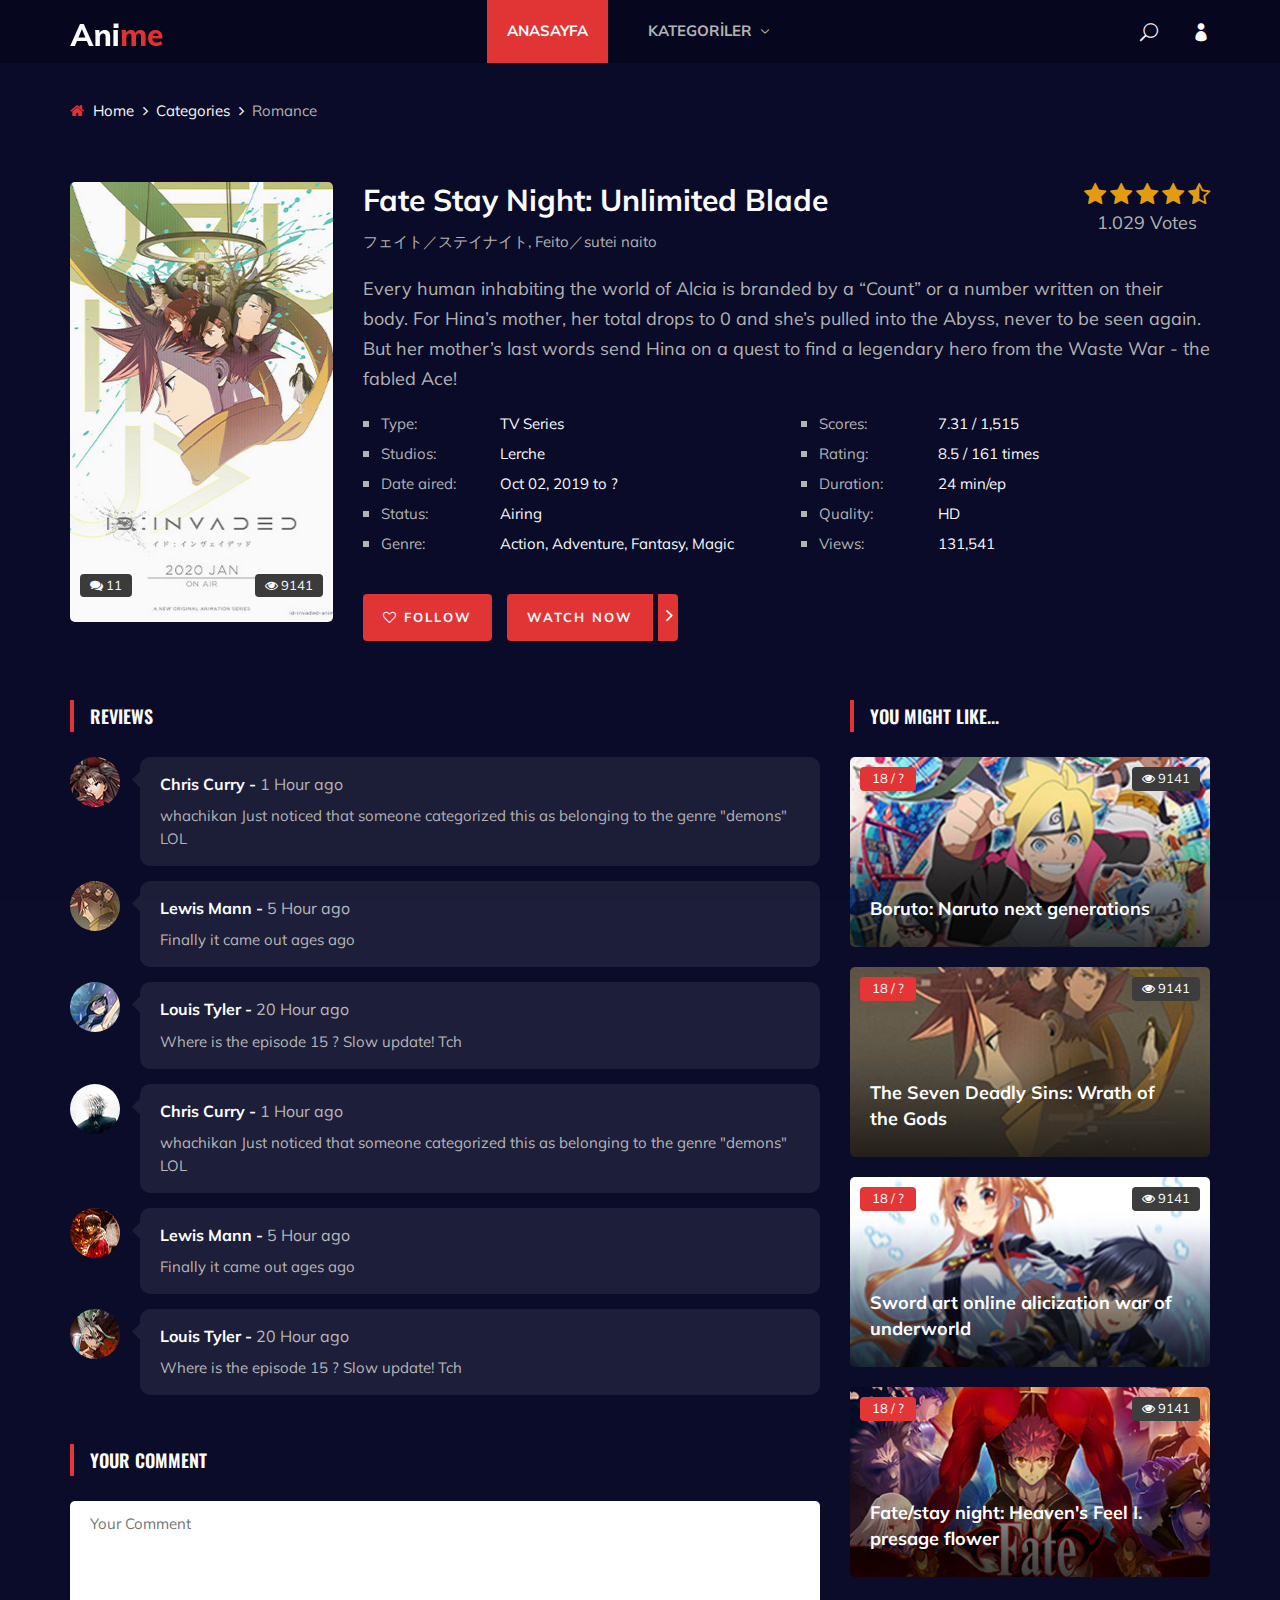
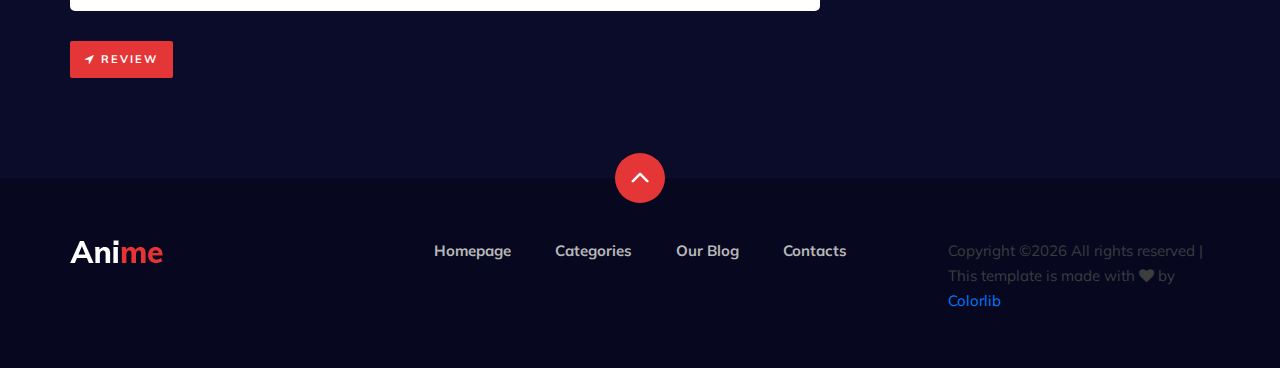
<file: filmSite/anime-details.html>
<!DOCTYPE html>
<html lang="zxx">

<head>
    <meta charset="UTF-8">
    <meta name="description" content="Anime Template">
    <meta name="keywords" content="Anime, unica, creative, html">
    <meta name="viewport" content="width=device-width, initial-scale=1.0">
    <meta http-equiv="X-UA-Compatible" content="ie=edge">
    <title>Anime | Template</title>

    <!-- Google Font -->
    <link href="https://fonts.googleapis.com/css2?family=Oswald:wght@300;400;500;600;700&display=swap" rel="stylesheet">
    <link href="https://fonts.googleapis.com/css2?family=Mulish:wght@300;400;500;600;700;800;900&display=swap"
    rel="stylesheet">

    <!-- Css Styles -->
    <link rel="stylesheet" href="css/bootstrap.min.css" type="text/css">
    <link rel="stylesheet" href="css/font-awesome.min.css" type="text/css">
    <link rel="stylesheet" href="css/elegant-icons.css" type="text/css">
    <link rel="stylesheet" href="css/plyr.css" type="text/css">
    <link rel="stylesheet" href="css/nice-select.css" type="text/css">
    <link rel="stylesheet" href="css/owl.carousel.min.css" type="text/css">
    <link rel="stylesheet" href="css/slicknav.min.css" type="text/css">
    <link rel="stylesheet" href="css/style.css" type="text/css">
</head>

<body>
    <!-- Page Preloder -->
    <div id="preloder">
        <div class="loader"></div>
    </div>

    <!-- Header Section Begin -->
    <header class="header">
        <div class="container">
            <div class="row">
                <div class="col-lg-2">
                    <div class="header__logo">
                        <a href="./index.php">
                            <img src="img/logo.png" alt="">
                        </a>
                    </div>
                </div>
                <div class="col-lg-8">
                    <div class="header__nav">
                        <nav class="header__menu mobile-menu">
                            <ul>
                                <li class="active"><a href="./index.html">ANASAYFA</a></li>
                                <li><a href="./categories.html">KATEGORİLER <span class="arrow_carrot-down"></span></a>
                                    <ul class="dropdown">
                                        <li><a href="./categories.html">Kategori</a></li>
                                        <li><a href="./anime-details.html">dizi detay</a></li>
                                        <li><a href="./anime-watching.html">dizi izle</a></li>
                                       <!--  <li><a href="./blog-details.html">Blog Details</a></li> -->
                                        <li><a href="./signup.html">Sign Up</a></li>
                                        <li><a href="./login.html">Login</a></li>
                                    </ul>
                                </li>
                                <!-- <li><a href="./blog.html">Our Blog</a></li>
                                <li><a href="#">Contacts</a></li> -->
                            </ul>
                        </nav>
                    </div>
                </div>
                <div class="col-lg-2">
                    <div class="header__right">
                        <a href="#" class="search-switch"><span class="icon_search"></span></a>
                        <a href="./login.html"><span class="icon_profile"></span></a>
                    </div>
                </div>
            </div>
            <div id="mobile-menu-wrap"></div>
        </div>
    </header>
    <!-- Header End -->

    <!-- Breadcrumb Begin -->
    <div class="breadcrumb-option">
        <div class="container">
            <div class="row">
                <div class="col-lg-12">
                    <div class="breadcrumb__links">
                        <a href="./index.html"><i class="fa fa-home"></i> Home</a>
                        <a href="./categories.html">Categories</a>
                        <span>Romance</span>
                    </div>
                </div>
            </div>
        </div>
    </div>
    <!-- Breadcrumb End -->

    <!-- Anime Section Begin -->
    <section class="anime-details spad">
        <div class="container">
            <div class="anime__details__content">
                <div class="row">
                    <div class="col-lg-3">
                        <div class="anime__details__pic set-bg" data-setbg="img/anime/details-pic.jpg">
                            <div class="comment"><i class="fa fa-comments"></i> 11</div>
                            <div class="view"><i class="fa fa-eye"></i> 9141</div>
                        </div>
                    </div>
                    <div class="col-lg-9">
                        <div class="anime__details__text">
                            <div class="anime__details__title">
                                <h3>Fate Stay Night: Unlimited Blade</h3>
                                <span>フェイト／ステイナイト, Feito／sutei naito</span>
                            </div>
                            <div class="anime__details__rating">
                                <div class="rating">
                                    <a href="#"><i class="fa fa-star"></i></a>
                                    <a href="#"><i class="fa fa-star"></i></a>
                                    <a href="#"><i class="fa fa-star"></i></a>
                                    <a href="#"><i class="fa fa-star"></i></a>
                                    <a href="#"><i class="fa fa-star-half-o"></i></a>
                                </div>
                                <span>1.029 Votes</span>
                            </div>
                            <p>Every human inhabiting the world of Alcia is branded by a “Count” or a number written on
                                their body. For Hina’s mother, her total drops to 0 and she’s pulled into the Abyss,
                                never to be seen again. But her mother’s last words send Hina on a quest to find a
                            legendary hero from the Waste War - the fabled Ace!</p>
                            <div class="anime__details__widget">
                                <div class="row">
                                    <div class="col-lg-6 col-md-6">
                                        <ul>
                                            <li><span>Type:</span> TV Series</li>
                                            <li><span>Studios:</span> Lerche</li>
                                            <li><span>Date aired:</span> Oct 02, 2019 to ?</li>
                                            <li><span>Status:</span> Airing</li>
                                            <li><span>Genre:</span> Action, Adventure, Fantasy, Magic</li>
                                        </ul>
                                    </div>
                                    <div class="col-lg-6 col-md-6">
                                        <ul>
                                            <li><span>Scores:</span> 7.31 / 1,515</li>
                                            <li><span>Rating:</span> 8.5 / 161 times</li>
                                            <li><span>Duration:</span> 24 min/ep</li>
                                            <li><span>Quality:</span> HD</li>
                                            <li><span>Views:</span> 131,541</li>
                                        </ul>
                                    </div>
                                </div>
                            </div>
                            <div class="anime__details__btn">
                                <a href="#" class="follow-btn"><i class="fa fa-heart-o"></i> Follow</a>
                                <a href="#" class="watch-btn"><span>Watch Now</span> <i
                                    class="fa fa-angle-right"></i></a>
                                </div>
                            </div>
                        </div>
                    </div>
                </div>
                <div class="row">
                    <div class="col-lg-8 col-md-8">
                        <div class="anime__details__review">
                            <div class="section-title">
                                <h5>Reviews</h5>
                            </div>
                            <div class="anime__review__item">
                                <div class="anime__review__item__pic">
                                    <img src="img/anime/review-1.jpg" alt="">
                                </div>
                                <div class="anime__review__item__text">
                                    <h6>Chris Curry - <span>1 Hour ago</span></h6>
                                    <p>whachikan Just noticed that someone categorized this as belonging to the genre
                                    "demons" LOL</p>
                                </div>
                            </div>
                            <div class="anime__review__item">
                                <div class="anime__review__item__pic">
                                    <img src="img/anime/review-2.jpg" alt="">
                                </div>
                                <div class="anime__review__item__text">
                                    <h6>Lewis Mann - <span>5 Hour ago</span></h6>
                                    <p>Finally it came out ages ago</p>
                                </div>
                            </div>
                            <div class="anime__review__item">
                                <div class="anime__review__item__pic">
                                    <img src="img/anime/review-3.jpg" alt="">
                                </div>
                                <div class="anime__review__item__text">
                                    <h6>Louis Tyler - <span>20 Hour ago</span></h6>
                                    <p>Where is the episode 15 ? Slow update! Tch</p>
                                </div>
                            </div>
                            <div class="anime__review__item">
                                <div class="anime__review__item__pic">
                                    <img src="img/anime/review-4.jpg" alt="">
                                </div>
                                <div class="anime__review__item__text">
                                    <h6>Chris Curry - <span>1 Hour ago</span></h6>
                                    <p>whachikan Just noticed that someone categorized this as belonging to the genre
                                    "demons" LOL</p>
                                </div>
                            </div>
                            <div class="anime__review__item">
                                <div class="anime__review__item__pic">
                                    <img src="img/anime/review-5.jpg" alt="">
                                </div>
                                <div class="anime__review__item__text">
                                    <h6>Lewis Mann - <span>5 Hour ago</span></h6>
                                    <p>Finally it came out ages ago</p>
                                </div>
                            </div>
                            <div class="anime__review__item">
                                <div class="anime__review__item__pic">
                                    <img src="img/anime/review-6.jpg" alt="">
                                </div>
                                <div class="anime__review__item__text">
                                    <h6>Louis Tyler - <span>20 Hour ago</span></h6>
                                    <p>Where is the episode 15 ? Slow update! Tch</p>
                                </div>
                            </div>
                        </div>
                        <div class="anime__details__form">
                            <div class="section-title">
                                <h5>Your Comment</h5>
                            </div>
                            <form action="#">
                                <textarea placeholder="Your Comment"></textarea>
                                <button type="submit"><i class="fa fa-location-arrow"></i> Review</button>
                            </form>
                        </div>
                    </div>
                    <div class="col-lg-4 col-md-4">
                        <div class="anime__details__sidebar">
                            <div class="section-title">
                                <h5>you might like...</h5>
                            </div>
                            <div class="product__sidebar__view__item set-bg" data-setbg="img/sidebar/tv-1.jpg">
                                <div class="ep">18 / ?</div>
                                <div class="view"><i class="fa fa-eye"></i> 9141</div>
                                <h5><a href="#">Boruto: Naruto next generations</a></h5>
                            </div>
                            <div class="product__sidebar__view__item set-bg" data-setbg="img/sidebar/tv-2.jpg">
                                <div class="ep">18 / ?</div>
                                <div class="view"><i class="fa fa-eye"></i> 9141</div>
                                <h5><a href="#">The Seven Deadly Sins: Wrath of the Gods</a></h5>
                            </div>
                            <div class="product__sidebar__view__item set-bg" data-setbg="img/sidebar/tv-3.jpg">
                                <div class="ep">18 / ?</div>
                                <div class="view"><i class="fa fa-eye"></i> 9141</div>
                                <h5><a href="#">Sword art online alicization war of underworld</a></h5>
                            </div>
                            <div class="product__sidebar__view__item set-bg" data-setbg="img/sidebar/tv-4.jpg">
                                <div class="ep">18 / ?</div>
                                <div class="view"><i class="fa fa-eye"></i> 9141</div>
                                <h5><a href="#">Fate/stay night: Heaven's Feel I. presage flower</a></h5>
                            </div>
                        </div>
                    </div>
                </div>
            </div>
        </section>
        <!-- Anime Section End -->

        <!-- Footer Section Begin -->
        <footer class="footer">
            <div class="page-up">
                <a href="#" id="scrollToTopButton"><span class="arrow_carrot-up"></span></a>
            </div>
            <div class="container">
                <div class="row">
                    <div class="col-lg-3">
                        <div class="footer__logo">
                            <a href="./index.html"><img src="img/logo.png" alt=""></a>
                        </div>
                    </div>
                    <div class="col-lg-6">
                        <div class="footer__nav">
                            <ul>
                                <li class="active"><a href="./index.html">Homepage</a></li>
                                <li><a href="./categories.html">Categories</a></li>
                                <li><a href="./blog.html">Our Blog</a></li>
                                <li><a href="#">Contacts</a></li>
                            </ul>
                        </div>
                    </div>
                    <div class="col-lg-3">
                        <p><!-- Link back to Colorlib can't be removed. Template is licensed under CC BY 3.0. -->
                          Copyright &copy;<script>document.write(new Date().getFullYear());</script> All rights reserved | This template is made with <i class="fa fa-heart" aria-hidden="true"></i> by <a href="https://colorlib.com" target="_blank">Colorlib</a>
                          <!-- Link back to Colorlib can't be removed. Template is licensed under CC BY 3.0. --></p>

                      </div>
                  </div>
              </div>
          </footer>
          <!-- Footer Section End -->

          <!-- Search model Begin -->
          <div class="search-model">
            <div class="h-100 d-flex align-items-center justify-content-center">
                <div class="search-close-switch"><i class="icon_close"></i></div>
                <form class="search-model-form">
                    <input type="text" id="search-input" placeholder="Search here.....">
                </form>
            </div>
        </div>
        <!-- Search model end -->

        <!-- Js Plugins -->
        <script src="js/jquery-3.3.1.min.js"></script>
        <script src="js/bootstrap.min.js"></script>
        <script src="js/player.js"></script>
        <script src="js/jquery.nice-select.min.js"></script>
        <script src="js/mixitup.min.js"></script>
        <script src="js/jquery.slicknav.js"></script>
        <script src="js/owl.carousel.min.js"></script>
        <script src="js/main.js"></script>

    </body>

    </html>
</file>
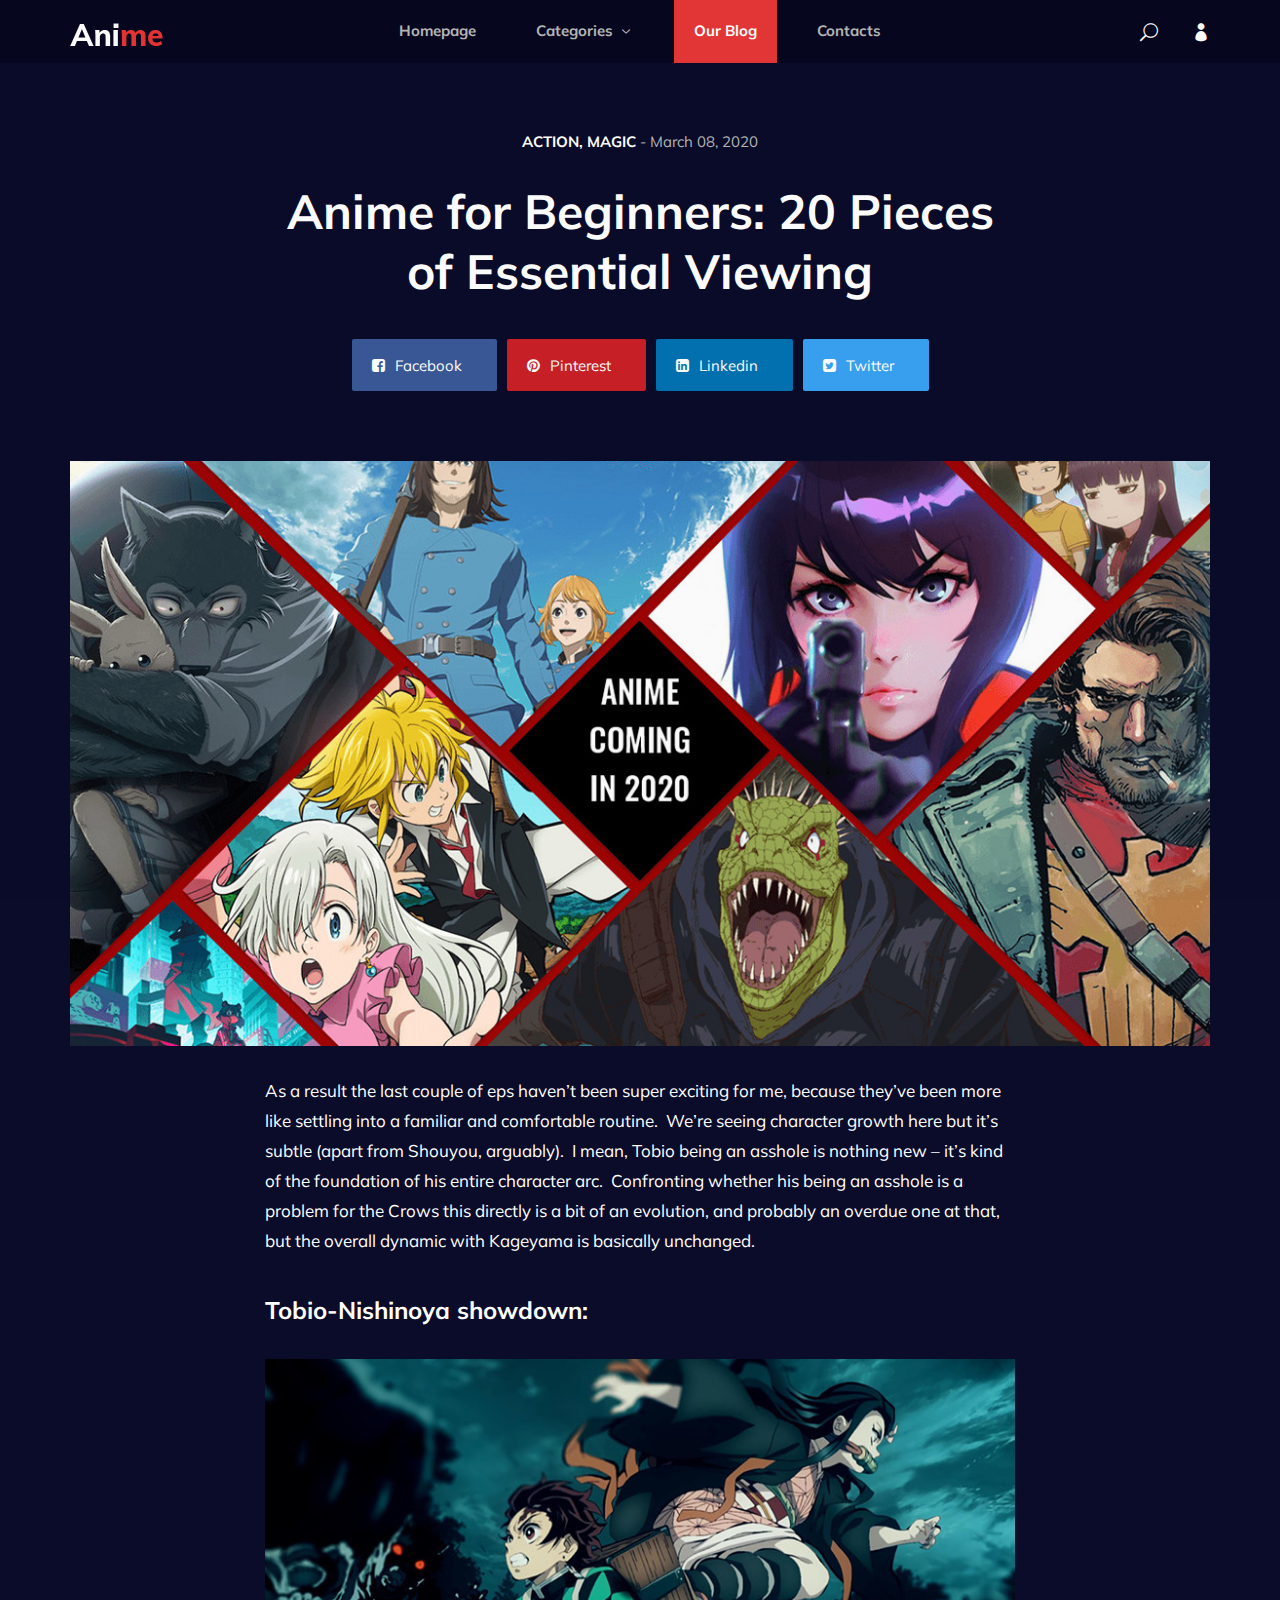
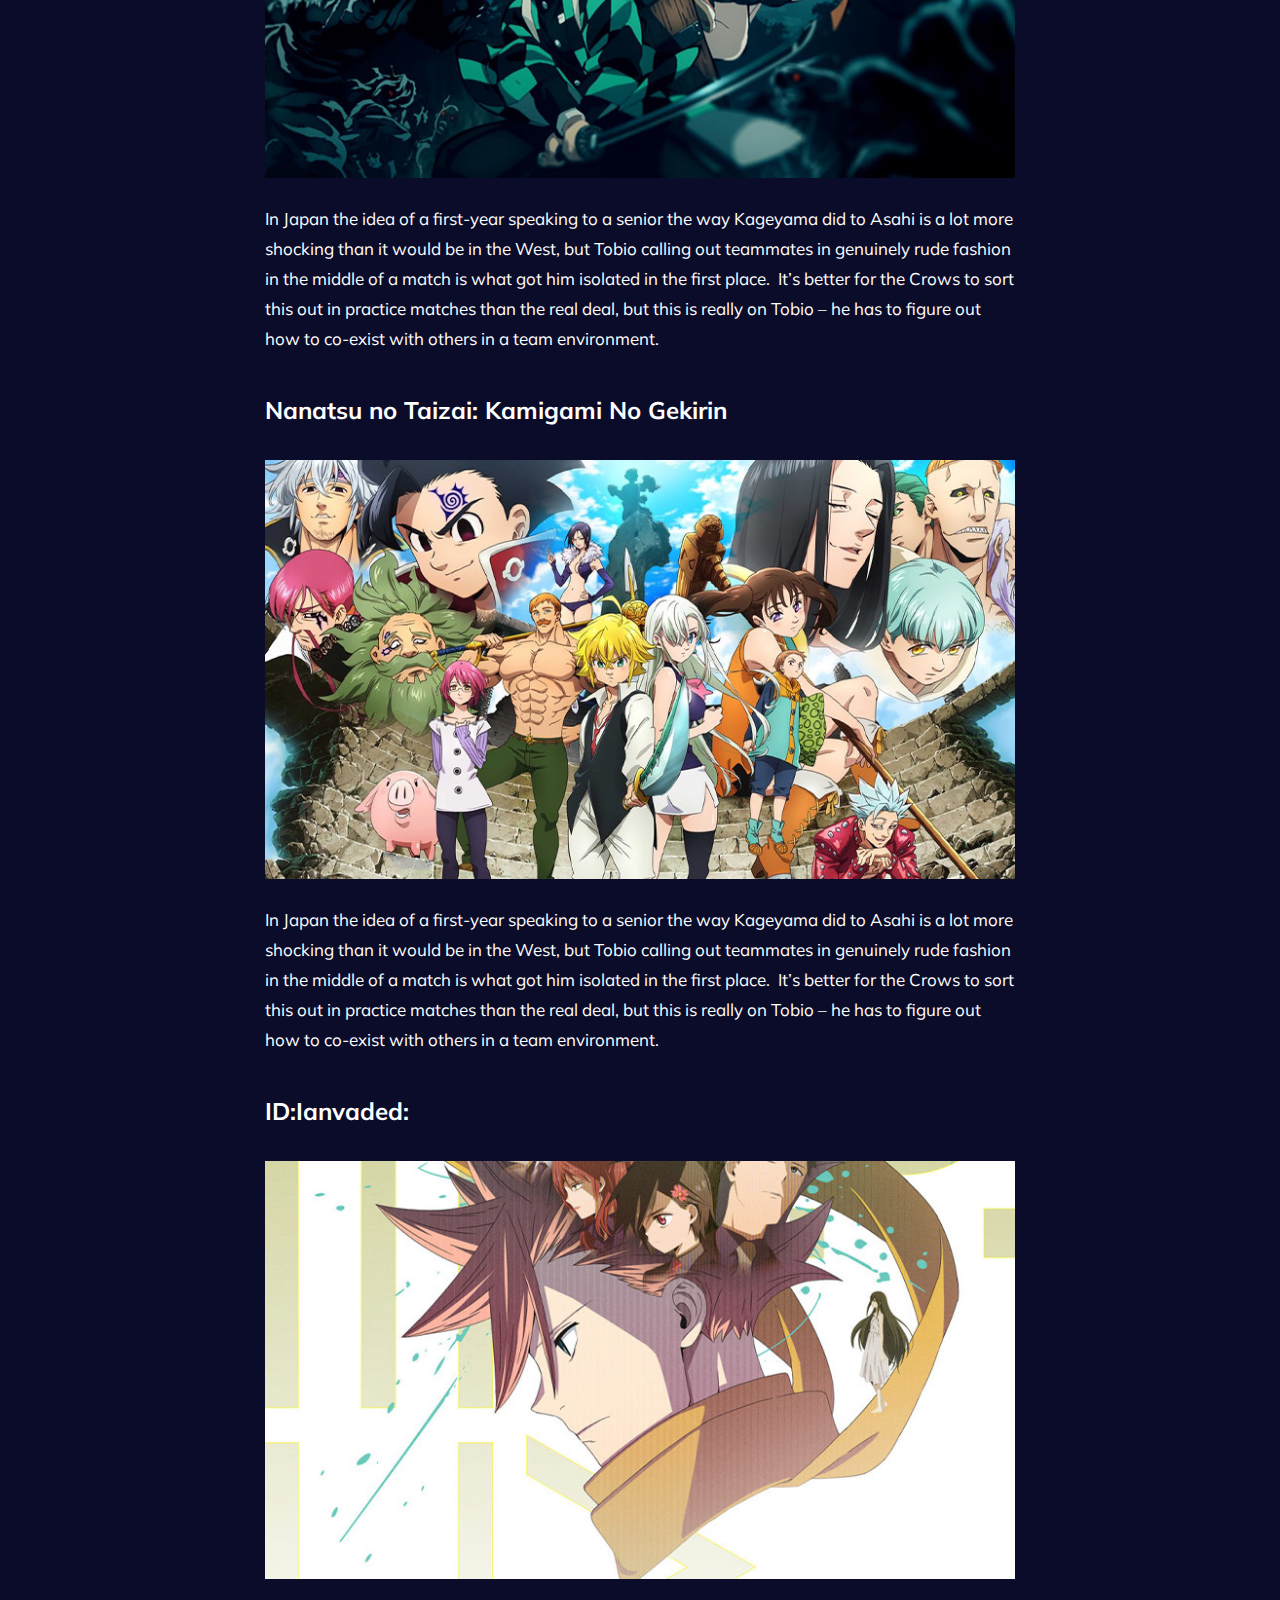
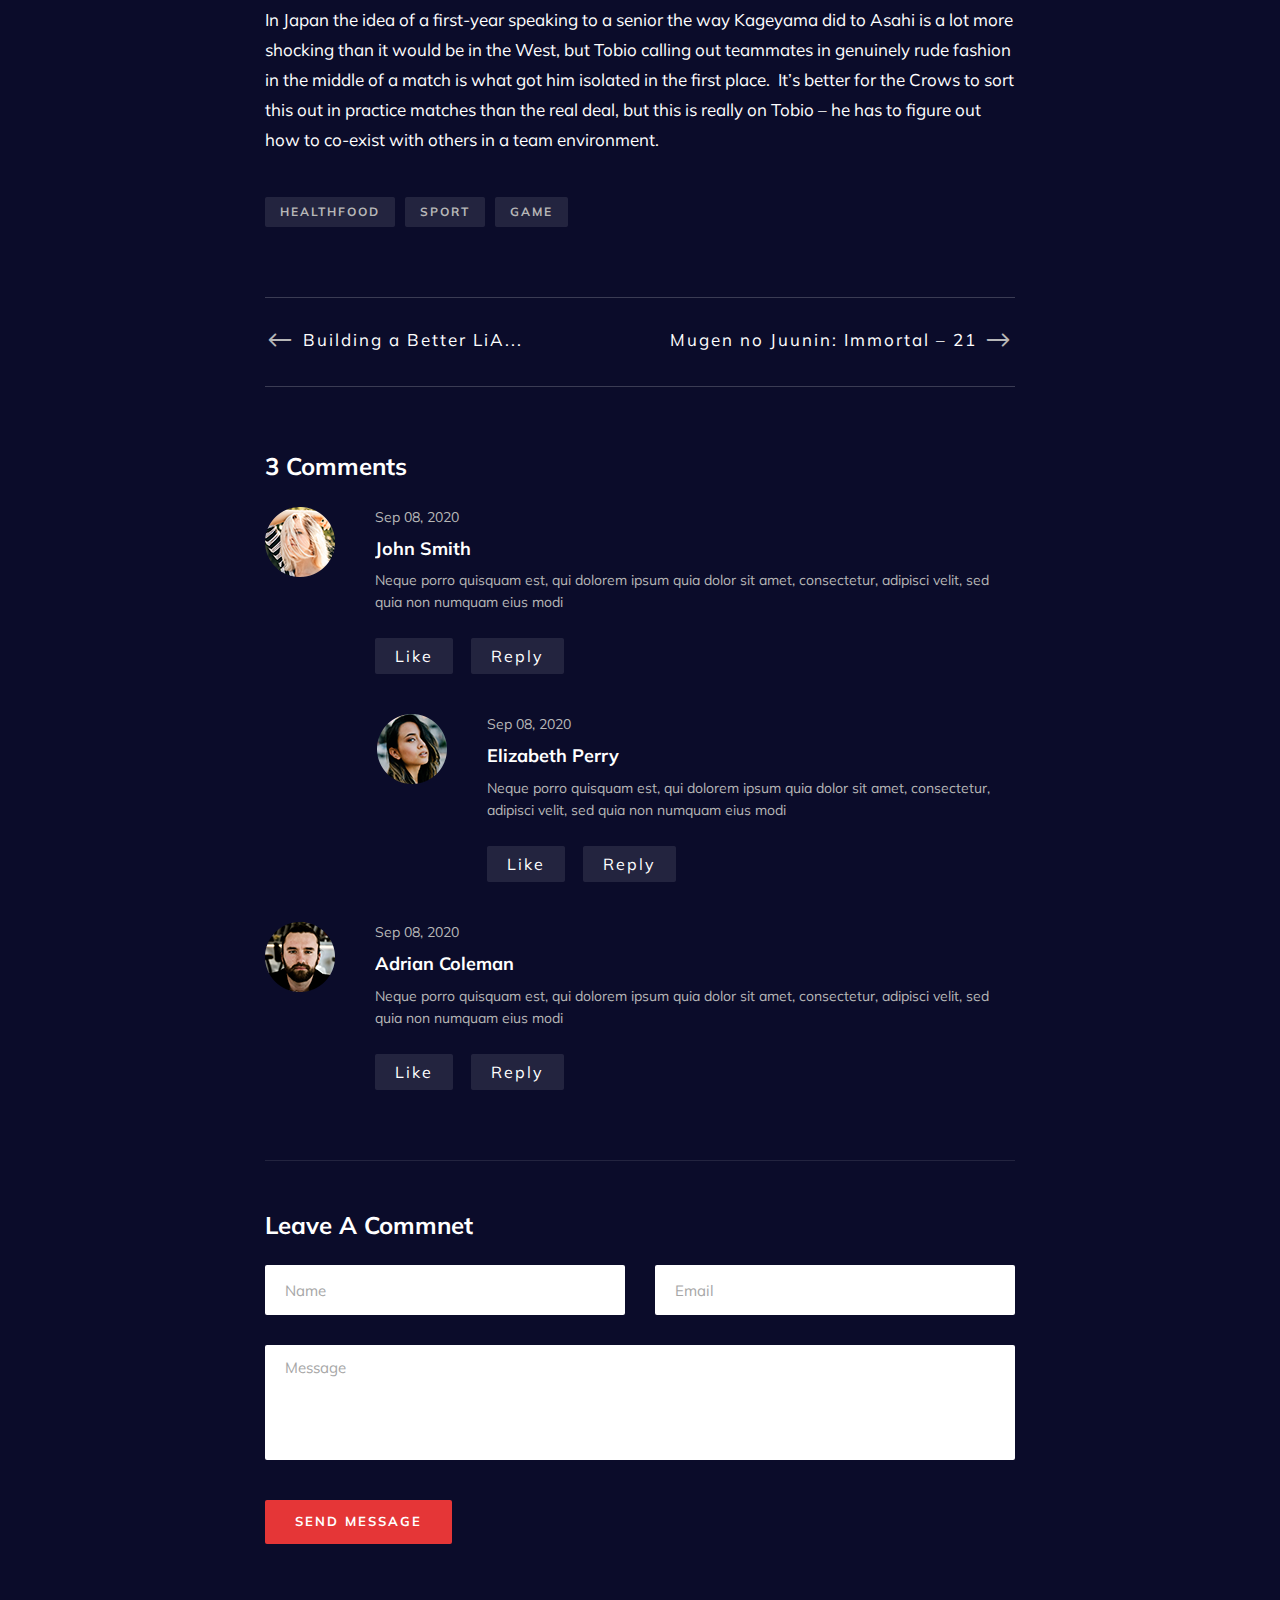
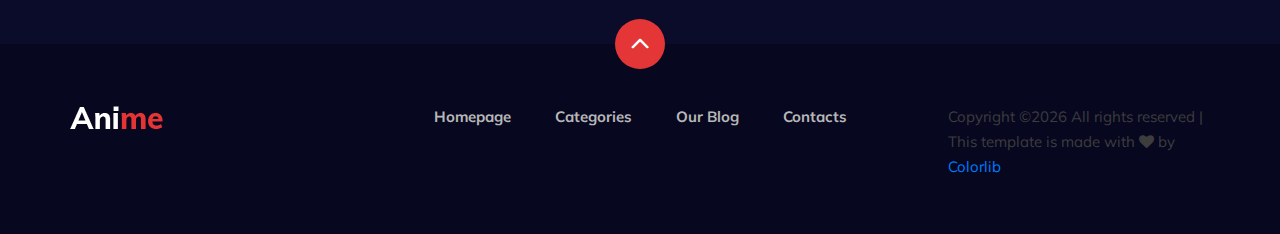
<file: filmSite/blog-details.html>
<!DOCTYPE html>
<html lang="zxx">

<head>
    <meta charset="UTF-8">
    <meta name="description" content="Anime Template">
    <meta name="keywords" content="Anime, unica, creative, html">
    <meta name="viewport" content="width=device-width, initial-scale=1.0">
    <meta http-equiv="X-UA-Compatible" content="ie=edge">
    <title>Anime | Template</title>

    <!-- Google Font -->
    <link href="https://fonts.googleapis.com/css2?family=Oswald:wght@300;400;500;600;700&display=swap" rel="stylesheet">
    <link href="https://fonts.googleapis.com/css2?family=Mulish:wght@300;400;500;600;700;800;900&display=swap"
    rel="stylesheet">

    <!-- Css Styles -->
    <link rel="stylesheet" href="css/bootstrap.min.css" type="text/css">
    <link rel="stylesheet" href="css/font-awesome.min.css" type="text/css">
    <link rel="stylesheet" href="css/elegant-icons.css" type="text/css">
    <link rel="stylesheet" href="css/plyr.css" type="text/css">
    <link rel="stylesheet" href="css/nice-select.css" type="text/css">
    <link rel="stylesheet" href="css/owl.carousel.min.css" type="text/css">
    <link rel="stylesheet" href="css/slicknav.min.css" type="text/css">
    <link rel="stylesheet" href="css/style.css" type="text/css">
</head>

<body>
    <!-- Page Preloder -->
    <div id="preloder">
        <div class="loader"></div>
    </div>

    <!-- Header Section Begin -->
    <header class="header">
        <div class="container">
            <div class="row">
                <div class="col-lg-2">
                    <div class="header__logo">
                        <a href="./index.html">
                            <img src="img/logo.png" alt="">
                        </a>
                    </div>
                </div>
                <div class="col-lg-8">
                    <div class="header__nav">
                        <nav class="header__menu mobile-menu">
                            <ul>
                                <li><a href="./index.html">Homepage</a></li>
                                <li><a href="./categories.html">Categories <span class="arrow_carrot-down"></span></a>
                                    <ul class="dropdown">
                                        <li><a href="./categories.html">Categories</a></li>
                                        <li><a href="./anime-details.html">Anime Details</a></li>
                                        <li><a href="./anime-watching.html">Anime Watching</a></li>
                                        <li><a href="./blog-details.html">Blog Details</a></li>
                                        <li><a href="./signup.html">Sign Up</a></li>
                                        <li><a href="./login.html">Login</a></li>
                                    </ul>
                                </li>
                                <li class="active"><a href="./blog.html">Our Blog</a></li>
                                <li><a href="#">Contacts</a></li>
                            </ul>
                        </nav>
                    </div>
                </div>
                <div class="col-lg-2">
                    <div class="header__right">
                        <a href="#" class="search-switch"><span class="icon_search"></span></a>
                        <a href="./login.html"><span class="icon_profile"></span></a>
                    </div>
                </div>
            </div>
            <div id="mobile-menu-wrap"></div>
        </div>
    </header>
    <!-- Header End -->

    <!-- Blog Details Section Begin -->
    <section class="blog-details spad">
        <div class="container">
            <div class="row d-flex justify-content-center">
                <div class="col-lg-8">
                    <div class="blog__details__title">
                        <h6>Action, Magic <span>- March 08, 2020</span></h6>
                        <h2>Anime for Beginners: 20 Pieces of Essential Viewing</h2>
                        <div class="blog__details__social">
                            <a href="#" class="facebook"><i class="fa fa-facebook-square"></i> Facebook</a>
                            <a href="#" class="pinterest"><i class="fa fa-pinterest"></i> Pinterest</a>
                            <a href="#" class="linkedin"><i class="fa fa-linkedin-square"></i> Linkedin</a>
                            <a href="#" class="twitter"><i class="fa fa-twitter-square"></i> Twitter</a>
                        </div>
                    </div>
                </div>
                <div class="col-lg-12">
                    <div class="blog__details__pic">
                        <img src="img/blog/details/blog-details-pic.jpg" alt="">
                    </div>
                </div>
                <div class="col-lg-8">
                    <div class="blog__details__content">
                        <div class="blog__details__text">
                            <p>As a result the last couple of eps haven’t been super exciting for me, because they’ve
                                been more like settling into a familiar and comfortable routine.  We’re seeing character
                                growth here but it’s subtle (apart from Shouyou, arguably).  I mean, Tobio being an
                                asshole is nothing new – it’s kind of the foundation of his entire character arc. 
                                Confronting whether his being an asshole is a problem for the Crows this directly is a
                                bit of an evolution, and probably an overdue one at that, but the overall dynamic with
                            Kageyama is basically unchanged.</p>
                        </div>
                        <div class="blog__details__item__text">
                            <h4>Tobio-Nishinoya showdown:</h4>
                            <img src="img/blog/details/bd-item-1.jpg" alt="">
                            <p>In Japan the idea of a first-year speaking to a senior the way Kageyama did to Asahi is a
                                lot more shocking than it would be in the West, but Tobio calling out teammates in
                                genuinely rude fashion in the middle of a match is what got him isolated in the first
                                place.  It’s better for the Crows to sort this out in practice matches than the real
                                deal, but this is really on Tobio – he has to figure out how to co-exist with others in
                            a team environment.</p>
                        </div>
                        <div class="blog__details__item__text">
                            <h4>Nanatsu no Taizai: Kamigami No Gekirin</h4>
                            <img src="img/blog/details/bd-item-2.jpg" alt="">
                            <p>In Japan the idea of a first-year speaking to a senior the way Kageyama did to Asahi is a
                                lot more shocking than it would be in the West, but Tobio calling out teammates in
                                genuinely rude fashion in the middle of a match is what got him isolated in the first
                                place.  It’s better for the Crows to sort this out in practice matches than the real
                                deal, but this is really on Tobio – he has to figure out how to co-exist with others in
                            a team environment.</p>
                        </div>
                        <div class="blog__details__item__text">
                            <h4>ID:Ianvaded:</h4>
                            <img src="img/blog/details/bd-item-3.jpg" alt="">
                            <p>In Japan the idea of a first-year speaking to a senior the way Kageyama did to Asahi is a
                                lot more shocking than it would be in the West, but Tobio calling out teammates in
                                genuinely rude fashion in the middle of a match is what got him isolated in the first
                                place.  It’s better for the Crows to sort this out in practice matches than the real
                                deal, but this is really on Tobio – he has to figure out how to co-exist with others in
                            a team environment.</p>
                        </div>
                        <div class="blog__details__tags">
                            <a href="#">Healthfood</a>
                            <a href="#">Sport</a>
                            <a href="#">Game</a>
                        </div>
                        <div class="blog__details__btns">
                            <div class="row">
                                <div class="col-lg-6">
                                    <div class="blog__details__btns__item">
                                        <h5><a href="#"><span class="arrow_left"></span> Building a Better LiA...</a>
                                        </h5>
                                    </div>
                                </div>
                                <div class="col-lg-6">
                                    <div class="blog__details__btns__item next__btn">
                                        <h5><a href="#">Mugen no Juunin: Immortal – 21 <span
                                            class="arrow_right"></span></a></h5>
                                        </div>
                                    </div>
                                </div>
                            </div>
                            <div class="blog__details__comment">
                                <h4>3 Comments</h4>
                                <div class="blog__details__comment__item">
                                    <div class="blog__details__comment__item__pic">
                                        <img src="img/blog/details/comment-1.png" alt="">
                                    </div>
                                    <div class="blog__details__comment__item__text">
                                        <span>Sep 08, 2020</span>
                                        <h5>John Smith</h5>
                                        <p>Neque porro quisquam est, qui dolorem ipsum quia dolor sit amet, consectetur,
                                        adipisci velit, sed quia non numquam eius modi</p>
                                        <a href="#">Like</a>
                                        <a href="#">Reply</a>
                                    </div>
                                </div>
                                <div class="blog__details__comment__item blog__details__comment__item--reply">
                                    <div class="blog__details__comment__item__pic">
                                        <img src="img/blog/details/comment-2.png" alt="">
                                    </div>
                                    <div class="blog__details__comment__item__text">
                                        <span>Sep 08, 2020</span>
                                        <h5>Elizabeth Perry</h5>
                                        <p>Neque porro quisquam est, qui dolorem ipsum quia dolor sit amet, consectetur,
                                        adipisci velit, sed quia non numquam eius modi</p>
                                        <a href="#">Like</a>
                                        <a href="#">Reply</a>
                                    </div>
                                </div>
                                <div class="blog__details__comment__item">
                                    <div class="blog__details__comment__item__pic">
                                        <img src="img/blog/details/comment-3.png" alt="">
                                    </div>
                                    <div class="blog__details__comment__item__text">
                                        <span>Sep 08, 2020</span>
                                        <h5>Adrian Coleman</h5>
                                        <p>Neque porro quisquam est, qui dolorem ipsum quia dolor sit amet, consectetur,
                                        adipisci velit, sed quia non numquam eius modi</p>
                                        <a href="#">Like</a>
                                        <a href="#">Reply</a>
                                    </div>
                                </div>
                            </div>
                            <div class="blog__details__form">
                                <h4>Leave A Commnet</h4>
                                <form action="#">
                                    <div class="row">
                                        <div class="col-lg-6 col-md-6 col-sm-6">
                                            <input type="text" placeholder="Name">
                                        </div>
                                        <div class="col-lg-6 col-md-6 col-sm-6">
                                            <input type="text" placeholder="Email">
                                        </div>
                                        <div class="col-lg-12">
                                            <textarea placeholder="Message"></textarea>
                                            <button type="submit" class="site-btn">Send Message</button>
                                        </div>
                                    </div>
                                </form>
                            </div>
                        </div>
                    </div>
                </div>
            </div>
        </section>
        <!-- Blog Details Section End -->

        <!-- Footer Section Begin -->
        <footer class="footer">
            <div class="page-up">
                <a href="#" id="scrollToTopButton"><span class="arrow_carrot-up"></span></a>
            </div>
            <div class="container">
                <div class="row">
                    <div class="col-lg-3">
                        <div class="footer__logo">
                            <a href="./index.html"><img src="img/logo.png" alt=""></a>
                        </div>
                    </div>
                    <div class="col-lg-6">
                        <div class="footer__nav">
                            <ul>
                                <li class="active"><a href="./index.html">Homepage</a></li>
                                <li><a href="./categories.html">Categories</a></li>
                                <li><a href="./blog.html">Our Blog</a></li>
                                <li><a href="#">Contacts</a></li>
                            </ul>
                        </div>
                    </div>
                    <div class="col-lg-3">
                        <p><!-- Link back to Colorlib can't be removed. Template is licensed under CC BY 3.0. -->
                          Copyright &copy;<script>document.write(new Date().getFullYear());</script> All rights reserved | This template is made with <i class="fa fa-heart" aria-hidden="true"></i> by <a href="https://colorlib.com" target="_blank">Colorlib</a>
                          <!-- Link back to Colorlib can't be removed. Template is licensed under CC BY 3.0. --></p>

                      </div>
                  </div>
              </div>
          </footer>
          <!-- Footer Section End -->

          <!-- Search model Begin -->
          <div class="search-model">
            <div class="h-100 d-flex align-items-center justify-content-center">
                <div class="search-close-switch"><i class="icon_close"></i></div>
                <form class="search-model-form">
                    <input type="text" id="search-input" placeholder="Search here.....">
                </form>
            </div>
        </div>
        <!-- Search model end -->

        <!-- Js Plugins -->
        <script src="js/jquery-3.3.1.min.js"></script>
        <script src="js/bootstrap.min.js"></script>
        <script src="js/player.js"></script>
        <script src="js/jquery.nice-select.min.js"></script>
        <script src="js/mixitup.min.js"></script>
        <script src="js/jquery.slicknav.js"></script>
        <script src="js/owl.carousel.min.js"></script>
        <script src="js/main.js"></script>

    </body>

    </html>
</file>
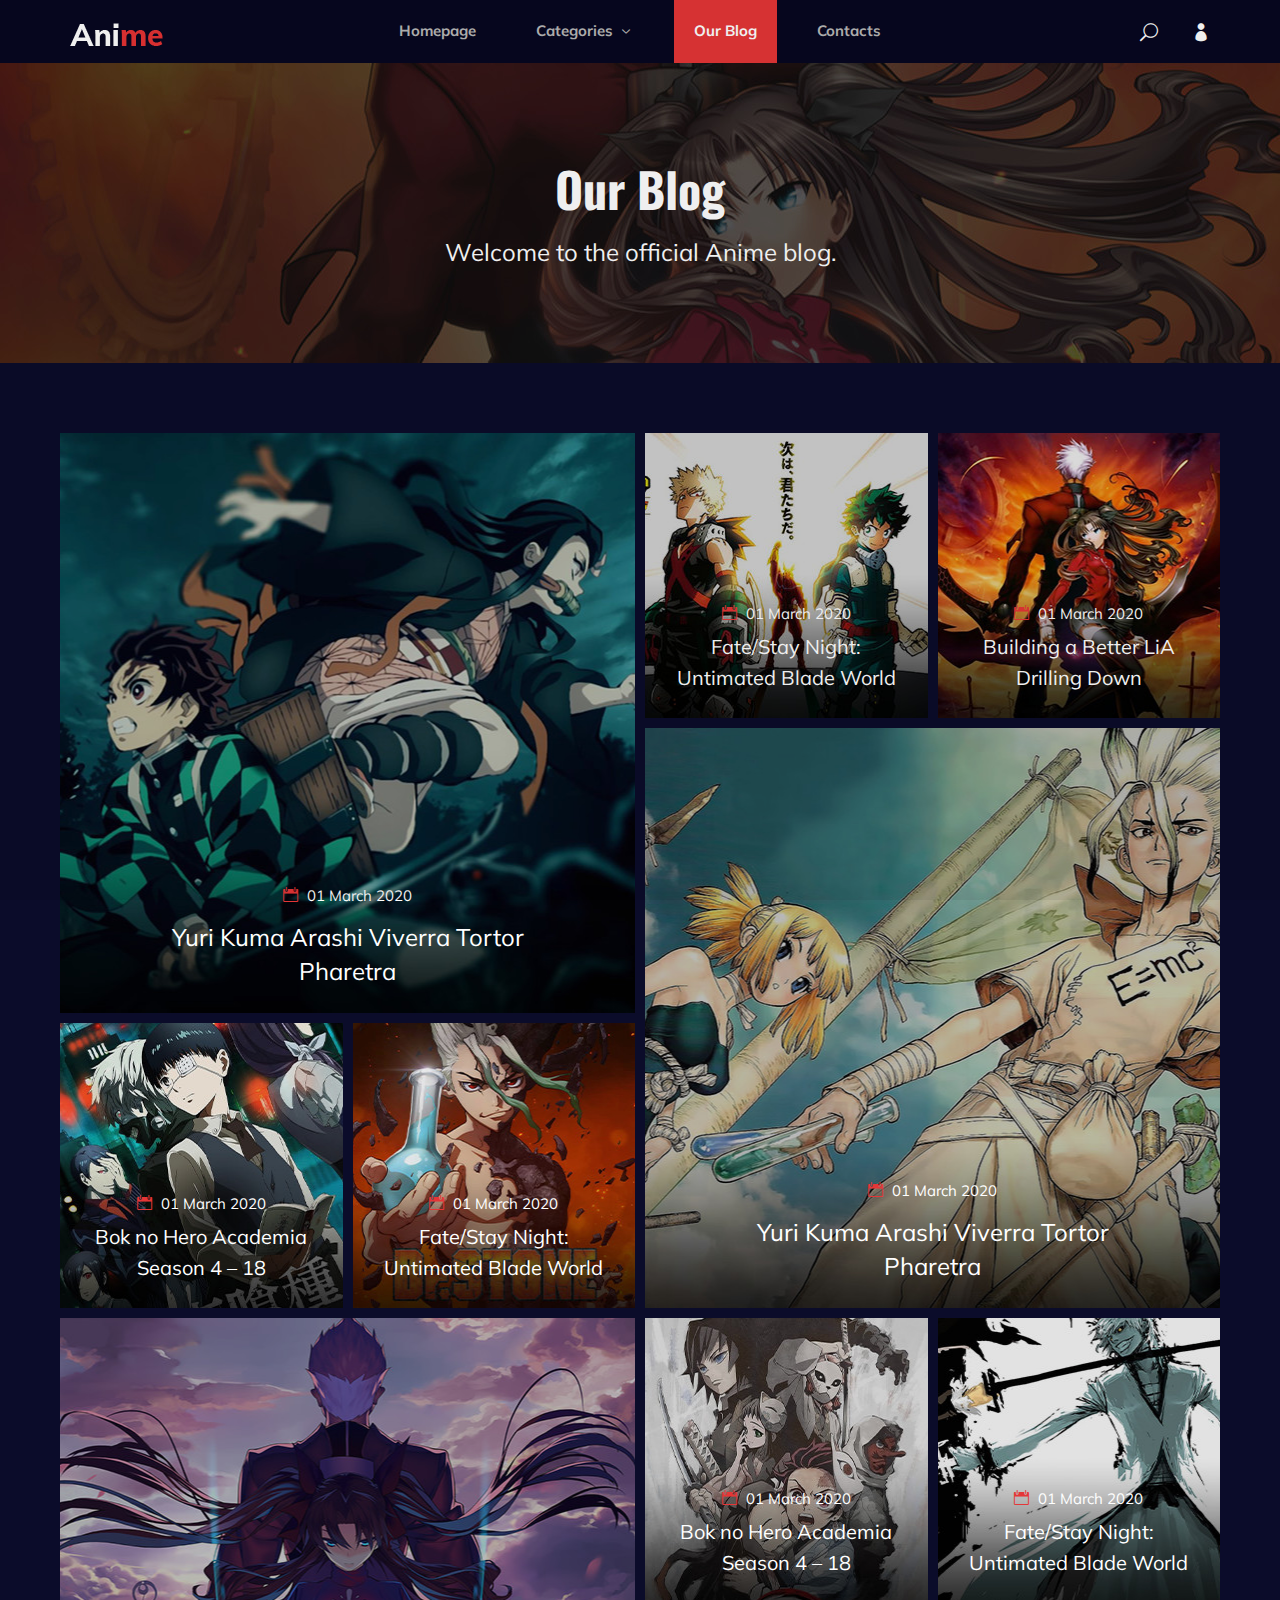
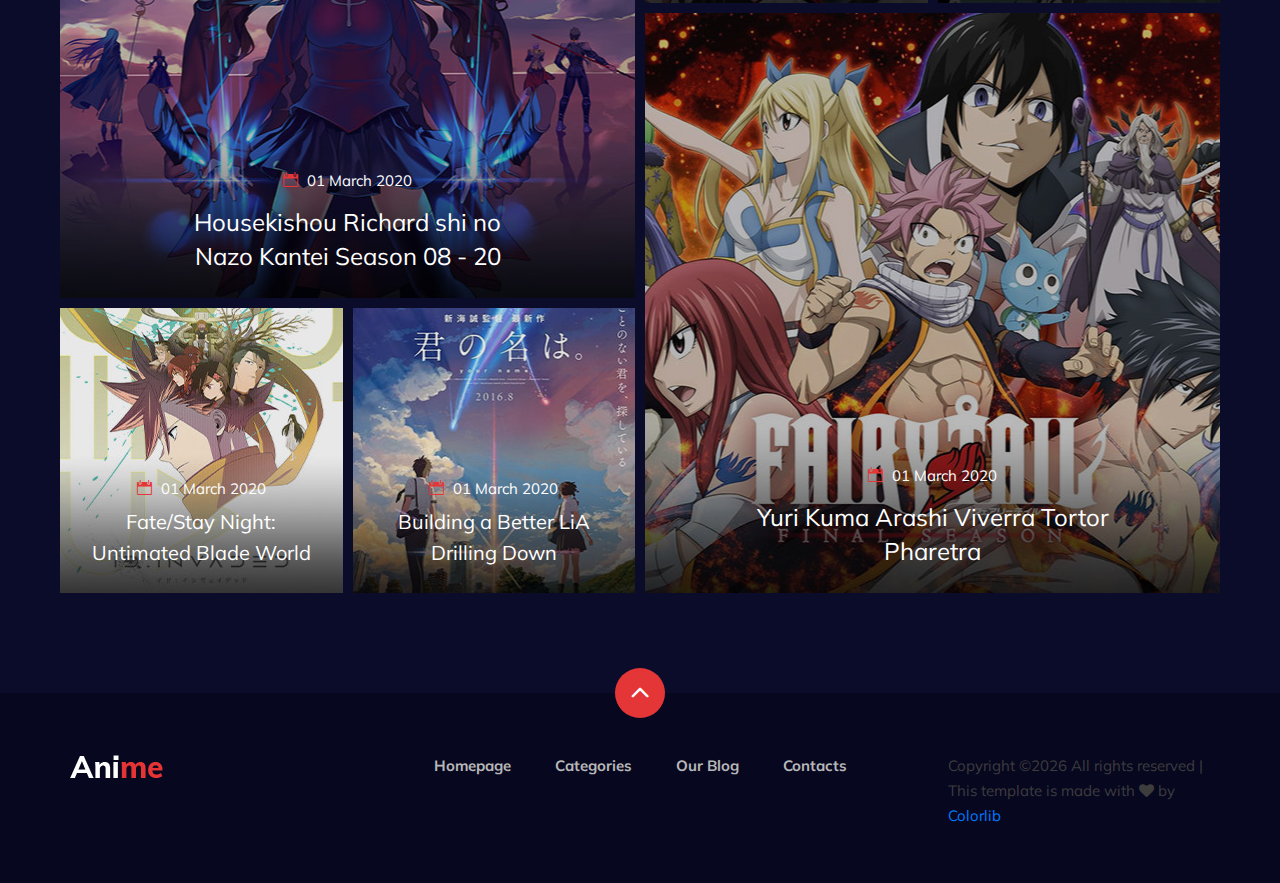
<file: filmSite/blog.html>
<!DOCTYPE html>
<html lang="zxx">

<head>
    <meta charset="UTF-8">
    <meta name="description" content="Anime Template">
    <meta name="keywords" content="Anime, unica, creative, html">
    <meta name="viewport" content="width=device-width, initial-scale=1.0">
    <meta http-equiv="X-UA-Compatible" content="ie=edge">
    <title>Anime | Template</title>

    <!-- Google Font -->
    <link href="https://fonts.googleapis.com/css2?family=Oswald:wght@300;400;500;600;700&display=swap" rel="stylesheet">
    <link href="https://fonts.googleapis.com/css2?family=Mulish:wght@300;400;500;600;700;800;900&display=swap"
    rel="stylesheet">

    <!-- Css Styles -->
    <link rel="stylesheet" href="css/bootstrap.min.css" type="text/css">
    <link rel="stylesheet" href="css/font-awesome.min.css" type="text/css">
    <link rel="stylesheet" href="css/elegant-icons.css" type="text/css">
    <link rel="stylesheet" href="css/plyr.css" type="text/css">
    <link rel="stylesheet" href="css/nice-select.css" type="text/css">
    <link rel="stylesheet" href="css/owl.carousel.min.css" type="text/css">
    <link rel="stylesheet" href="css/slicknav.min.css" type="text/css">
    <link rel="stylesheet" href="css/style.css" type="text/css">
</head>

<body>
    <!-- Page Preloder -->
    <div id="preloder">
        <div class="loader"></div>
    </div>

    <!-- Header Section Begin -->
    <header class="header">
        <div class="container">
            <div class="row">
                <div class="col-lg-2">
                    <div class="header__logo">
                        <a href="./index.html">
                            <img src="img/logo.png" alt="">
                        </a>
                    </div>
                </div>
                <div class="col-lg-8">
                    <div class="header__nav">
                        <nav class="header__menu mobile-menu">
                            <ul>
                                <li><a href="./index.html">Homepage</a></li>
                                <li><a href="./categories.html">Categories <span class="arrow_carrot-down"></span></a>
                                    <ul class="dropdown">
                                        <li><a href="./categories.html">Categories</a></li>
                                        <li><a href="./anime-details.html">Anime Details</a></li>
                                        <li><a href="./anime-watching.html">Anime Watching</a></li>
                                        <li><a href="./blog-details.html">Blog Details</a></li>
                                        <li><a href="./signup.html">Sign Up</a></li>
                                        <li><a href="./login.html">Login</a></li>
                                    </ul>
                                </li>
                                <li class="active"><a href="./blog.html">Our Blog</a></li>
                                <li><a href="#">Contacts</a></li>
                            </ul>
                        </nav>
                    </div>
                </div>
                <div class="col-lg-2">
                    <div class="header__right">
                        <a href="#" class="search-switch"><span class="icon_search"></span></a>
                        <a href="./login.html"><span class="icon_profile"></span></a>
                    </div>
                </div>
            </div>
            <div id="mobile-menu-wrap"></div>
        </div>
    </header>
    <!-- Header End -->

    <!-- Normal Breadcrumb Begin -->
    <section class="normal-breadcrumb set-bg" data-setbg="img/normal-breadcrumb.jpg">
        <div class="container">
            <div class="row">
                <div class="col-lg-12 text-center">
                    <div class="normal__breadcrumb__text">
                        <h2>Our Blog</h2>
                        <p>Welcome to the official Anime blog.</p>
                    </div>
                </div>
            </div>
        </div>
    </section>
    <!-- Normal Breadcrumb End -->

    <!-- Blog Section Begin -->
    <section class="blog spad">
        <div class="container">
            <div class="row">
                <div class="col-lg-6">
                    <div class="row">
                        <div class="col-lg-12">
                            <div class="blog__item set-bg" data-setbg="img/blog/blog-1.jpg">
                                <div class="blog__item__text">
                                    <p><span class="icon_calendar"></span> 01 March 2020</p>
                                    <h4><a href="#">Yuri Kuma Arashi Viverra Tortor Pharetra</a></h4>
                                </div>
                            </div>
                        </div>
                        <div class="col-lg-6 col-md-6 col-sm-6">
                            <div class="blog__item small__item set-bg" data-setbg="img/blog/blog-4.jpg">
                                <div class="blog__item__text">
                                    <p><span class="icon_calendar"></span> 01 March 2020</p>
                                    <h4><a href="#">Bok no Hero Academia Season 4 – 18</a></h4>
                                </div>
                            </div>
                        </div>
                        <div class="col-lg-6 col-md-6 col-sm-6">
                            <div class="blog__item small__item set-bg" data-setbg="img/blog/blog-5.jpg">
                                <div class="blog__item__text">
                                    <p><span class="icon_calendar"></span> 01 March 2020</p>
                                    <h4><a href="#">Fate/Stay Night: Untimated Blade World</a></h4>
                                </div>
                            </div>
                        </div>
                        <div class="col-lg-12">
                            <div class="blog__item set-bg" data-setbg="img/blog/blog-7.jpg">
                                <div class="blog__item__text">
                                    <p><span class="icon_calendar"></span> 01 March 2020</p>
                                    <h4><a href="#">Housekishou Richard shi no Nazo Kantei Season 08 - 20</a></h4>
                                </div>
                            </div>
                        </div>
                        <div class="col-lg-6 col-md-6 col-sm-6">
                            <div class="blog__item small__item set-bg" data-setbg="img/blog/blog-10.jpg">
                                <div class="blog__item__text">
                                    <p><span class="icon_calendar"></span> 01 March 2020</p>
                                    <h4><a href="#">Fate/Stay Night: Untimated Blade World</a></h4>
                                </div>
                            </div>
                        </div>
                        <div class="col-lg-6 col-md-6 col-sm-6">
                            <div class="blog__item small__item set-bg" data-setbg="img/blog/blog-11.jpg">
                                <div class="blog__item__text">
                                    <p><span class="icon_calendar"></span> 01 March 2020</p>
                                    <h4><a href="#">Building a Better LiA Drilling Down</a></h4>
                                </div>
                            </div>
                        </div>
                    </div>
                </div>
                <div class="col-lg-6">
                    <div class="row">
                        <div class="col-lg-6 col-md-6 col-sm-6">
                            <div class="blog__item small__item set-bg" data-setbg="img/blog/blog-2.jpg">
                                <div class="blog__item__text">
                                    <p><span class="icon_calendar"></span> 01 March 2020</p>
                                    <h4><a href="#">Fate/Stay Night: Untimated Blade World</a></h4>
                                </div>
                            </div>
                        </div>
                        <div class="col-lg-6 col-md-6 col-sm-6">
                            <div class="blog__item small__item set-bg" data-setbg="img/blog/blog-3.jpg">
                                <div class="blog__item__text">
                                    <p><span class="icon_calendar"></span> 01 March 2020</p>
                                    <h4><a href="#">Building a Better LiA Drilling Down</a></h4>
                                </div>
                            </div>
                        </div>
                        <div class="col-lg-12">
                            <div class="blog__item set-bg" data-setbg="img/blog/blog-6.jpg">
                                <div class="blog__item__text">
                                    <p><span class="icon_calendar"></span> 01 March 2020</p>
                                    <h4><a href="#">Yuri Kuma Arashi Viverra Tortor Pharetra</a></h4>
                                </div>
                            </div>
                        </div>
                        <div class="col-lg-6 col-md-6 col-sm-6">
                            <div class="blog__item small__item set-bg" data-setbg="img/blog/blog-8.jpg">
                                <div class="blog__item__text">
                                    <p><span class="icon_calendar"></span> 01 March 2020</p>
                                    <h4><a href="#">Bok no Hero Academia Season 4 – 18</a></h4>
                                </div>
                            </div>
                        </div>
                        <div class="col-lg-6 col-md-6 col-sm-6">
                            <div class="blog__item small__item set-bg" data-setbg="img/blog/blog-9.jpg">
                                <div class="blog__item__text">
                                    <p><span class="icon_calendar"></span> 01 March 2020</p>
                                    <h4><a href="#">Fate/Stay Night: Untimated Blade World</a></h4>
                                </div>
                            </div>
                        </div>
                        <div class="col-lg-12">
                            <div class="blog__item set-bg" data-setbg="img/blog/blog-12.jpg">
                                <div class="blog__item__text">
                                    <p><span class="icon_calendar"></span> 01 March 2020</p>
                                    <h4><a href="#">Yuri Kuma Arashi Viverra Tortor Pharetra</a></h4>
                                </div>
                            </div>
                        </div>
                    </div>
                </div>
            </div>
        </div>
    </section>
    <!-- Blog Section End -->

    <!-- Footer Section Begin -->
    <footer class="footer">
        <div class="page-up">
            <a href="#" id="scrollToTopButton"><span class="arrow_carrot-up"></span></a>
        </div>
        <div class="container">
            <div class="row">
                <div class="col-lg-3">
                    <div class="footer__logo">
                        <a href="./index.html"><img src="img/logo.png" alt=""></a>
                    </div>
                </div>
                <div class="col-lg-6">
                    <div class="footer__nav">
                        <ul>
                            <li class="active"><a href="./index.html">Homepage</a></li>
                            <li><a href="./categories.html">Categories</a></li>
                            <li><a href="./blog.html">Our Blog</a></li>
                            <li><a href="#">Contacts</a></li>
                        </ul>
                    </div>
                </div>
                <div class="col-lg-3">
                    <p><!-- Link back to Colorlib can't be removed. Template is licensed under CC BY 3.0. -->
                      Copyright &copy;<script>document.write(new Date().getFullYear());</script> All rights reserved | This template is made with <i class="fa fa-heart" aria-hidden="true"></i> by <a href="https://colorlib.com" target="_blank">Colorlib</a>
                      <!-- Link back to Colorlib can't be removed. Template is licensed under CC BY 3.0. --></p>

                  </div>
              </div>
          </div>
      </footer>
      <!-- Footer Section End -->

      <!-- Search model Begin -->
      <div class="search-model">
        <div class="h-100 d-flex align-items-center justify-content-center">
            <div class="search-close-switch"><i class="icon_close"></i></div>
            <form class="search-model-form">
                <input type="text" id="search-input" placeholder="Search here.....">
            </form>
        </div>
    </div>
    <!-- Search model end -->

    <!-- Js Plugins -->
    <script src="js/jquery-3.3.1.min.js"></script>
    <script src="js/bootstrap.min.js"></script>
    <script src="js/player.js"></script>
    <script src="js/jquery.nice-select.min.js"></script>
    <script src="js/mixitup.min.js"></script>
    <script src="js/jquery.slicknav.js"></script>
    <script src="js/owl.carousel.min.js"></script>
    <script src="js/main.js"></script>

</body>

</html>
</file>
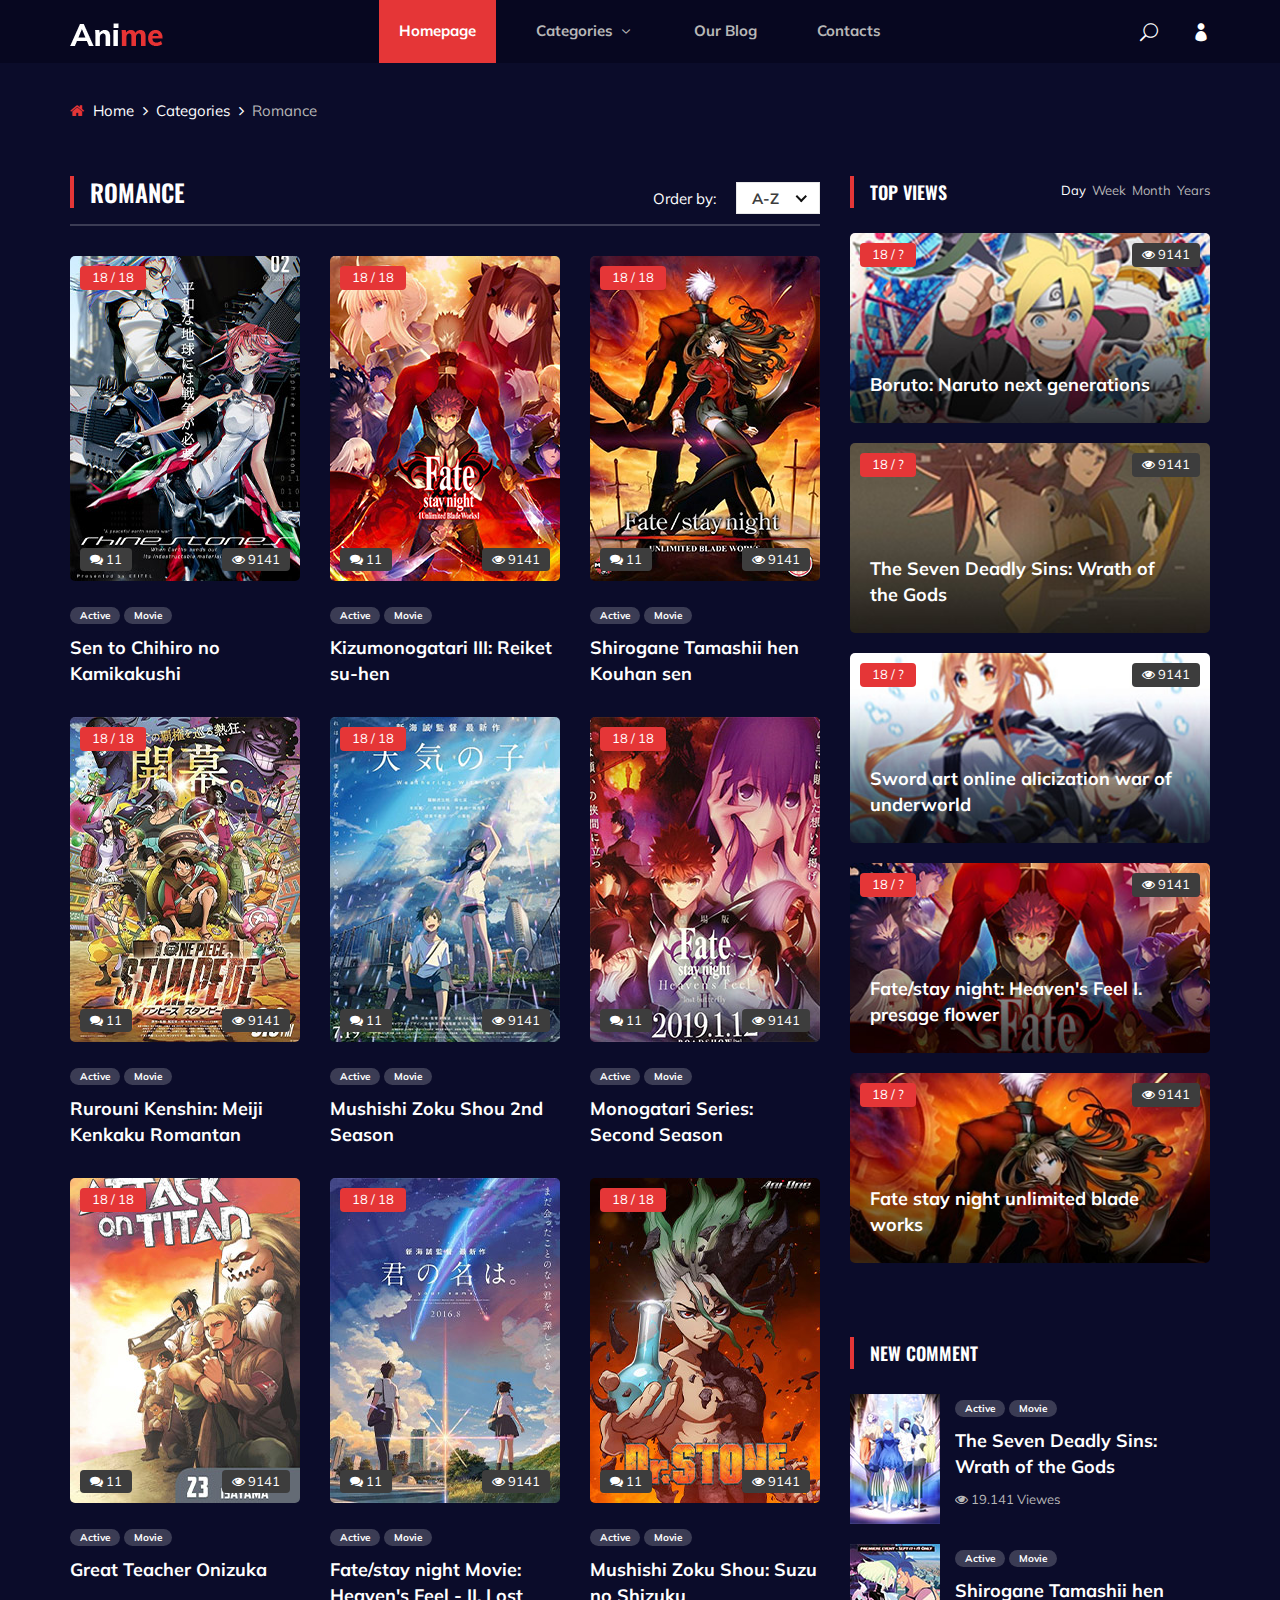
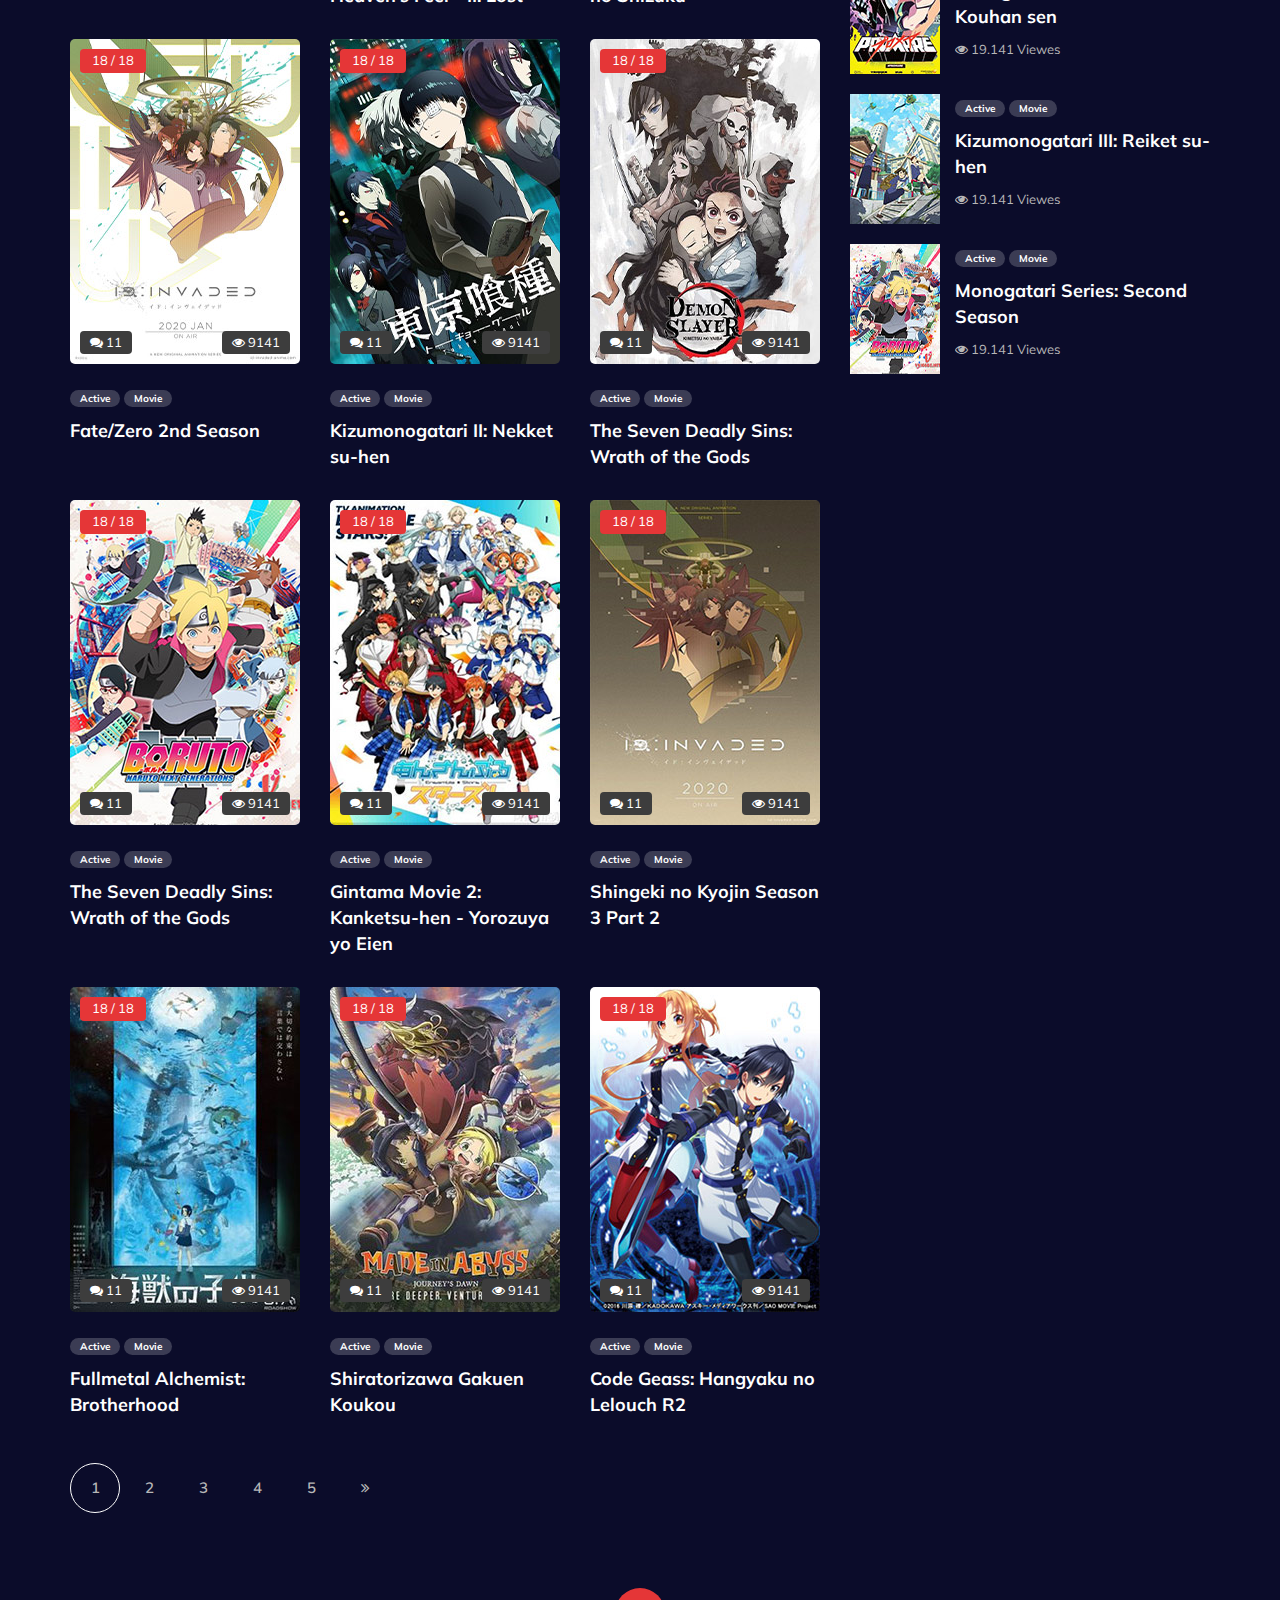
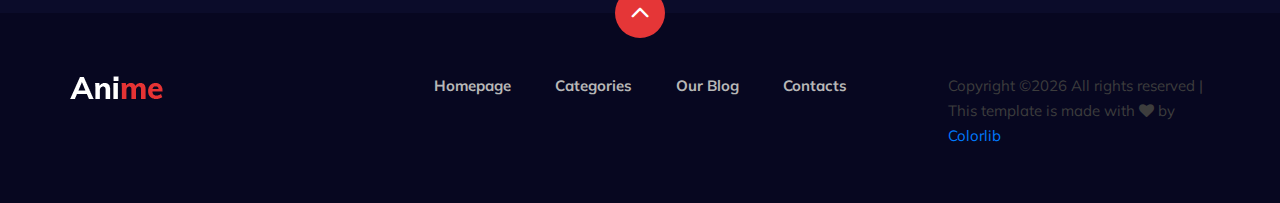
<file: filmSite/categories.html>
<!DOCTYPE html>
<html lang="zxx">

<head>
    <meta charset="UTF-8">
    <meta name="description" content="Anime Template">
    <meta name="keywords" content="Anime, unica, creative, html">
    <meta name="viewport" content="width=device-width, initial-scale=1.0">
    <meta http-equiv="X-UA-Compatible" content="ie=edge">
    <title>Anime | Template</title>

    <!-- Google Font -->
    <link href="https://fonts.googleapis.com/css2?family=Oswald:wght@300;400;500;600;700&display=swap" rel="stylesheet">
    <link href="https://fonts.googleapis.com/css2?family=Mulish:wght@300;400;500;600;700;800;900&display=swap"
    rel="stylesheet">

    <!-- Css Styles -->
    <link rel="stylesheet" href="css/bootstrap.min.css" type="text/css">
    <link rel="stylesheet" href="css/font-awesome.min.css" type="text/css">
    <link rel="stylesheet" href="css/elegant-icons.css" type="text/css">
    <link rel="stylesheet" href="css/plyr.css" type="text/css">
    <link rel="stylesheet" href="css/nice-select.css" type="text/css">
    <link rel="stylesheet" href="css/owl.carousel.min.css" type="text/css">
    <link rel="stylesheet" href="css/slicknav.min.css" type="text/css">
    <link rel="stylesheet" href="css/style.css" type="text/css">
</head>

<body>
    <!-- Page Preloder -->
    <div id="preloder">
        <div class="loader"></div>
    </div>

    <!-- Header Section Begin -->
    <header class="header">
        <div class="container">
            <div class="row">
                <div class="col-lg-2">
                    <div class="header__logo">
                        <a href="./index.html">
                            <img src="img/logo.png" alt="">
                        </a>
                    </div>
                </div>
                <div class="col-lg-8">
                    <div class="header__nav">
                        <nav class="header__menu mobile-menu">
                            <ul>
                                <li class="active"><a href="./index.html">Homepage</a></li>
                                <li><a href="./categories.html">Categories <span class="arrow_carrot-down"></span></a>
                                    <ul class="dropdown">
                                        <li><a href="./categories.html">Categories</a></li>
                                        <li><a href="./anime-details.html">Anime Details</a></li>
                                        <li><a href="./anime-watching.html">Anime Watching</a></li>
                                        <li><a href="./blog-details.html">Blog Details</a></li>
                                        <li><a href="./signup.html">Sign Up</a></li>
                                        <li><a href="./login.html">Login</a></li>
                                    </ul>
                                </li>
                                <li><a href="./blog.html">Our Blog</a></li>
                                <li><a href="#">Contacts</a></li>
                            </ul>
                        </nav>
                    </div>
                </div>
                <div class="col-lg-2">
                    <div class="header__right">
                        <a href="#" class="search-switch"><span class="icon_search"></span></a>
                        <a href="./login.html"><span class="icon_profile"></span></a>
                    </div>
                </div>
            </div>
            <div id="mobile-menu-wrap"></div>
        </div>
    </header>
    <!-- Header End -->

    <!-- Breadcrumb Begin -->
    <div class="breadcrumb-option">
        <div class="container">
            <div class="row">
                <div class="col-lg-12">
                    <div class="breadcrumb__links">
                        <a href="./index.html"><i class="fa fa-home"></i> Home</a>
                        <a href="./categories.html">Categories</a>
                        <span>Romance</span>
                    </div>
                </div>
            </div>
        </div>
    </div>
    <!-- Breadcrumb End -->

    <!-- Product Section Begin -->
    <section class="product-page spad">
        <div class="container">
            <div class="row">
                <div class="col-lg-8">
                    <div class="product__page__content">
                        <div class="product__page__title">
                            <div class="row">
                                <div class="col-lg-8 col-md-8 col-sm-6">
                                    <div class="section-title">
                                        <h4>Romance</h4>
                                    </div>
                                </div>
                                <div class="col-lg-4 col-md-4 col-sm-6">
                                    <div class="product__page__filter">
                                        <p>Order by:</p>
                                        <select>
                                            <option value="">A-Z</option>
                                            <option value="">1-10</option>
                                            <option value="">10-50</option>
                                        </select>
                                    </div>
                                </div>
                            </div>
                        </div>
                        <div class="row">
                            <div class="col-lg-4 col-md-6 col-sm-6">
                                <div class="product__item">
                                    <div class="product__item__pic set-bg" data-setbg="img/popular/popular-1.jpg">
                                        <div class="ep">18 / 18</div>
                                        <div class="comment"><i class="fa fa-comments"></i> 11</div>
                                        <div class="view"><i class="fa fa-eye"></i> 9141</div>
                                    </div>
                                    <div class="product__item__text">
                                        <ul>
                                            <li>Active</li>
                                            <li>Movie</li>
                                        </ul>
                                        <h5><a href="#">Sen to Chihiro no Kamikakushi</a></h5>
                                    </div>
                                </div>
                            </div>
                            <div class="col-lg-4 col-md-6 col-sm-6">
                                <div class="product__item">
                                    <div class="product__item__pic set-bg" data-setbg="img/popular/popular-2.jpg">
                                        <div class="ep">18 / 18</div>
                                        <div class="comment"><i class="fa fa-comments"></i> 11</div>
                                        <div class="view"><i class="fa fa-eye"></i> 9141</div>
                                    </div>
                                    <div class="product__item__text">
                                        <ul>
                                            <li>Active</li>
                                            <li>Movie</li>
                                        </ul>
                                        <h5><a href="#">Kizumonogatari III: Reiket su-hen</a></h5>
                                    </div>
                                </div>
                            </div>
                            <div class="col-lg-4 col-md-6 col-sm-6">
                                <div class="product__item">
                                    <div class="product__item__pic set-bg" data-setbg="img/popular/popular-3.jpg">
                                        <div class="ep">18 / 18</div>
                                        <div class="comment"><i class="fa fa-comments"></i> 11</div>
                                        <div class="view"><i class="fa fa-eye"></i> 9141</div>
                                    </div>
                                    <div class="product__item__text">
                                        <ul>
                                            <li>Active</li>
                                            <li>Movie</li>
                                        </ul>
                                        <h5><a href="#">Shirogane Tamashii hen Kouhan sen</a></h5>
                                    </div>
                                </div>
                            </div>
                            <div class="col-lg-4 col-md-6 col-sm-6">
                                <div class="product__item">
                                    <div class="product__item__pic set-bg" data-setbg="img/popular/popular-4.jpg">
                                        <div class="ep">18 / 18</div>
                                        <div class="comment"><i class="fa fa-comments"></i> 11</div>
                                        <div class="view"><i class="fa fa-eye"></i> 9141</div>
                                    </div>
                                    <div class="product__item__text">
                                        <ul>
                                            <li>Active</li>
                                            <li>Movie</li>
                                        </ul>
                                        <h5><a href="#">Rurouni Kenshin: Meiji Kenkaku Romantan</a></h5>
                                    </div>
                                </div>
                            </div>
                            <div class="col-lg-4 col-md-6 col-sm-6">
                                <div class="product__item">
                                    <div class="product__item__pic set-bg" data-setbg="img/popular/popular-5.jpg">
                                        <div class="ep">18 / 18</div>
                                        <div class="comment"><i class="fa fa-comments"></i> 11</div>
                                        <div class="view"><i class="fa fa-eye"></i> 9141</div>
                                    </div>
                                    <div class="product__item__text">
                                        <ul>
                                            <li>Active</li>
                                            <li>Movie</li>
                                        </ul>
                                        <h5><a href="#">Mushishi Zoku Shou 2nd Season</a></h5>
                                    </div>
                                </div>
                            </div>
                            <div class="col-lg-4 col-md-6 col-sm-6">
                                <div class="product__item">
                                    <div class="product__item__pic set-bg" data-setbg="img/popular/popular-6.jpg">
                                        <div class="ep">18 / 18</div>
                                        <div class="comment"><i class="fa fa-comments"></i> 11</div>
                                        <div class="view"><i class="fa fa-eye"></i> 9141</div>
                                    </div>
                                    <div class="product__item__text">
                                        <ul>
                                            <li>Active</li>
                                            <li>Movie</li>
                                        </ul>
                                        <h5><a href="#">Monogatari Series: Second Season</a></h5>
                                    </div>
                                </div>
                            </div>
                            <div class="col-lg-4 col-md-6 col-sm-6">
                                <div class="product__item">
                                    <div class="product__item__pic set-bg" data-setbg="img/recent/recent-1.jpg">
                                        <div class="ep">18 / 18</div>
                                        <div class="comment"><i class="fa fa-comments"></i> 11</div>
                                        <div class="view"><i class="fa fa-eye"></i> 9141</div>
                                    </div>
                                    <div class="product__item__text">
                                        <ul>
                                            <li>Active</li>
                                            <li>Movie</li>
                                        </ul>
                                        <h5><a href="#">Great Teacher Onizuka</a></h5>
                                    </div>
                                </div>
                            </div>
                            <div class="col-lg-4 col-md-6 col-sm-6">
                                <div class="product__item">
                                    <div class="product__item__pic set-bg" data-setbg="img/recent/recent-2.jpg">
                                        <div class="ep">18 / 18</div>
                                        <div class="comment"><i class="fa fa-comments"></i> 11</div>
                                        <div class="view"><i class="fa fa-eye"></i> 9141</div>
                                    </div>
                                    <div class="product__item__text">
                                        <ul>
                                            <li>Active</li>
                                            <li>Movie</li>
                                        </ul>
                                        <h5><a href="#">Fate/stay night Movie: Heaven's Feel - II. Lost</a></h5>
                                    </div>
                                </div>
                            </div>
                            <div class="col-lg-4 col-md-6 col-sm-6">
                                <div class="product__item">
                                    <div class="product__item__pic set-bg" data-setbg="img/recent/recent-3.jpg">
                                        <div class="ep">18 / 18</div>
                                        <div class="comment"><i class="fa fa-comments"></i> 11</div>
                                        <div class="view"><i class="fa fa-eye"></i> 9141</div>
                                    </div>
                                    <div class="product__item__text">
                                        <ul>
                                            <li>Active</li>
                                            <li>Movie</li>
                                        </ul>
                                        <h5><a href="#">Mushishi Zoku Shou: Suzu no Shizuku</a></h5>
                                    </div>
                                </div>
                            </div>
                            <div class="col-lg-4 col-md-6 col-sm-6">
                                <div class="product__item">
                                    <div class="product__item__pic set-bg" data-setbg="img/recent/recent-4.jpg">
                                        <div class="ep">18 / 18</div>
                                        <div class="comment"><i class="fa fa-comments"></i> 11</div>
                                        <div class="view"><i class="fa fa-eye"></i> 9141</div>
                                    </div>
                                    <div class="product__item__text">
                                        <ul>
                                            <li>Active</li>
                                            <li>Movie</li>
                                        </ul>
                                        <h5><a href="#">Fate/Zero 2nd Season</a></h5>
                                    </div>
                                </div>
                            </div>
                            <div class="col-lg-4 col-md-6 col-sm-6">
                                <div class="product__item">
                                    <div class="product__item__pic set-bg" data-setbg="img/recent/recent-5.jpg">
                                        <div class="ep">18 / 18</div>
                                        <div class="comment"><i class="fa fa-comments"></i> 11</div>
                                        <div class="view"><i class="fa fa-eye"></i> 9141</div>
                                    </div>
                                    <div class="product__item__text">
                                        <ul>
                                            <li>Active</li>
                                            <li>Movie</li>
                                        </ul>
                                        <h5><a href="#">Kizumonogatari II: Nekket su-hen</a></h5>
                                    </div>
                                </div>
                            </div>
                            <div class="col-lg-4 col-md-6 col-sm-6">
                                <div class="product__item">
                                    <div class="product__item__pic set-bg" data-setbg="img/recent/recent-6.jpg">
                                        <div class="ep">18 / 18</div>
                                        <div class="comment"><i class="fa fa-comments"></i> 11</div>
                                        <div class="view"><i class="fa fa-eye"></i> 9141</div>
                                    </div>
                                    <div class="product__item__text">
                                        <ul>
                                            <li>Active</li>
                                            <li>Movie</li>
                                        </ul>
                                        <h5><a href="#">The Seven Deadly Sins: Wrath of the Gods</a></h5>
                                    </div>
                                </div>
                            </div>
                            <div class="col-lg-4 col-md-6 col-sm-6">
                                <div class="product__item">
                                    <div class="product__item__pic set-bg" data-setbg="img/trending/trend-1.jpg">
                                        <div class="ep">18 / 18</div>
                                        <div class="comment"><i class="fa fa-comments"></i> 11</div>
                                        <div class="view"><i class="fa fa-eye"></i> 9141</div>
                                    </div>
                                    <div class="product__item__text">
                                        <ul>
                                            <li>Active</li>
                                            <li>Movie</li>
                                        </ul>
                                        <h5><a href="#">The Seven Deadly Sins: Wrath of the Gods</a></h5>
                                    </div>
                                </div>
                            </div>
                            <div class="col-lg-4 col-md-6 col-sm-6">
                                <div class="product__item">
                                    <div class="product__item__pic set-bg" data-setbg="img/trending/trend-2.jpg">
                                        <div class="ep">18 / 18</div>
                                        <div class="comment"><i class="fa fa-comments"></i> 11</div>
                                        <div class="view"><i class="fa fa-eye"></i> 9141</div>
                                    </div>
                                    <div class="product__item__text">
                                        <ul>
                                            <li>Active</li>
                                            <li>Movie</li>
                                        </ul>
                                        <h5><a href="#">Gintama Movie 2: Kanketsu-hen - Yorozuya yo Eien</a></h5>
                                    </div>
                                </div>
                            </div>
                            <div class="col-lg-4 col-md-6 col-sm-6">
                                <div class="product__item">
                                    <div class="product__item__pic set-bg" data-setbg="img/trending/trend-3.jpg">
                                        <div class="ep">18 / 18</div>
                                        <div class="comment"><i class="fa fa-comments"></i> 11</div>
                                        <div class="view"><i class="fa fa-eye"></i> 9141</div>
                                    </div>
                                    <div class="product__item__text">
                                        <ul>
                                            <li>Active</li>
                                            <li>Movie</li>
                                        </ul>
                                        <h5><a href="#">Shingeki no Kyojin Season 3 Part 2</a></h5>
                                    </div>
                                </div>
                            </div>
                            <div class="col-lg-4 col-md-6 col-sm-6">
                                <div class="product__item">
                                    <div class="product__item__pic set-bg" data-setbg="img/trending/trend-4.jpg">
                                        <div class="ep">18 / 18</div>
                                        <div class="comment"><i class="fa fa-comments"></i> 11</div>
                                        <div class="view"><i class="fa fa-eye"></i> 9141</div>
                                    </div>
                                    <div class="product__item__text">
                                        <ul>
                                            <li>Active</li>
                                            <li>Movie</li>
                                        </ul>
                                        <h5><a href="#">Fullmetal Alchemist: Brotherhood</a></h5>
                                    </div>
                                </div>
                            </div>
                            <div class="col-lg-4 col-md-6 col-sm-6">
                                <div class="product__item">
                                    <div class="product__item__pic set-bg" data-setbg="img/trending/trend-5.jpg">
                                        <div class="ep">18 / 18</div>
                                        <div class="comment"><i class="fa fa-comments"></i> 11</div>
                                        <div class="view"><i class="fa fa-eye"></i> 9141</div>
                                    </div>
                                    <div class="product__item__text">
                                        <ul>
                                            <li>Active</li>
                                            <li>Movie</li>
                                        </ul>
                                        <h5><a href="#">Shiratorizawa Gakuen Koukou</a></h5>
                                    </div>
                                </div>
                            </div>
                            <div class="col-lg-4 col-md-6 col-sm-6">
                                <div class="product__item">
                                    <div class="product__item__pic set-bg" data-setbg="img/trending/trend-6.jpg">
                                        <div class="ep">18 / 18</div>
                                        <div class="comment"><i class="fa fa-comments"></i> 11</div>
                                        <div class="view"><i class="fa fa-eye"></i> 9141</div>
                                    </div>
                                    <div class="product__item__text">
                                        <ul>
                                            <li>Active</li>
                                            <li>Movie</li>
                                        </ul>
                                        <h5><a href="#">Code Geass: Hangyaku no Lelouch R2</a></h5>
                                    </div>
                                </div>
                            </div>
                        </div>
                    </div>
                    <div class="product__pagination">
                        <a href="#" class="current-page">1</a>
                        <a href="#">2</a>
                        <a href="#">3</a>
                        <a href="#">4</a>
                        <a href="#">5</a>
                        <a href="#"><i class="fa fa-angle-double-right"></i></a>
                    </div>
                </div>
                <div class="col-lg-4 col-md-6 col-sm-8">
                    <div class="product__sidebar">
                        <div class="product__sidebar__view">
                            <div class="section-title">
                                <h5>Top Views</h5>
                            </div>
                            <ul class="filter__controls">
                                <li class="active" data-filter="*">Day</li>
                                <li data-filter=".week">Week</li>
                                <li data-filter=".month">Month</li>
                                <li data-filter=".years">Years</li>
                            </ul>
                            <div class="filter__gallery">
                                <div class="product__sidebar__view__item set-bg mix day years"
                                data-setbg="img/sidebar/tv-1.jpg">
                                <div class="ep">18 / ?</div>
                                <div class="view"><i class="fa fa-eye"></i> 9141</div>
                                <h5><a href="#">Boruto: Naruto next generations</a></h5>
                            </div>
                            <div class="product__sidebar__view__item set-bg mix month week"
                            data-setbg="img/sidebar/tv-2.jpg">
                            <div class="ep">18 / ?</div>
                            <div class="view"><i class="fa fa-eye"></i> 9141</div>
                            <h5><a href="#">The Seven Deadly Sins: Wrath of the Gods</a></h5>
                        </div>
                        <div class="product__sidebar__view__item set-bg mix week years"
                        data-setbg="img/sidebar/tv-3.jpg">
                        <div class="ep">18 / ?</div>
                        <div class="view"><i class="fa fa-eye"></i> 9141</div>
                        <h5><a href="#">Sword art online alicization war of underworld</a></h5>
                    </div>
                    <div class="product__sidebar__view__item set-bg mix years month"
                    data-setbg="img/sidebar/tv-4.jpg">
                    <div class="ep">18 / ?</div>
                    <div class="view"><i class="fa fa-eye"></i> 9141</div>
                    <h5><a href="#">Fate/stay night: Heaven's Feel I. presage flower</a></h5>
                </div>
                <div class="product__sidebar__view__item set-bg mix day"
                data-setbg="img/sidebar/tv-5.jpg">
                <div class="ep">18 / ?</div>
                <div class="view"><i class="fa fa-eye"></i> 9141</div>
                <h5><a href="#">Fate stay night unlimited blade works</a></h5>
            </div>
        </div>
    </div>
    <div class="product__sidebar__comment">
        <div class="section-title">
            <h5>New Comment</h5>
        </div>
        <div class="product__sidebar__comment__item">
            <div class="product__sidebar__comment__item__pic">
                <img src="img/sidebar/comment-1.jpg" alt="">
            </div>
            <div class="product__sidebar__comment__item__text">
                <ul>
                    <li>Active</li>
                    <li>Movie</li>
                </ul>
                <h5><a href="#">The Seven Deadly Sins: Wrath of the Gods</a></h5>
                <span><i class="fa fa-eye"></i> 19.141 Viewes</span>
            </div>
        </div>
        <div class="product__sidebar__comment__item">
            <div class="product__sidebar__comment__item__pic">
                <img src="img/sidebar/comment-2.jpg" alt="">
            </div>
            <div class="product__sidebar__comment__item__text">
                <ul>
                    <li>Active</li>
                    <li>Movie</li>
                </ul>
                <h5><a href="#">Shirogane Tamashii hen Kouhan sen</a></h5>
                <span><i class="fa fa-eye"></i> 19.141 Viewes</span>
            </div>
        </div>
        <div class="product__sidebar__comment__item">
            <div class="product__sidebar__comment__item__pic">
                <img src="img/sidebar/comment-3.jpg" alt="">
            </div>
            <div class="product__sidebar__comment__item__text">
                <ul>
                    <li>Active</li>
                    <li>Movie</li>
                </ul>
                <h5><a href="#">Kizumonogatari III: Reiket su-hen</a></h5>
                <span><i class="fa fa-eye"></i> 19.141 Viewes</span>
            </div>
        </div>
        <div class="product__sidebar__comment__item">
            <div class="product__sidebar__comment__item__pic">
                <img src="img/sidebar/comment-4.jpg" alt="">
            </div>
            <div class="product__sidebar__comment__item__text">
                <ul>
                    <li>Active</li>
                    <li>Movie</li>
                </ul>
                <h5><a href="#">Monogatari Series: Second Season</a></h5>
                <span><i class="fa fa-eye"></i> 19.141 Viewes</span>
            </div>
        </div>
    </div>
</div>
</div>
</div>
</div>
</section>
<!-- Product Section End -->

<!-- Footer Section Begin -->
<footer class="footer">
    <div class="page-up">
        <a href="#" id="scrollToTopButton"><span class="arrow_carrot-up"></span></a>
    </div>
    <div class="container">
        <div class="row">
            <div class="col-lg-3">
                <div class="footer__logo">
                    <a href="./index.html"><img src="img/logo.png" alt=""></a>
                </div>
            </div>
            <div class="col-lg-6">
                <div class="footer__nav">
                    <ul>
                        <li class="active"><a href="./index.html">Homepage</a></li>
                        <li><a href="./categories.html">Categories</a></li>
                        <li><a href="./blog.html">Our Blog</a></li>
                        <li><a href="#">Contacts</a></li>
                    </ul>
                </div>
            </div>
            <div class="col-lg-3">
                <p><!-- Link back to Colorlib can't be removed. Template is licensed under CC BY 3.0. -->
                  Copyright &copy;<script>document.write(new Date().getFullYear());</script> All rights reserved | This template is made with <i class="fa fa-heart" aria-hidden="true"></i> by <a href="https://colorlib.com" target="_blank">Colorlib</a>
                  <!-- Link back to Colorlib can't be removed. Template is licensed under CC BY 3.0. --></p>

              </div>
          </div>
      </div>
  </footer>
  <!-- Footer Section End -->

  <!-- Search model Begin -->
  <div class="search-model">
    <div class="h-100 d-flex align-items-center justify-content-center">
        <div class="search-close-switch"><i class="icon_close"></i></div>
        <form class="search-model-form">
            <input type="text" id="search-input" placeholder="Search here.....">
        </form>
    </div>
</div>
<!-- Search model end -->

<!-- Js Plugins -->
<script src="js/jquery-3.3.1.min.js"></script>
<script src="js/bootstrap.min.js"></script>
<script src="js/player.js"></script>
<script src="js/jquery.nice-select.min.js"></script>
<script src="js/mixitup.min.js"></script>
<script src="js/jquery.slicknav.js"></script>
<script src="js/owl.carousel.min.js"></script>
<script src="js/main.js"></script>

</body>

</html>
</file>
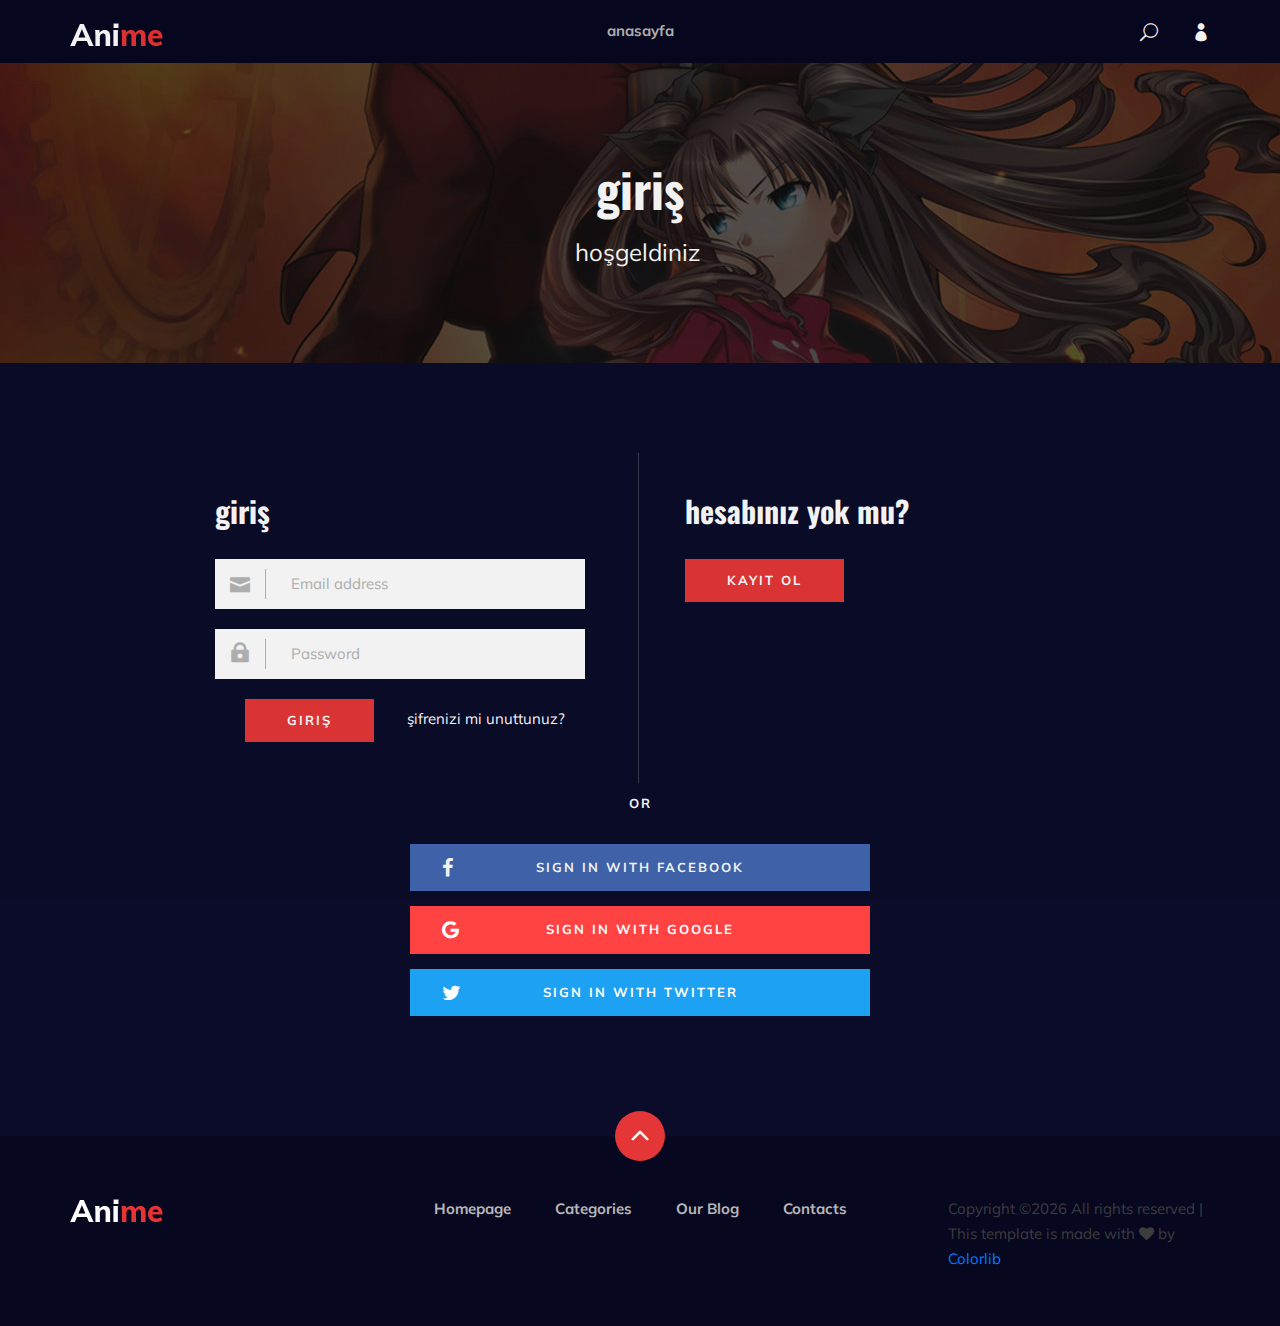
<file: filmSite/login.html>
<!DOCTYPE html>
<html lang="zxx">

<head>
    <meta charset="UTF-8">
    <meta name="description" content="Anime Template">
    <meta name="keywords" content="Anime, unica, creative, html">
    <meta name="viewport" content="width=device-width, initial-scale=1.0">
    <meta http-equiv="X-UA-Compatible" content="ie=edge">
    <title>Anime | Template</title>

    <!-- Google Font -->
    <link href="https://fonts.googleapis.com/css2?family=Oswald:wght@300;400;500;600;700&display=swap" rel="stylesheet">
    <link href="https://fonts.googleapis.com/css2?family=Mulish:wght@300;400;500;600;700;800;900&display=swap"
    rel="stylesheet">

    <!-- Css Styles -->
    <link rel="stylesheet" href="css/bootstrap.min.css" type="text/css">
    <link rel="stylesheet" href="css/font-awesome.min.css" type="text/css">
    <link rel="stylesheet" href="css/elegant-icons.css" type="text/css">
    <link rel="stylesheet" href="css/plyr.css" type="text/css">
    <link rel="stylesheet" href="css/nice-select.css" type="text/css">
    <link rel="stylesheet" href="css/owl.carousel.min.css" type="text/css">
    <link rel="stylesheet" href="css/slicknav.min.css" type="text/css">
    <link rel="stylesheet" href="css/style.css" type="text/css">
</head>

<body>
    <!-- Page Preloder -->
    <div id="preloder">
        <div class="loader"></div>
    </div>

    <!-- Header Section Begin -->
    <header class="header">
        <div class="container">
            <div class="row">
                <div class="col-lg-2">
                    <div class="header__logo">
                        <a href="./index.php">
                            <img src="img/logo.png" alt="">
                        </a>
                    </div>
                </div>
                <div class="col-lg-8">
                    <div class="header__nav">
                        <nav class="header__menu mobile-menu">
                            <ul>
                                <li><a href="./index.php">anasayfa</a></li>
                               <!--  <li><a href="./categories.html">Categories <span class="arrow_carrot-down"></span> </a>
                                   <ul class="dropdown">
                                        <li><a href="./categories.html">Categories</a></li>
                                        <li><a href="./anime-details.html">Anime Details</a></li>
                                        <li><a href="./anime-watching.html">Anime Watching</a></li>
                                        <li><a href="./blog-details.html">Blog Details</a></li>
                                        <li><a href="./signup.html">Sign Up</a></li>
                                        <li><a href="./login.html">Login</a></li>
                                    </ul> 
                                </li> -->
                              <!--  <li><a href="./blog.html">Our Blog</a></li>
                                <li><a href="#">Contacts</a></li>  -->
                            </ul>
                        </nav>
                    </div>
                </div>
                <div class="col-lg-2">
                    <div class="header__right">
                        <a href="#" class="search-switch"><span class="icon_search"></span></a>
                        <a href="./login.html"><span class="icon_profile"></span></a>
                    </div>
                </div>
            </div>
            <div id="mobile-menu-wrap"></div>
        </div>
    </header>
    <!-- Header End -->

    <!-- Normal Breadcrumb Begin -->
    <section class="normal-breadcrumb set-bg" data-setbg="img/normal-breadcrumb.jpg">
        <div class="container">
            <div class="row">
                <div class="col-lg-12 text-center">
                    <div class="normal__breadcrumb__text">
                        <h2>giriş</h2>
                        <p>hoşgeldiniz </p>
                    </div>
                </div>
            </div>
        </div>
    </section>
    <!-- Normal Breadcrumb End -->

    <!-- Login Section Begin -->
    <section class="login spad">
        <div class="container">
            <div class="row">
                <div class="col-lg-6">
                    <div class="login__form">
                        <h3>giriş</h3>
                        <form action="#">
                            <div class="input__item">
                                <input type="text" placeholder="Email address">
                                <span class="icon_mail"></span>
                            </div>
                            <div class="input__item">
                                <input type="text" placeholder="Password">
                                <span class="icon_lock"></span>
                            </div>
                             <div class="login__register">
                             <a href="./diziekle.php" class="primary-btn">giriş</a>
                             </div>
                            <!-- <button type="button"  class="site-btn">giriş</button> -->
                        </form>
                        <a href="#" class="forget_pass">şifrenizi mi unuttunuz?</a>
                    </div>
                </div>
                <div class="col-lg-6">
                    <div class="login__register">
                        <h3>hesabınız yok mu?</h3>
                        <a href="#" class="primary-btn">kayıt ol</a>
                    </div>
                </div>
            </div>
            <div class="login__social">
                <div class="row d-flex justify-content-center">
                    <div class="col-lg-6">
                        <div class="login__social__links">
                            <span>or</span>
                            <ul>
                                <li><a href="#" class="facebook"><i class="fa fa-facebook"></i> Sign in With
                                Facebook</a></li>
                                <li><a href="#" class="google"><i class="fa fa-google"></i> Sign in With Google</a></li>
                                <li><a href="#" class="twitter"><i class="fa fa-twitter"></i> Sign in With Twitter</a>
                                </li>
                            </ul>
                        </div>
                    </div>
                </div>
            </div>
        </div>
    </section>
    <!-- Login Section End -->

    <!-- Footer Section Begin -->
    <footer class="footer">
        <div class="page-up">
            <a href="#" id="scrollToTopButton"><span class="arrow_carrot-up"></span></a>
        </div>
        <div class="container">
            <div class="row">
                <div class="col-lg-3">
                    <div class="footer__logo">
                        <a href="./index.html"><img src="img/logo.png" alt=""></a>
                    </div>
                </div>
                <div class="col-lg-6">
                    <div class="footer__nav">
                        <ul>
                            <li class="active"><a href="./index.html">Homepage</a></li>
                            <li><a href="./categories.html">Categories</a></li>
                            <li><a href="./blog.html">Our Blog</a></li>
                            <li><a href="#">Contacts</a></li>
                        </ul>
                    </div>
                </div>
                <div class="col-lg-3">
                    <p><!-- Link back to Colorlib can't be removed. Template is licensed under CC BY 3.0. -->
                      Copyright &copy;<script>document.write(new Date().getFullYear());</script> All rights reserved | This template is made with <i class="fa fa-heart" aria-hidden="true"></i> by <a href="https://colorlib.com" target="_blank">Colorlib</a>
                      <!-- Link back to Colorlib can't be removed. Template is licensed under CC BY 3.0. --></p>

                  </div>
              </div>
          </div>
      </footer>
      <!-- Footer Section End -->

      <!-- Search model Begin -->
      <div class="search-model">
        <div class="h-100 d-flex align-items-center justify-content-center">
            <div class="search-close-switch"><i class="icon_close"></i></div>
            <form class="search-model-form">
                <input type="text" id="search-input" placeholder="Search here.....">
            </form>
        </div>
    </div>
    <!-- Search model end -->

    <!-- Js Plugins -->
    <script src="js/jquery-3.3.1.min.js"></script>
    <script src="js/bootstrap.min.js"></script>
    <script src="js/player.js"></script>
    <script src="js/jquery.nice-select.min.js"></script>
    <script src="js/mixitup.min.js"></script>
    <script src="js/jquery.slicknav.js"></script>
    <script src="js/owl.carousel.min.js"></script>
    <script src="js/main.js"></script>


</body>

</html>
</file>
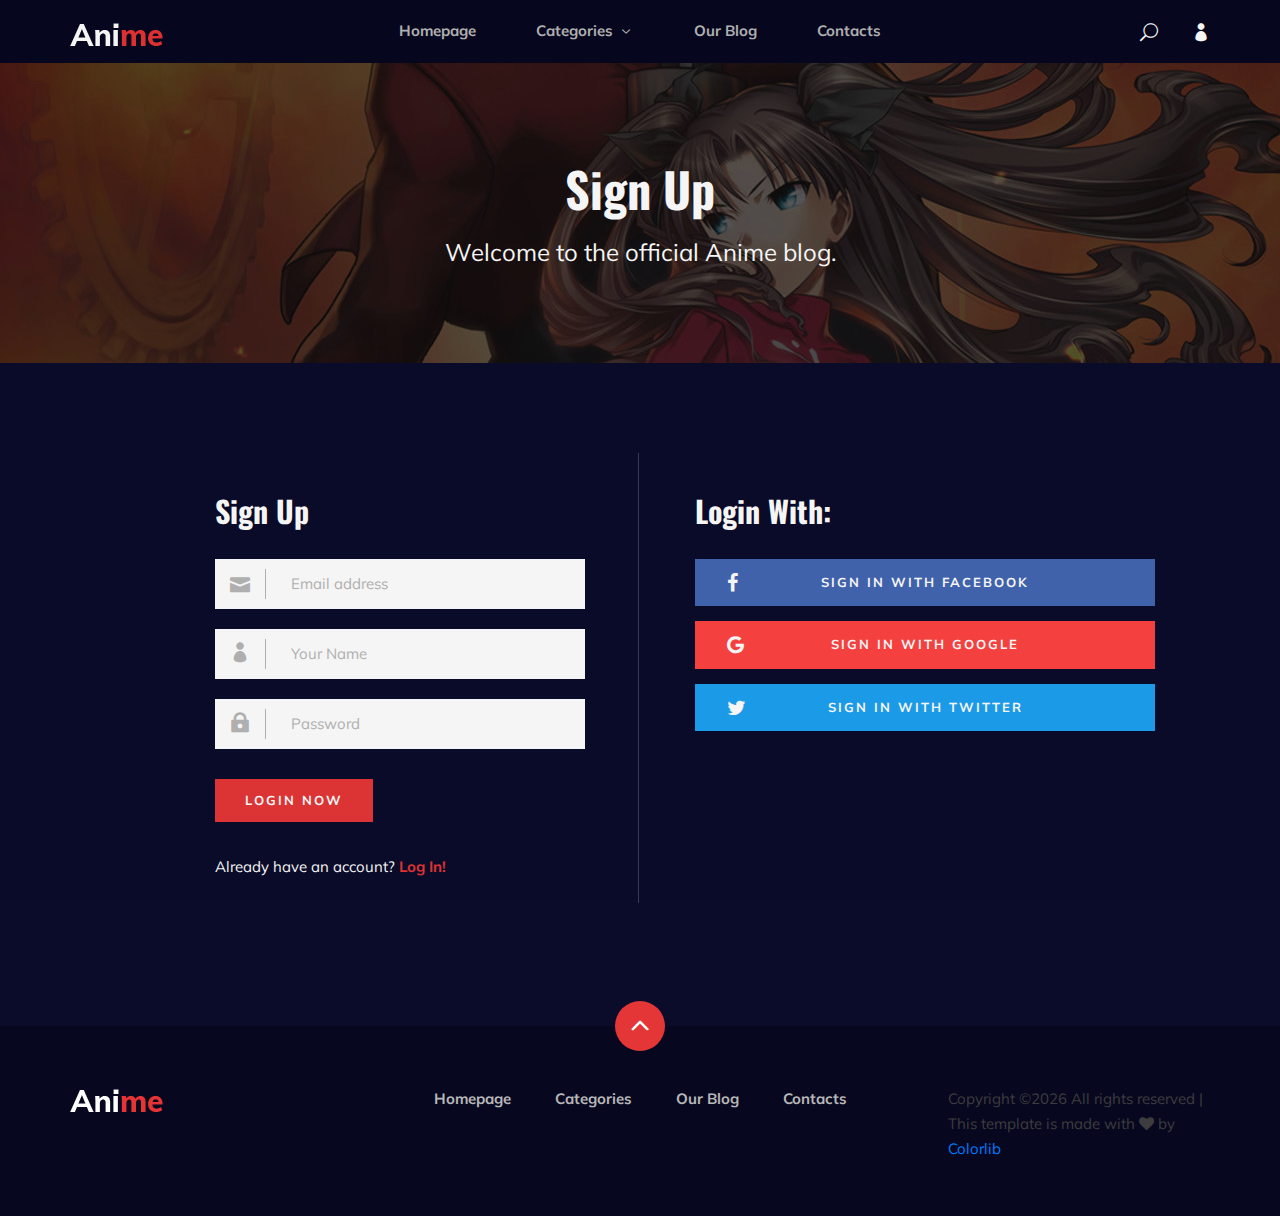
<file: filmSite/signup.html>
<!DOCTYPE html>
<html lang="zxx">

<head>
    <meta charset="UTF-8">
    <meta name="description" content="Anime Template">
    <meta name="keywords" content="Anime, unica, creative, html">
    <meta name="viewport" content="width=device-width, initial-scale=1.0">
    <meta http-equiv="X-UA-Compatible" content="ie=edge">
    <title>Anime | Template</title>

    <!-- Google Font -->
    <link href="https://fonts.googleapis.com/css2?family=Oswald:wght@300;400;500;600;700&display=swap" rel="stylesheet">
    <link href="https://fonts.googleapis.com/css2?family=Mulish:wght@300;400;500;600;700;800;900&display=swap"
    rel="stylesheet">

    <!-- Css Styles -->
    <link rel="stylesheet" href="css/bootstrap.min.css" type="text/css">
    <link rel="stylesheet" href="css/font-awesome.min.css" type="text/css">
    <link rel="stylesheet" href="css/elegant-icons.css" type="text/css">
    <link rel="stylesheet" href="css/plyr.css" type="text/css">
    <link rel="stylesheet" href="css/nice-select.css" type="text/css">
    <link rel="stylesheet" href="css/owl.carousel.min.css" type="text/css">
    <link rel="stylesheet" href="css/slicknav.min.css" type="text/css">
    <link rel="stylesheet" href="css/style.css" type="text/css">
</head>

<body>
    <!-- Page Preloder -->
    <div id="preloder">
        <div class="loader"></div>
    </div>

    <!-- Header Section Begin -->
    <header class="header">
        <div class="container">
            <div class="row">
                <div class="col-lg-2">
                    <div class="header__logo">
                        <a href="./index.html">
                            <img src="img/logo.png" alt="">
                        </a>
                    </div>
                </div>
                <div class="col-lg-8">
                    <div class="header__nav">
                        <nav class="header__menu mobile-menu">
                            <ul>
                                <li><a href="./index.html">Homepage</a></li>
                                <li><a href="./categories.html">Categories <span class="arrow_carrot-down"></span></a>
                                    <ul class="dropdown">
                                        <li><a href="./categories.html">Categories</a></li>
                                        <li><a href="./anime-details.html">Anime Details</a></li>
                                        <li><a href="./anime-watching.html">Anime Watching</a></li>
                                        <li><a href="./blog-details.html">Blog Details</a></li>
                                        <li><a href="./signup.html">Sign Up</a></li>
                                        <li><a href="./login.html">Login</a></li>
                                    </ul>
                                </li>
                                <li><a href="./blog.html">Our Blog</a></li>
                                <li><a href="#">Contacts</a></li>
                            </ul>
                        </nav>
                    </div>
                </div>
                <div class="col-lg-2">
                    <div class="header__right">
                        <a href="#" class="search-switch"><span class="icon_search"></span></a>
                        <a href="./login.html"><span class="icon_profile"></span></a>
                    </div>
                </div>
            </div>
            <div id="mobile-menu-wrap"></div>
        </div>
    </header>
    <!-- Header End -->

    <!-- Normal Breadcrumb Begin -->
    <section class="normal-breadcrumb set-bg" data-setbg="img/normal-breadcrumb.jpg">
        <div class="container">
            <div class="row">
                <div class="col-lg-12 text-center">
                    <div class="normal__breadcrumb__text">
                        <h2>Sign Up</h2>
                        <p>Welcome to the official Anime blog.</p>
                    </div>
                </div>
            </div>
        </div>
    </section>
    <!-- Normal Breadcrumb End -->

    <!-- Signup Section Begin -->
    <section class="signup spad">
        <div class="container">
            <div class="row">
                <div class="col-lg-6">
                    <div class="login__form">
                        <h3>Sign Up</h3>
                        <form action="#">
                            <div class="input__item">
                                <input type="text" placeholder="Email address">
                                <span class="icon_mail"></span>
                            </div>
                            <div class="input__item">
                                <input type="text" placeholder="Your Name">
                                <span class="icon_profile"></span>
                            </div>
                            <div class="input__item">
                                <input type="text" placeholder="Password">
                                <span class="icon_lock"></span>
                            </div>
                            <button type="submit" class="site-btn">Login Now</button>
                        </form>
                        <h5>Already have an account? <a href="#">Log In!</a></h5>
                    </div>
                </div>
                <div class="col-lg-6">
                    <div class="login__social__links">
                        <h3>Login With:</h3>
                        <ul>
                            <li><a href="#" class="facebook"><i class="fa fa-facebook"></i> Sign in With Facebook</a>
                            </li>
                            <li><a href="#" class="google"><i class="fa fa-google"></i> Sign in With Google</a></li>
                            <li><a href="#" class="twitter"><i class="fa fa-twitter"></i> Sign in With Twitter</a></li>
                        </ul>
                    </div>
                </div>
            </div>
        </div>
    </section>
    <!-- Signup Section End -->

    <!-- Footer Section Begin -->
    <footer class="footer">
        <div class="page-up">
            <a href="#" id="scrollToTopButton"><span class="arrow_carrot-up"></span></a>
        </div>
        <div class="container">
            <div class="row">
                <div class="col-lg-3">
                    <div class="footer__logo">
                        <a href="./index.html"><img src="img/logo.png" alt=""></a>
                    </div>
                </div>
                <div class="col-lg-6">
                    <div class="footer__nav">
                        <ul>
                            <li class="active"><a href="./index.html">Homepage</a></li>
                            <li><a href="./categories.html">Categories</a></li>
                            <li><a href="./blog.html">Our Blog</a></li>
                            <li><a href="#">Contacts</a></li>
                        </ul>
                    </div>
                </div>
                <div class="col-lg-3">
                    <p><!-- Link back to Colorlib can't be removed. Template is licensed under CC BY 3.0. -->
                      Copyright &copy;<script>document.write(new Date().getFullYear());</script> All rights reserved | This template is made with <i class="fa fa-heart" aria-hidden="true"></i> by <a href="https://colorlib.com" target="_blank">Colorlib</a>
                      <!-- Link back to Colorlib can't be removed. Template is licensed under CC BY 3.0. --></p>

                  </div>
              </div>
          </div>
      </footer>
      <!-- Footer Section End -->

      <!-- Search model Begin -->
      <div class="search-model">
        <div class="h-100 d-flex align-items-center justify-content-center">
            <div class="search-close-switch"><i class="icon_close"></i></div>
            <form class="search-model-form">
                <input type="text" id="search-input" placeholder="Search here.....">
            </form>
        </div>
    </div>
    <!-- Search model end -->

    <!-- Js Plugins -->
    <script src="js/jquery-3.3.1.min.js"></script>
    <script src="js/bootstrap.min.js"></script>
    <script src="js/player.js"></script>
    <script src="js/jquery.nice-select.min.js"></script>
    <script src="js/mixitup.min.js"></script>
    <script src="js/jquery.slicknav.js"></script>
    <script src="js/owl.carousel.min.js"></script>
    <script src="js/main.js"></script>

</body>

</html>
</file>
<file: filmSite/css/elegant-icons.css>
@font-face {
	font-family: 'ElegantIcons';
	src:url('../fonts/ElegantIcons.eot');
	src:url('../fonts/ElegantIcons.eot?#iefix') format('embedded-opentype'),
		url('../fonts/ElegantIcons.woff') format('woff'),
		url('../fonts/ElegantIcons.ttf') format('truetype'),
		url('../fonts/ElegantIcons.svg#ElegantIcons') format('svg');
	font-weight: normal;
	font-style: normal;
}

/* Use the following CSS code if you want to use data attributes for inserting your icons */
[data-icon]:before {
	font-family: 'ElegantIcons';
	content: attr(data-icon);
	speak: none;
	font-weight: normal;
	font-variant: normal;
	text-transform: none;
	line-height: 1;
	-webkit-font-smoothing: antialiased;
	-moz-osx-font-smoothing: grayscale;
}

/* Use the following CSS code if you want to have a class per icon */
/*
Instead of a list of all class selectors,
you can use the generic selector below, but it's slower:
[class*="your-class-prefix"] {
*/
.arrow_up, .arrow_down, .arrow_left, .arrow_right, .arrow_left-up, .arrow_right-up, .arrow_right-down, .arrow_left-down, .arrow-up-down, .arrow_up-down_alt, .arrow_left-right_alt, .arrow_left-right, .arrow_expand_alt2, .arrow_expand_alt, .arrow_condense, .arrow_expand, .arrow_move, .arrow_carrot-up, .arrow_carrot-down, .arrow_carrot-left, .arrow_carrot-right, .arrow_carrot-2up, .arrow_carrot-2down, .arrow_carrot-2left, .arrow_carrot-2right, .arrow_carrot-up_alt2, .arrow_carrot-down_alt2, .arrow_carrot-left_alt2, .arrow_carrot-right_alt2, .arrow_carrot-2up_alt2, .arrow_carrot-2down_alt2, .arrow_carrot-2left_alt2, .arrow_carrot-2right_alt2, .arrow_triangle-up, .arrow_triangle-down, .arrow_triangle-left, .arrow_triangle-right, .arrow_triangle-up_alt2, .arrow_triangle-down_alt2, .arrow_triangle-left_alt2, .arrow_triangle-right_alt2, .arrow_back, .icon_minus-06, .icon_plus, .icon_close, .icon_check, .icon_minus_alt2, .icon_plus_alt2, .icon_close_alt2, .icon_check_alt2, .icon_zoom-out_alt, .icon_zoom-in_alt, .icon_search, .icon_box-empty, .icon_box-selected, .icon_minus-box, .icon_plus-box, .icon_box-checked, .icon_circle-empty, .icon_circle-slelected, .icon_stop_alt2, .icon_stop, .icon_pause_alt2, .icon_pause, .icon_menu, .icon_menu-square_alt2, .icon_menu-circle_alt2, .icon_ul, .icon_ol, .icon_adjust-horiz, .icon_adjust-vert, .icon_document_alt, .icon_documents_alt, .icon_pencil, .icon_pencil-edit_alt, .icon_pencil-edit, .icon_folder-alt, .icon_folder-open_alt, .icon_folder-add_alt, .icon_info_alt, .icon_error-oct_alt, .icon_error-circle_alt, .icon_error-triangle_alt, .icon_question_alt2, .icon_question, .icon_comment_alt, .icon_chat_alt, .icon_vol-mute_alt, .icon_volume-low_alt, .icon_volume-high_alt, .icon_quotations, .icon_quotations_alt2, .icon_clock_alt, .icon_lock_alt, .icon_lock-open_alt, .icon_key_alt, .icon_cloud_alt, .icon_cloud-upload_alt, .icon_cloud-download_alt, .icon_image, .icon_images, .icon_lightbulb_alt, .icon_gift_alt, .icon_house_alt, .icon_genius, .icon_mobile, .icon_tablet, .icon_laptop, .icon_desktop, .icon_camera_alt, .icon_mail_alt, .icon_cone_alt, .icon_ribbon_alt, .icon_bag_alt, .icon_creditcard, .icon_cart_alt, .icon_paperclip, .icon_tag_alt, .icon_tags_alt, .icon_trash_alt, .icon_cursor_alt, .icon_mic_alt, .icon_compass_alt, .icon_pin_alt, .icon_pushpin_alt, .icon_map_alt, .icon_drawer_alt, .icon_toolbox_alt, .icon_book_alt, .icon_calendar, .icon_film, .icon_table, .icon_contacts_alt, .icon_headphones, .icon_lifesaver, .icon_piechart, .icon_refresh, .icon_link_alt, .icon_link, .icon_loading, .icon_blocked, .icon_archive_alt, .icon_heart_alt, .icon_star_alt, .icon_star-half_alt, .icon_star, .icon_star-half, .icon_tools, .icon_tool, .icon_cog, .icon_cogs, .arrow_up_alt, .arrow_down_alt, .arrow_left_alt, .arrow_right_alt, .arrow_left-up_alt, .arrow_right-up_alt, .arrow_right-down_alt, .arrow_left-down_alt, .arrow_condense_alt, .arrow_expand_alt3, .arrow_carrot_up_alt, .arrow_carrot-down_alt, .arrow_carrot-left_alt, .arrow_carrot-right_alt, .arrow_carrot-2up_alt, .arrow_carrot-2dwnn_alt, .arrow_carrot-2left_alt, .arrow_carrot-2right_alt, .arrow_triangle-up_alt, .arrow_triangle-down_alt, .arrow_triangle-left_alt, .arrow_triangle-right_alt, .icon_minus_alt, .icon_plus_alt, .icon_close_alt, .icon_check_alt, .icon_zoom-out, .icon_zoom-in, .icon_stop_alt, .icon_menu-square_alt, .icon_menu-circle_alt, .icon_document, .icon_documents, .icon_pencil_alt, .icon_folder, .icon_folder-open, .icon_folder-add, .icon_folder_upload, .icon_folder_download, .icon_info, .icon_error-circle, .icon_error-oct, .icon_error-triangle, .icon_question_alt, .icon_comment, .icon_chat, .icon_vol-mute, .icon_volume-low, .icon_volume-high, .icon_quotations_alt, .icon_clock, .icon_lock, .icon_lock-open, .icon_key, .icon_cloud, .icon_cloud-upload, .icon_cloud-download, .icon_lightbulb, .icon_gift, .icon_house, .icon_camera, .icon_mail, .icon_cone, .icon_ribbon, .icon_bag, .icon_cart, .icon_tag, .icon_tags, .icon_trash, .icon_cursor, .icon_mic, .icon_compass, .icon_pin, .icon_pushpin, .icon_map, .icon_drawer, .icon_toolbox, .icon_book, .icon_contacts, .icon_archive, .icon_heart, .icon_profile, .icon_group, .icon_grid-2x2, .icon_grid-3x3, .icon_music, .icon_pause_alt, .icon_phone, .icon_upload, .icon_download, .social_facebook, .social_twitter, .social_pinterest, .social_googleplus, .social_tumblr, .social_tumbleupon, .social_wordpress, .social_instagram, .social_dribbble, .social_vimeo, .social_linkedin, .social_rss, .social_deviantart, .social_share, .social_myspace, .social_skype, .social_youtube, .social_picassa, .social_googledrive, .social_flickr, .social_blogger, .social_spotify, .social_delicious, .social_facebook_circle, .social_twitter_circle, .social_pinterest_circle, .social_googleplus_circle, .social_tumblr_circle, .social_stumbleupon_circle, .social_wordpress_circle, .social_instagram_circle, .social_dribbble_circle, .social_vimeo_circle, .social_linkedin_circle, .social_rss_circle, .social_deviantart_circle, .social_share_circle, .social_myspace_circle, .social_skype_circle, .social_youtube_circle, .social_picassa_circle, .social_googledrive_alt2, .social_flickr_circle, .social_blogger_circle, .social_spotify_circle, .social_delicious_circle, .social_facebook_square, .social_twitter_square, .social_pinterest_square, .social_googleplus_square, .social_tumblr_square, .social_stumbleupon_square, .social_wordpress_square, .social_instagram_square, .social_dribbble_square, .social_vimeo_square, .social_linkedin_square, .social_rss_square, .social_deviantart_square, .social_share_square, .social_myspace_square, .social_skype_square, .social_youtube_square, .social_picassa_square, .social_googledrive_square, .social_flickr_square, .social_blogger_square, .social_spotify_square, .social_delicious_square, .icon_printer, .icon_calulator, .icon_building, .icon_floppy, .icon_drive, .icon_search-2, .icon_id, .icon_id-2, .icon_puzzle, .icon_like, .icon_dislike, .icon_mug, .icon_currency, .icon_wallet, .icon_pens, .icon_easel, .icon_flowchart, .icon_datareport, .icon_briefcase, .icon_shield, .icon_percent, .icon_globe, .icon_globe-2, .icon_target, .icon_hourglass, .icon_balance, .icon_rook, .icon_printer-alt, .icon_calculator_alt, .icon_building_alt, .icon_floppy_alt, .icon_drive_alt, .icon_search_alt, .icon_id_alt, .icon_id-2_alt, .icon_puzzle_alt, .icon_like_alt, .icon_dislike_alt, .icon_mug_alt, .icon_currency_alt, .icon_wallet_alt, .icon_pens_alt, .icon_easel_alt, .icon_flowchart_alt, .icon_datareport_alt, .icon_briefcase_alt, .icon_shield_alt, .icon_percent_alt, .icon_globe_alt, .icon_clipboard {
	font-family: 'ElegantIcons';
	speak: none;
	font-style: normal;
	font-weight: normal;
	font-variant: normal;
	text-transform: none;
	line-height: 1;
	-webkit-font-smoothing: antialiased;
}
.arrow_up:before {
	content: "\21";
}
.arrow_down:before {
	content: "\22";
}
.arrow_left:before {
	content: "\23";
}
.arrow_right:before {
	content: "\24";
}
.arrow_left-up:before {
	content: "\25";
}
.arrow_right-up:before {
	content: "\26";
}
.arrow_right-down:before {
	content: "\27";
}
.arrow_left-down:before {
	content: "\28";
}
.arrow-up-down:before {
	content: "\29";
}
.arrow_up-down_alt:before {
	content: "\2a";
}
.arrow_left-right_alt:before {
	content: "\2b";
}
.arrow_left-right:before {
	content: "\2c";
}
.arrow_expand_alt2:before {
	content: "\2d";
}
.arrow_expand_alt:before {
	content: "\2e";
}
.arrow_condense:before {
	content: "\2f";
}
.arrow_expand:before {
	content: "\30";
}
.arrow_move:before {
	content: "\31";
}
.arrow_carrot-up:before {
	content: "\32";
}
.arrow_carrot-down:before {
	content: "\33";
}
.arrow_carrot-left:before {
	content: "\34";
}
.arrow_carrot-right:before {
	content: "\35";
}
.arrow_carrot-2up:before {
	content: "\36";
}
.arrow_carrot-2down:before {
	content: "\37";
}
.arrow_carrot-2left:before {
	content: "\38";
}
.arrow_carrot-2right:before {
	content: "\39";
}
.arrow_carrot-up_alt2:before {
	content: "\3a";
}
.arrow_carrot-down_alt2:before {
	content: "\3b";
}
.arrow_carrot-left_alt2:before {
	content: "\3c";
}
.arrow_carrot-right_alt2:before {
	content: "\3d";
}
.arrow_carrot-2up_alt2:before {
	content: "\3e";
}
.arrow_carrot-2down_alt2:before {
	content: "\3f";
}
.arrow_carrot-2left_alt2:before {
	content: "\40";
}
.arrow_carrot-2right_alt2:before {
	content: "\41";
}
.arrow_triangle-up:before {
	content: "\42";
}
.arrow_triangle-down:before {
	content: "\43";
}
.arrow_triangle-left:before {
	content: "\44";
}
.arrow_triangle-right:before {
	content: "\45";
}
.arrow_triangle-up_alt2:before {
	content: "\46";
}
.arrow_triangle-down_alt2:before {
	content: "\47";
}
.arrow_triangle-left_alt2:before {
	content: "\48";
}
.arrow_triangle-right_alt2:before {
	content: "\49";
}
.arrow_back:before {
	content: "\4a";
}
.icon_minus-06:before {
	content: "\4b";
}
.icon_plus:before {
	content: "\4c";
}
.icon_close:before {
	content: "\4d";
}
.icon_check:before {
	content: "\4e";
}
.icon_minus_alt2:before {
	content: "\4f";
}
.icon_plus_alt2:before {
	content: "\50";
}
.icon_close_alt2:before {
	content: "\51";
}
.icon_check_alt2:before {
	content: "\52";
}
.icon_zoom-out_alt:before {
	content: "\53";
}
.icon_zoom-in_alt:before {
	content: "\54";
}
.icon_search:before {
	content: "\55";
}
.icon_box-empty:before {
	content: "\56";
}
.icon_box-selected:before {
	content: "\57";
}
.icon_minus-box:before {
	content: "\58";
}
.icon_plus-box:before {
	content: "\59";
}
.icon_box-checked:before {
	content: "\5a";
}
.icon_circle-empty:before {
	content: "\5b";
}
.icon_circle-slelected:before {
	content: "\5c";
}
.icon_stop_alt2:before {
	content: "\5d";
}
.icon_stop:before {
	content: "\5e";
}
.icon_pause_alt2:before {
	content: "\5f";
}
.icon_pause:before {
	content: "\60";
}
.icon_menu:before {
	content: "\61";
}
.icon_menu-square_alt2:before {
	content: "\62";
}
.icon_menu-circle_alt2:before {
	content: "\63";
}
.icon_ul:before {
	content: "\64";
}
.icon_ol:before {
	content: "\65";
}
.icon_adjust-horiz:before {
	content: "\66";
}
.icon_adjust-vert:before {
	content: "\67";
}
.icon_document_alt:before {
	content: "\68";
}
.icon_documents_alt:before {
	content: "\69";
}
.icon_pencil:before {
	content: "\6a";
}
.icon_pencil-edit_alt:before {
	content: "\6b";
}
.icon_pencil-edit:before {
	content: "\6c";
}
.icon_folder-alt:before {
	content: "\6d";
}
.icon_folder-open_alt:before {
	content: "\6e";
}
.icon_folder-add_alt:before {
	content: "\6f";
}
.icon_info_alt:before {
	content: "\70";
}
.icon_error-oct_alt:before {
	content: "\71";
}
.icon_error-circle_alt:before {
	content: "\72";
}
.icon_error-triangle_alt:before {
	content: "\73";
}
.icon_question_alt2:before {
	content: "\74";
}
.icon_question:before {
	content: "\75";
}
.icon_comment_alt:before {
	content: "\76";
}
.icon_chat_alt:before {
	content: "\77";
}
.icon_vol-mute_alt:before {
	content: "\78";
}
.icon_volume-low_alt:before {
	content: "\79";
}
.icon_volume-high_alt:before {
	content: "\7a";
}
.icon_quotations:before {
	content: "\7b";
}
.icon_quotations_alt2:before {
	content: "\7c";
}
.icon_clock_alt:before {
	content: "\7d";
}
.icon_lock_alt:before {
	content: "\7e";
}
.icon_lock-open_alt:before {
	content: "\e000";
}
.icon_key_alt:before {
	content: "\e001";
}
.icon_cloud_alt:before {
	content: "\e002";
}
.icon_cloud-upload_alt:before {
	content: "\e003";
}
.icon_cloud-download_alt:before {
	content: "\e004";
}
.icon_image:before {
	content: "\e005";
}
.icon_images:before {
	content: "\e006";
}
.icon_lightbulb_alt:before {
	content: "\e007";
}
.icon_gift_alt:before {
	content: "\e008";
}
.icon_house_alt:before {
	content: "\e009";
}
.icon_genius:before {
	content: "\e00a";
}
.icon_mobile:before {
	content: "\e00b";
}
.icon_tablet:before {
	content: "\e00c";
}
.icon_laptop:before {
	content: "\e00d";
}
.icon_desktop:before {
	content: "\e00e";
}
.icon_camera_alt:before {
	content: "\e00f";
}
.icon_mail_alt:before {
	content: "\e010";
}
.icon_cone_alt:before {
	content: "\e011";
}
.icon_ribbon_alt:before {
	content: "\e012";
}
.icon_bag_alt:before {
	content: "\e013";
}
.icon_creditcard:before {
	content: "\e014";
}
.icon_cart_alt:before {
	content: "\e015";
}
.icon_paperclip:before {
	content: "\e016";
}
.icon_tag_alt:before {
	content: "\e017";
}
.icon_tags_alt:before {
	content: "\e018";
}
.icon_trash_alt:before {
	content: "\e019";
}
.icon_cursor_alt:before {
	content: "\e01a";
}
.icon_mic_alt:before {
	content: "\e01b";
}
.icon_compass_alt:before {
	content: "\e01c";
}
.icon_pin_alt:before {
	content: "\e01d";
}
.icon_pushpin_alt:before {
	content: "\e01e";
}
.icon_map_alt:before {
	content: "\e01f";
}
.icon_drawer_alt:before {
	content: "\e020";
}
.icon_toolbox_alt:before {
	content: "\e021";
}
.icon_book_alt:before {
	content: "\e022";
}
.icon_calendar:before {
	content: "\e023";
}
.icon_film:before {
	content: "\e024";
}
.icon_table:before {
	content: "\e025";
}
.icon_contacts_alt:before {
	content: "\e026";
}
.icon_headphones:before {
	content: "\e027";
}
.icon_lifesaver:before {
	content: "\e028";
}
.icon_piechart:before {
	content: "\e029";
}
.icon_refresh:before {
	content: "\e02a";
}
.icon_link_alt:before {
	content: "\e02b";
}
.icon_link:before {
	content: "\e02c";
}
.icon_loading:before {
	content: "\e02d";
}
.icon_blocked:before {
	content: "\e02e";
}
.icon_archive_alt:before {
	content: "\e02f";
}
.icon_heart_alt:before {
	content: "\e030";
}
.icon_star_alt:before {
	content: "\e031";
}
.icon_star-half_alt:before {
	content: "\e032";
}
.icon_star:before {
	content: "\e033";
}
.icon_star-half:before {
	content: "\e034";
}
.icon_tools:before {
	content: "\e035";
}
.icon_tool:before {
	content: "\e036";
}
.icon_cog:before {
	content: "\e037";
}
.icon_cogs:before {
	content: "\e038";
}
.arrow_up_alt:before {
	content: "\e039";
}
.arrow_down_alt:before {
	content: "\e03a";
}
.arrow_left_alt:before {
	content: "\e03b";
}
.arrow_right_alt:before {
	content: "\e03c";
}
.arrow_left-up_alt:before {
	content: "\e03d";
}
.arrow_right-up_alt:before {
	content: "\e03e";
}
.arrow_right-down_alt:before {
	content: "\e03f";
}
.arrow_left-down_alt:before {
	content: "\e040";
}
.arrow_condense_alt:before {
	content: "\e041";
}
.arrow_expand_alt3:before {
	content: "\e042";
}
.arrow_carrot_up_alt:before {
	content: "\e043";
}
.arrow_carrot-down_alt:before {
	content: "\e044";
}
.arrow_carrot-left_alt:before {
	content: "\e045";
}
.arrow_carrot-right_alt:before {
	content: "\e046";
}
.arrow_carrot-2up_alt:before {
	content: "\e047";
}
.arrow_carrot-2dwnn_alt:before {
	content: "\e048";
}
.arrow_carrot-2left_alt:before {
	content: "\e049";
}
.arrow_carrot-2right_alt:before {
	content: "\e04a";
}
.arrow_triangle-up_alt:before {
	content: "\e04b";
}
.arrow_triangle-down_alt:before {
	content: "\e04c";
}
.arrow_triangle-left_alt:before {
	content: "\e04d";
}
.arrow_triangle-right_alt:before {
	content: "\e04e";
}
.icon_minus_alt:before {
	content: "\e04f";
}
.icon_plus_alt:before {
	content: "\e050";
}
.icon_close_alt:before {
	content: "\e051";
}
.icon_check_alt:before {
	content: "\e052";
}
.icon_zoom-out:before {
	content: "\e053";
}
.icon_zoom-in:before {
	content: "\e054";
}
.icon_stop_alt:before {
	content: "\e055";
}
.icon_menu-square_alt:before {
	content: "\e056";
}
.icon_menu-circle_alt:before {
	content: "\e057";
}
.icon_document:before {
	content: "\e058";
}
.icon_documents:before {
	content: "\e059";
}
.icon_pencil_alt:before {
	content: "\e05a";
}
.icon_folder:before {
	content: "\e05b";
}
.icon_folder-open:before {
	content: "\e05c";
}
.icon_folder-add:before {
	content: "\e05d";
}
.icon_folder_upload:before {
	content: "\e05e";
}
.icon_folder_download:before {
	content: "\e05f";
}
.icon_info:before {
	content: "\e060";
}
.icon_error-circle:before {
	content: "\e061";
}
.icon_error-oct:before {
	content: "\e062";
}
.icon_error-triangle:before {
	content: "\e063";
}
.icon_question_alt:before {
	content: "\e064";
}
.icon_comment:before {
	content: "\e065";
}
.icon_chat:before {
	content: "\e066";
}
.icon_vol-mute:before {
	content: "\e067";
}
.icon_volume-low:before {
	content: "\e068";
}
.icon_volume-high:before {
	content: "\e069";
}
.icon_quotations_alt:before {
	content: "\e06a";
}
.icon_clock:before {
	content: "\e06b";
}
.icon_lock:before {
	content: "\e06c";
}
.icon_lock-open:before {
	content: "\e06d";
}
.icon_key:before {
	content: "\e06e";
}
.icon_cloud:before {
	content: "\e06f";
}
.icon_cloud-upload:before {
	content: "\e070";
}
.icon_cloud-download:before {
	content: "\e071";
}
.icon_lightbulb:before {
	content: "\e072";
}
.icon_gift:before {
	content: "\e073";
}
.icon_house:before {
	content: "\e074";
}
.icon_camera:before {
	content: "\e075";
}
.icon_mail:before {
	content: "\e076";
}
.icon_cone:before {
	content: "\e077";
}
.icon_ribbon:before {
	content: "\e078";
}
.icon_bag:before {
	content: "\e079";
}
.icon_cart:before {
	content: "\e07a";
}
.icon_tag:before {
	content: "\e07b";
}
.icon_tags:before {
	content: "\e07c";
}
.icon_trash:before {
	content: "\e07d";
}
.icon_cursor:before {
	content: "\e07e";
}
.icon_mic:before {
	content: "\e07f";
}
.icon_compass:before {
	content: "\e080";
}
.icon_pin:before {
	content: "\e081";
}
.icon_pushpin:before {
	content: "\e082";
}
.icon_map:before {
	content: "\e083";
}
.icon_drawer:before {
	content: "\e084";
}
.icon_toolbox:before {
	content: "\e085";
}
.icon_book:before {
	content: "\e086";
}
.icon_contacts:before {
	content: "\e087";
}
.icon_archive:before {
	content: "\e088";
}
.icon_heart:before {
	content: "\e089";
}
.icon_profile:before {
	content: "\e08a";
}
.icon_group:before {
	content: "\e08b";
}
.icon_grid-2x2:before {
	content: "\e08c";
}
.icon_grid-3x3:before {
	content: "\e08d";
}
.icon_music:before {
	content: "\e08e";
}
.icon_pause_alt:before {
	content: "\e08f";
}
.icon_phone:before {
	content: "\e090";
}
.icon_upload:before {
	content: "\e091";
}
.icon_download:before {
	content: "\e092";
}
.social_facebook:before {
	content: "\e093";
}
.social_twitter:before {
	content: "\e094";
}
.social_pinterest:before {
	content: "\e095";
}
.social_googleplus:before {
	content: "\e096";
}
.social_tumblr:before {
	content: "\e097";
}
.social_tumbleupon:before {
	content: "\e098";
}
.social_wordpress:before {
	content: "\e099";
}
.social_instagram:before {
	content: "\e09a";
}
.social_dribbble:before {
	content: "\e09b";
}
.social_vimeo:before {
	content: "\e09c";
}
.social_linkedin:before {
	content: "\e09d";
}
.social_rss:before {
	content: "\e09e";
}
.social_deviantart:before {
	content: "\e09f";
}
.social_share:before {
	content: "\e0a0";
}
.social_myspace:before {
	content: "\e0a1";
}
.social_skype:before {
	content: "\e0a2";
}
.social_youtube:before {
	content: "\e0a3";
}
.social_picassa:before {
	content: "\e0a4";
}
.social_googledrive:before {
	content: "\e0a5";
}
.social_flickr:before {
	content: "\e0a6";
}
.social_blogger:before {
	content: "\e0a7";
}
.social_spotify:before {
	content: "\e0a8";
}
.social_delicious:before {
	content: "\e0a9";
}
.social_facebook_circle:before {
	content: "\e0aa";
}
.social_twitter_circle:before {
	content: "\e0ab";
}
.social_pinterest_circle:before {
	content: "\e0ac";
}
.social_googleplus_circle:before {
	content: "\e0ad";
}
.social_tumblr_circle:before {
	content: "\e0ae";
}
.social_stumbleupon_circle:before {
	content: "\e0af";
}
.social_wordpress_circle:before {
	content: "\e0b0";
}
.social_instagram_circle:before {
	content: "\e0b1";
}
.social_dribbble_circle:before {
	content: "\e0b2";
}
.social_vimeo_circle:before {
	content: "\e0b3";
}
.social_linkedin_circle:before {
	content: "\e0b4";
}
.social_rss_circle:before {
	content: "\e0b5";
}
.social_deviantart_circle:before {
	content: "\e0b6";
}
.social_share_circle:before {
	content: "\e0b7";
}
.social_myspace_circle:before {
	content: "\e0b8";
}
.social_skype_circle:before {
	content: "\e0b9";
}
.social_youtube_circle:before {
	content: "\e0ba";
}
.social_picassa_circle:before {
	content: "\e0bb";
}
.social_googledrive_alt2:before {
	content: "\e0bc";
}
.social_flickr_circle:before {
	content: "\e0bd";
}
.social_blogger_circle:before {
	content: "\e0be";
}
.social_spotify_circle:before {
	content: "\e0bf";
}
.social_delicious_circle:before {
	content: "\e0c0";
}
.social_facebook_square:before {
	content: "\e0c1";
}
.social_twitter_square:before {
	content: "\e0c2";
}
.social_pinterest_square:before {
	content: "\e0c3";
}
.social_googleplus_square:before {
	content: "\e0c4";
}
.social_tumblr_square:before {
	content: "\e0c5";
}
.social_stumbleupon_square:before {
	content: "\e0c6";
}
.social_wordpress_square:before {
	content: "\e0c7";
}
.social_instagram_square:before {
	content: "\e0c8";
}
.social_dribbble_square:before {
	content: "\e0c9";
}
.social_vimeo_square:before {
	content: "\e0ca";
}
.social_linkedin_square:before {
	content: "\e0cb";
}
.social_rss_square:before {
	content: "\e0cc";
}
.social_deviantart_square:before {
	content: "\e0cd";
}
.social_share_square:before {
	content: "\e0ce";
}
.social_myspace_square:before {
	content: "\e0cf";
}
.social_skype_square:before {
	content: "\e0d0";
}
.social_youtube_square:before {
	content: "\e0d1";
}
.social_picassa_square:before {
	content: "\e0d2";
}
.social_googledrive_square:before {
	content: "\e0d3";
}
.social_flickr_square:before {
	content: "\e0d4";
}
.social_blogger_square:before {
	content: "\e0d5";
}
.social_spotify_square:before {
	content: "\e0d6";
}
.social_delicious_square:before {
	content: "\e0d7";
}
.icon_printer:before {
	content: "\e103";
}
.icon_calulator:before {
	content: "\e0ee";
}
.icon_building:before {
	content: "\e0ef";
}
.icon_floppy:before {
	content: "\e0e8";
}
.icon_drive:before {
	content: "\e0ea";
}
.icon_search-2:before {
	content: "\e101";
}
.icon_id:before {
	content: "\e107";
}
.icon_id-2:before {
	content: "\e108";
}
.icon_puzzle:before {
	content: "\e102";
}
.icon_like:before {
	content: "\e106";
}
.icon_dislike:before {
	content: "\e0eb";
}
.icon_mug:before {
	content: "\e105";
}
.icon_currency:before {
	content: "\e0ed";
}
.icon_wallet:before {
	content: "\e100";
}
.icon_pens:before {
	content: "\e104";
}
.icon_easel:before {
	content: "\e0e9";
}
.icon_flowchart:before {
	content: "\e109";
}
.icon_datareport:before {
	content: "\e0ec";
}
.icon_briefcase:before {
	content: "\e0fe";
}
.icon_shield:before {
	content: "\e0f6";
}
.icon_percent:before {
	content: "\e0fb";
}
.icon_globe:before {
	content: "\e0e2";
}
.icon_globe-2:before {
	content: "\e0e3";
}
.icon_target:before {
	content: "\e0f5";
}
.icon_hourglass:before {
	content: "\e0e1";
}
.icon_balance:before {
	content: "\e0ff";
}
.icon_rook:before {
	content: "\e0f8";
}
.icon_printer-alt:before {
	content: "\e0fa";
}
.icon_calculator_alt:before {
	content: "\e0e7";
}
.icon_building_alt:before {
	content: "\e0fd";
}
.icon_floppy_alt:before {
	content: "\e0e4";
}
.icon_drive_alt:before {
	content: "\e0e5";
}
.icon_search_alt:before {
	content: "\e0f7";
}
.icon_id_alt:before {
	content: "\e0e0";
}
.icon_id-2_alt:before {
	content: "\e0fc";
}
.icon_puzzle_alt:before {
	content: "\e0f9";
}
.icon_like_alt:before {
	content: "\e0dd";
}
.icon_dislike_alt:before {
	content: "\e0f1";
}
.icon_mug_alt:before {
	content: "\e0dc";
}
.icon_currency_alt:before {
	content: "\e0f3";
}
.icon_wallet_alt:before {
	content: "\e0d8";
}
.icon_pens_alt:before {
	content: "\e0db";
}
.icon_easel_alt:before {
	content: "\e0f0";
}
.icon_flowchart_alt:before {
	content: "\e0df";
}
.icon_datareport_alt:before {
	content: "\e0f2";
}
.icon_briefcase_alt:before {
	content: "\e0f4";
}
.icon_shield_alt:before {
	content: "\e0d9";
}
.icon_percent_alt:before {
	content: "\e0da";
}
.icon_globe_alt:before {
	content: "\e0de";
}
.icon_clipboard:before {
	content: "\e0e6";
}


	.glyph {
		float: left;
		text-align: center;
		padding: .75em;
		margin: .4em 1.5em .75em 0;
		width: 6em;
text-shadow: none;
	}
        .glyph_big {
        font-size: 128px;
        color: #59c5dc;
        float: left;
        margin-right: 20px;
        }

        .glyph div { padding-bottom: 10px;}

	.glyph input {
		font-family: consolas, monospace;
		font-size: 12px;
		width: 100%;
		text-align: center;
		border: 0;
		box-shadow: 0 0 0 1px #ccc;
		padding: .2em;
                -moz-border-radius: 5px;
                -webkit-border-radius: 5px;
	}
	.centered {
		margin-left: auto;
		margin-right: auto;
	}
	.glyph .fs1 {
		font-size: 2em;
	}
</file>
<file: filmSite/css/plyr.css>
@keyframes plyr-progress{to{background-position:25px 0;background-position:var(--plyr-progress-loading-size,25px) 0}}@keyframes plyr-popup{0%{opacity:.5;transform:translateY(10px)}to{opacity:1;transform:translateY(0)}}@keyframes plyr-fade-in{from{opacity:0}to{opacity:1}}.plyr{-moz-osx-font-smoothing:grayscale;-webkit-font-smoothing:antialiased;align-items:center;direction:ltr;display:flex;flex-direction:column;font-family:inherit;font-family:var(--plyr-font-family,inherit);font-variant-numeric:tabular-nums;font-weight:400;font-weight:var(--plyr-font-weight-regular,400);height:100%;line-height:1.7;line-height:var(--plyr-line-height,1.7);max-width:100%;min-width:200px;position:relative;text-shadow:none;transition:box-shadow .3s ease;z-index:0}.plyr audio,.plyr iframe,.plyr video{display:block;height:100%;width:100%}.plyr button{font:inherit;line-height:inherit;width:auto}.plyr:focus{outline:0}.plyr--full-ui{box-sizing:border-box}.plyr--full-ui *,.plyr--full-ui ::after,.plyr--full-ui ::before{box-sizing:inherit}.plyr--full-ui a,.plyr--full-ui button,.plyr--full-ui input,.plyr--full-ui label{touch-action:manipulation}.plyr__badge{background:#4a5464;background:var(--plyr-badge-background,#4a5464);border-radius:2px;border-radius:var(--plyr-badge-border-radius,2px);color:#fff;color:var(--plyr-badge-text-color,#fff);font-size:9px;font-size:var(--plyr-font-size-badge,9px);line-height:1;padding:3px 4px}.plyr--full-ui ::-webkit-media-text-track-container{display:none}.plyr__captions{animation:plyr-fade-in .3s ease;bottom:0;display:none;font-size:13px;font-size:var(--plyr-font-size-small,13px);left:0;padding:10px;padding:var(--plyr-control-spacing,10px);position:absolute;text-align:center;transition:transform .4s ease-in-out;width:100%}.plyr__captions span:empty{display:none}@media (min-width:480px){.plyr__captions{font-size:15px;font-size:var(--plyr-font-size-base,15px);padding:calc(10px * 2);padding:calc(var(--plyr-control-spacing,10px) * 2)}}@media (min-width:768px){.plyr__captions{font-size:18px;font-size:var(--plyr-font-size-large,18px)}}.plyr--captions-active .plyr__captions{display:block}.plyr:not(.plyr--hide-controls) .plyr__controls:not(:empty)~.plyr__captions{transform:translateY(calc(10px * -4));transform:translateY(calc(var(--plyr-control-spacing,10px) * -4))}.plyr__caption{background:rgba(0,0,0,.8);background:var(--plyr-captions-background,rgba(0,0,0,.8));border-radius:2px;-webkit-box-decoration-break:clone;box-decoration-break:clone;color:#fff;color:var(--plyr-captions-text-color,#fff);line-height:185%;padding:.2em .5em;white-space:pre-wrap}.plyr__caption div{display:inline}.plyr__control{background:0 0;border:0;border-radius:3px;border-radius:var(--plyr-control-radius,3px);color:inherit;cursor:pointer;flex-shrink:0;overflow:visible;padding:calc(10px * .7);padding:calc(var(--plyr-control-spacing,10px) * .7);position:relative;transition:all .3s ease}.plyr__control svg{display:block;fill:currentColor;height:18px;height:var(--plyr-control-icon-size,18px);pointer-events:none;width:18px;width:var(--plyr-control-icon-size,18px)}.plyr__control:focus{outline:0}.plyr__control.plyr__tab-focus{outline-color:#00b3ff;outline-color:var(--plyr-tab-focus-color,var(--plyr-color-main,var(--plyr-color-main,#00b3ff)));outline-offset:2px;outline-style:dotted;outline-width:3px}a.plyr__control{text-decoration:none}a.plyr__control::after,a.plyr__control::before{display:none}.plyr__control.plyr__control--pressed .icon--not-pressed,.plyr__control.plyr__control--pressed .label--not-pressed,.plyr__control:not(.plyr__control--pressed) .icon--pressed,.plyr__control:not(.plyr__control--pressed) .label--pressed{display:none}.plyr--full-ui ::-webkit-media-controls{display:none}.plyr__controls{align-items:center;display:flex;justify-content:flex-end;text-align:center}.plyr__controls .plyr__progress__container{flex:1;min-width:0}.plyr__controls .plyr__controls__item{margin-left:calc(10px / 4);margin-left:calc(var(--plyr-control-spacing,10px)/ 4)}.plyr__controls .plyr__controls__item:first-child{margin-left:0;margin-right:auto}.plyr__controls .plyr__controls__item.plyr__progress__container{padding-left:calc(10px / 4);padding-left:calc(var(--plyr-control-spacing,10px)/ 4)}.plyr__controls .plyr__controls__item.plyr__time{padding:0 calc(10px / 2);padding:0 calc(var(--plyr-control-spacing,10px)/ 2)}.plyr__controls .plyr__controls__item.plyr__progress__container:first-child,.plyr__controls .plyr__controls__item.plyr__time+.plyr__time,.plyr__controls .plyr__controls__item.plyr__time:first-child{padding-left:0}.plyr__controls:empty{display:none}.plyr [data-plyr=airplay],.plyr [data-plyr=captions],.plyr [data-plyr=fullscreen],.plyr [data-plyr=pip]{display:none}.plyr--airplay-supported [data-plyr=airplay],.plyr--captions-enabled [data-plyr=captions],.plyr--fullscreen-enabled [data-plyr=fullscreen],.plyr--pip-supported [data-plyr=pip]{display:inline-block}.plyr__menu{display:flex;position:relative}.plyr__menu .plyr__control svg{transition:transform .3s ease}.plyr__menu .plyr__control[aria-expanded=true] svg{transform:rotate(90deg)}.plyr__menu .plyr__control[aria-expanded=true] .plyr__tooltip{display:none}.plyr__menu__container{animation:plyr-popup .2s ease;background:rgba(255,255,255,.9);background:var(--plyr-menu-background,rgba(255,255,255,.9));border-radius:4px;bottom:100%;box-shadow:0 1px 2px rgba(0,0,0,.15);box-shadow:var(--plyr-menu-shadow,0 1px 2px rgba(0,0,0,.15));color:#4a5464;color:var(--plyr-menu-color,#4a5464);font-size:15px;font-size:var(--plyr-font-size-base,15px);margin-bottom:10px;position:absolute;right:-3px;text-align:left;white-space:nowrap;z-index:3}.plyr__menu__container>div{overflow:hidden;transition:height .35s cubic-bezier(.4,0,.2,1),width .35s cubic-bezier(.4,0,.2,1)}.plyr__menu__container::after{border:4px solid transparent;border:var(--plyr-menu-arrow-size,4px) solid transparent;border-top-color:rgba(255,255,255,.9);border-top-color:var(--plyr-menu-background,rgba(255,255,255,.9));content:'';height:0;position:absolute;right:calc(((18px / 2) + calc(10px * .7)) - (4px / 2));right:calc(((var(--plyr-control-icon-size,18px)/ 2) + calc(var(--plyr-control-spacing,10px) * .7)) - (var(--plyr-menu-arrow-size,4px)/ 2));top:100%;width:0}.plyr__menu__container [role=menu]{padding:calc(10px * .7);padding:calc(var(--plyr-control-spacing,10px) * .7)}.plyr__menu__container [role=menuitem],.plyr__menu__container [role=menuitemradio]{margin-top:2px}.plyr__menu__container [role=menuitem]:first-child,.plyr__menu__container [role=menuitemradio]:first-child{margin-top:0}.plyr__menu__container .plyr__control{align-items:center;color:#4a5464;color:var(--plyr-menu-color,#4a5464);display:flex;font-size:13px;font-size:var(--plyr-font-size-menu,var(--plyr-font-size-small,13px));padding-bottom:calc(calc(10px * .7)/ 1.5);padding-bottom:calc(calc(var(--plyr-control-spacing,10px) * .7)/ 1.5);padding-left:calc(calc(10px * .7) * 1.5);padding-left:calc(calc(var(--plyr-control-spacing,10px) * .7) * 1.5);padding-right:calc(calc(10px * .7) * 1.5);padding-right:calc(calc(var(--plyr-control-spacing,10px) * .7) * 1.5);padding-top:calc(calc(10px * .7)/ 1.5);padding-top:calc(calc(var(--plyr-control-spacing,10px) * .7)/ 1.5);-webkit-user-select:none;-ms-user-select:none;user-select:none;width:100%}.plyr__menu__container .plyr__control>span{align-items:inherit;display:flex;width:100%}.plyr__menu__container .plyr__control::after{border:4px solid transparent;border:var(--plyr-menu-item-arrow-size,4px) solid transparent;content:'';position:absolute;top:50%;transform:translateY(-50%)}.plyr__menu__container .plyr__control--forward{padding-right:calc(calc(10px * .7) * 4);padding-right:calc(calc(var(--plyr-control-spacing,10px) * .7) * 4)}.plyr__menu__container .plyr__control--forward::after{border-left-color:#728197;border-left-color:var(--plyr-menu-arrow-color,#728197);right:calc((calc(10px * .7) * 1.5) - 4px);right:calc((calc(var(--plyr-control-spacing,10px) * .7) * 1.5) - var(--plyr-menu-item-arrow-size,4px))}.plyr__menu__container .plyr__control--forward.plyr__tab-focus::after,.plyr__menu__container .plyr__control--forward:hover::after{border-left-color:currentColor}.plyr__menu__container .plyr__control--back{font-weight:400;font-weight:var(--plyr-font-weight-regular,400);margin:calc(10px * .7);margin:calc(var(--plyr-control-spacing,10px) * .7);margin-bottom:calc(calc(10px * .7)/ 2);margin-bottom:calc(calc(var(--plyr-control-spacing,10px) * .7)/ 2);padding-left:calc(calc(10px * .7) * 4);padding-left:calc(calc(var(--plyr-control-spacing,10px) * .7) * 4);position:relative;width:calc(100% - (calc(10px * .7) * 2));width:calc(100% - (calc(var(--plyr-control-spacing,10px) * .7) * 2))}.plyr__menu__container .plyr__control--back::after{border-right-color:#728197;border-right-color:var(--plyr-menu-arrow-color,#728197);left:calc((calc(10px * .7) * 1.5) - 4px);left:calc((calc(var(--plyr-control-spacing,10px) * .7) * 1.5) - var(--plyr-menu-item-arrow-size,4px))}.plyr__menu__container .plyr__control--back::before{background:#dcdfe5;background:var(--plyr-menu-back-border-color,#dcdfe5);box-shadow:0 1px 0 #fff;box-shadow:0 1px 0 var(--plyr-menu-back-border-shadow-color,#fff);content:'';height:1px;left:0;margin-top:calc(calc(10px * .7)/ 2);margin-top:calc(calc(var(--plyr-control-spacing,10px) * .7)/ 2);overflow:hidden;position:absolute;right:0;top:100%}.plyr__menu__container .plyr__control--back.plyr__tab-focus::after,.plyr__menu__container .plyr__control--back:hover::after{border-right-color:currentColor}.plyr__menu__container .plyr__control[role=menuitemradio]{padding-left:calc(10px * .7);padding-left:calc(var(--plyr-control-spacing,10px) * .7)}.plyr__menu__container .plyr__control[role=menuitemradio]::after,.plyr__menu__container .plyr__control[role=menuitemradio]::before{border-radius:100%}.plyr__menu__container .plyr__control[role=menuitemradio]::before{background:rgba(0,0,0,.1);content:'';display:block;flex-shrink:0;height:16px;margin-right:10px;margin-right:var(--plyr-control-spacing,10px);transition:all .3s ease;width:16px}.plyr__menu__container .plyr__control[role=menuitemradio]::after{background:#fff;border:0;height:6px;left:12px;opacity:0;top:50%;transform:translateY(-50%) scale(0);transition:transform .3s ease,opacity .3s ease;width:6px}.plyr__menu__container .plyr__control[role=menuitemradio][aria-checked=true]::before{background:#00b3ff;background:var(--plyr-control-toggle-checked-background,var(--plyr-color-main,var(--plyr-color-main,#00b3ff)))}.plyr__menu__container .plyr__control[role=menuitemradio][aria-checked=true]::after{opacity:1;transform:translateY(-50%) scale(1)}.plyr__menu__container .plyr__control[role=menuitemradio].plyr__tab-focus::before,.plyr__menu__container .plyr__control[role=menuitemradio]:hover::before{background:rgba(35,40,47,.1)}.plyr__menu__container .plyr__menu__value{align-items:center;display:flex;margin-left:auto;margin-right:calc((calc(10px * .7) - 2) * -1);margin-right:calc((calc(var(--plyr-control-spacing,10px) * .7) - 2) * -1);overflow:hidden;padding-left:calc(calc(10px * .7) * 3.5);padding-left:calc(calc(var(--plyr-control-spacing,10px) * .7) * 3.5);pointer-events:none}.plyr--full-ui input[type=range]{-webkit-appearance:none;background:0 0;border:0;border-radius:calc(13px * 2);border-radius:calc(var(--plyr-range-thumb-height,13px) * 2);color:#00b3ff;color:var(--plyr-range-fill-background,var(--plyr-color-main,var(--plyr-color-main,#00b3ff)));display:block;height:calc((3px * 2) + 13px);height:calc((var(--plyr-range-thumb-active-shadow-width,3px) * 2) + var(--plyr-range-thumb-height,13px));margin:0;padding:0;transition:box-shadow .3s ease;width:100%}.plyr--full-ui input[type=range]::-webkit-slider-runnable-track{background:0 0;border:0;border-radius:calc(5px / 2);border-radius:calc(var(--plyr-range-track-height,5px)/ 2);height:5px;height:var(--plyr-range-track-height,5px);-webkit-transition:box-shadow .3s ease;transition:box-shadow .3s ease;-webkit-user-select:none;user-select:none;background-image:linear-gradient(to right,currentColor 0,transparent 0);background-image:linear-gradient(to right,currentColor var(--value,0),transparent var(--value,0))}.plyr--full-ui input[type=range]::-webkit-slider-thumb{background:#fff;background:var(--plyr-range-thumb-background,#fff);border:0;border-radius:100%;box-shadow:0 1px 1px rgba(35,40,47,.15),0 0 0 1px rgba(35,40,47,.2);box-shadow:var(--plyr-range-thumb-shadow,0 1px 1px rgba(35,40,47,.15),0 0 0 1px rgba(35,40,47,.2));height:13px;height:var(--plyr-range-thumb-height,13px);position:relative;-webkit-transition:all .2s ease;transition:all .2s ease;width:13px;width:var(--plyr-range-thumb-height,13px);-webkit-appearance:none;margin-top:calc(((13px - 5px)/ 2) * -1);margin-top:calc(((var(--plyr-range-thumb-height,13px) - var(--plyr-range-track-height,5px))/ 2) * -1)}.plyr--full-ui input[type=range]::-moz-range-track{background:0 0;border:0;border-radius:calc(5px / 2);border-radius:calc(var(--plyr-range-track-height,5px)/ 2);height:5px;height:var(--plyr-range-track-height,5px);-moz-transition:box-shadow .3s ease;transition:box-shadow .3s ease;user-select:none}.plyr--full-ui input[type=range]::-moz-range-thumb{background:#fff;background:var(--plyr-range-thumb-background,#fff);border:0;border-radius:100%;box-shadow:0 1px 1px rgba(35,40,47,.15),0 0 0 1px rgba(35,40,47,.2);box-shadow:var(--plyr-range-thumb-shadow,0 1px 1px rgba(35,40,47,.15),0 0 0 1px rgba(35,40,47,.2));height:13px;height:var(--plyr-range-thumb-height,13px);position:relative;-moz-transition:all .2s ease;transition:all .2s ease;width:13px;width:var(--plyr-range-thumb-height,13px)}.plyr--full-ui input[type=range]::-moz-range-progress{background:currentColor;border-radius:calc(5px / 2);border-radius:calc(var(--plyr-range-track-height,5px)/ 2);height:5px;height:var(--plyr-range-track-height,5px)}.plyr--full-ui input[type=range]::-ms-track{background:0 0;border:0;border-radius:calc(5px / 2);border-radius:calc(var(--plyr-range-track-height,5px)/ 2);height:5px;height:var(--plyr-range-track-height,5px);-ms-transition:box-shadow .3s ease;transition:box-shadow .3s ease;-ms-user-select:none;user-select:none;color:transparent}.plyr--full-ui input[type=range]::-ms-fill-upper{background:0 0;border:0;border-radius:calc(5px / 2);border-radius:calc(var(--plyr-range-track-height,5px)/ 2);height:5px;height:var(--plyr-range-track-height,5px);-ms-transition:box-shadow .3s ease;transition:box-shadow .3s ease;-ms-user-select:none;user-select:none}.plyr--full-ui input[type=range]::-ms-fill-lower{background:0 0;border:0;border-radius:calc(5px / 2);border-radius:calc(var(--plyr-range-track-height,5px)/ 2);height:5px;height:var(--plyr-range-track-height,5px);-ms-transition:box-shadow .3s ease;transition:box-shadow .3s ease;-ms-user-select:none;user-select:none;background:currentColor}.plyr--full-ui input[type=range]::-ms-thumb{background:#fff;background:var(--plyr-range-thumb-background,#fff);border:0;border-radius:100%;box-shadow:0 1px 1px rgba(35,40,47,.15),0 0 0 1px rgba(35,40,47,.2);box-shadow:var(--plyr-range-thumb-shadow,0 1px 1px rgba(35,40,47,.15),0 0 0 1px rgba(35,40,47,.2));height:13px;height:var(--plyr-range-thumb-height,13px);position:relative;-ms-transition:all .2s ease;transition:all .2s ease;width:13px;width:var(--plyr-range-thumb-height,13px);margin-top:0}.plyr--full-ui input[type=range]::-ms-tooltip{display:none}.plyr--full-ui input[type=range]:focus{outline:0}.plyr--full-ui input[type=range]::-moz-focus-outer{border:0}.plyr--full-ui input[type=range].plyr__tab-focus::-webkit-slider-runnable-track{outline-color:#00b3ff;outline-color:var(--plyr-tab-focus-color,var(--plyr-color-main,var(--plyr-color-main,#00b3ff)));outline-offset:2px;outline-style:dotted;outline-width:3px}.plyr--full-ui input[type=range].plyr__tab-focus::-moz-range-track{outline-color:#00b3ff;outline-color:var(--plyr-tab-focus-color,var(--plyr-color-main,var(--plyr-color-main,#00b3ff)));outline-offset:2px;outline-style:dotted;outline-width:3px}.plyr--full-ui input[type=range].plyr__tab-focus::-ms-track{outline-color:#00b3ff;outline-color:var(--plyr-tab-focus-color,var(--plyr-color-main,var(--plyr-color-main,#00b3ff)));outline-offset:2px;outline-style:dotted;outline-width:3px}.plyr__poster{background-color:#000;background-position:50% 50%;background-repeat:no-repeat;background-size:contain;height:100%;left:0;opacity:0;position:absolute;top:0;transition:opacity .2s ease;width:100%;z-index:1}.plyr--stopped.plyr__poster-enabled .plyr__poster{opacity:1}.plyr__time{font-size:13px;font-size:var(--plyr-font-size-time,var(--plyr-font-size-small,13px))}.plyr__time+.plyr__time::before{content:'\2044';margin-right:10px;margin-right:var(--plyr-control-spacing,10px)}@media (max-width:calc(768px - 1)){.plyr__time+.plyr__time{display:none}}.plyr__tooltip{background:rgba(255,255,255,.9);background:var(--plyr-tooltip-background,rgba(255,255,255,.9));border-radius:3px;border-radius:var(--plyr-tooltip-radius,3px);bottom:100%;box-shadow:0 1px 2px rgba(0,0,0,.15);box-shadow:var(--plyr-tooltip-shadow,0 1px 2px rgba(0,0,0,.15));color:#4a5464;color:var(--plyr-tooltip-color,#4a5464);font-size:13px;font-size:var(--plyr-font-size-small,13px);font-weight:400;font-weight:var(--plyr-font-weight-regular,400);left:50%;line-height:1.3;margin-bottom:calc(calc(10px / 2) * 2);margin-bottom:calc(calc(var(--plyr-control-spacing,10px)/ 2) * 2);opacity:0;padding:calc(10px / 2) calc(calc(10px / 2) * 1.5);padding:calc(var(--plyr-control-spacing,10px)/ 2) calc(calc(var(--plyr-control-spacing,10px)/ 2) * 1.5);pointer-events:none;position:absolute;transform:translate(-50%,10px) scale(.8);transform-origin:50% 100%;transition:transform .2s .1s ease,opacity .2s .1s ease;white-space:nowrap;z-index:2}.plyr__tooltip::before{border-left:4px solid transparent;border-left:var(--plyr-tooltip-arrow-size,4px) solid transparent;border-right:4px solid transparent;border-right:var(--plyr-tooltip-arrow-size,4px) solid transparent;border-top:4px solid rgba(255,255,255,.9);border-top:var(--plyr-tooltip-arrow-size,4px) solid var(--plyr-tooltip-background,rgba(255,255,255,.9));bottom:calc(4px * -1);bottom:calc(var(--plyr-tooltip-arrow-size,4px) * -1);content:'';height:0;left:50%;position:absolute;transform:translateX(-50%);width:0;z-index:2}.plyr .plyr__control.plyr__tab-focus .plyr__tooltip,.plyr .plyr__control:hover .plyr__tooltip,.plyr__tooltip--visible{opacity:1;transform:translate(-50%,0) scale(1)}.plyr .plyr__control:hover .plyr__tooltip{z-index:3}.plyr__controls>.plyr__control:first-child .plyr__tooltip,.plyr__controls>.plyr__control:first-child+.plyr__control .plyr__tooltip{left:0;transform:translate(0,10px) scale(.8);transform-origin:0 100%}.plyr__controls>.plyr__control:first-child .plyr__tooltip::before,.plyr__controls>.plyr__control:first-child+.plyr__control .plyr__tooltip::before{left:calc((18px / 2) + calc(10px * .7));left:calc((var(--plyr-control-icon-size,18px)/ 2) + calc(var(--plyr-control-spacing,10px) * .7))}.plyr__controls>.plyr__control:last-child .plyr__tooltip{left:auto;right:0;transform:translate(0,10px) scale(.8);transform-origin:100% 100%}.plyr__controls>.plyr__control:last-child .plyr__tooltip::before{left:auto;right:calc((18px / 2) + calc(10px * .7));right:calc((var(--plyr-control-icon-size,18px)/ 2) + calc(var(--plyr-control-spacing,10px) * .7));transform:translateX(50%)}.plyr__controls>.plyr__control:first-child .plyr__tooltip--visible,.plyr__controls>.plyr__control:first-child+.plyr__control .plyr__tooltip--visible,.plyr__controls>.plyr__control:first-child+.plyr__control.plyr__tab-focus .plyr__tooltip,.plyr__controls>.plyr__control:first-child+.plyr__control:hover .plyr__tooltip,.plyr__controls>.plyr__control:first-child.plyr__tab-focus .plyr__tooltip,.plyr__controls>.plyr__control:first-child:hover .plyr__tooltip,.plyr__controls>.plyr__control:last-child .plyr__tooltip--visible,.plyr__controls>.plyr__control:last-child.plyr__tab-focus .plyr__tooltip,.plyr__controls>.plyr__control:last-child:hover .plyr__tooltip{transform:translate(0,0) scale(1)}.plyr__progress{left:calc(13px * .5);left:calc(var(--plyr-range-thumb-height,13px) * .5);margin-right:13px;margin-right:var(--plyr-range-thumb-height,13px);position:relative}.plyr__progress input[type=range],.plyr__progress__buffer{margin-left:calc(13px * -.5);margin-left:calc(var(--plyr-range-thumb-height,13px) * -.5);margin-right:calc(13px * -.5);margin-right:calc(var(--plyr-range-thumb-height,13px) * -.5);width:calc(100% + 13px);width:calc(100% + var(--plyr-range-thumb-height,13px))}.plyr__progress input[type=range]{position:relative;z-index:2}.plyr__progress .plyr__tooltip{font-size:13px;font-size:var(--plyr-font-size-time,var(--plyr-font-size-small,13px));left:0}.plyr__progress__buffer{-webkit-appearance:none;background:0 0;border:0;border-radius:100px;height:5px;height:var(--plyr-range-track-height,5px);left:0;margin-top:calc((5px / 2) * -1);margin-top:calc((var(--plyr-range-track-height,5px)/ 2) * -1);padding:0;position:absolute;top:50%}.plyr__progress__buffer::-webkit-progress-bar{background:0 0}.plyr__progress__buffer::-webkit-progress-value{background:currentColor;border-radius:100px;min-width:5px;min-width:var(--plyr-range-track-height,5px);-webkit-transition:width .2s ease;transition:width .2s ease}.plyr__progress__buffer::-moz-progress-bar{background:currentColor;border-radius:100px;min-width:5px;min-width:var(--plyr-range-track-height,5px);-moz-transition:width .2s ease;transition:width .2s ease}.plyr__progress__buffer::-ms-fill{border-radius:100px;-ms-transition:width .2s ease;transition:width .2s ease}.plyr--loading .plyr__progress__buffer{animation:plyr-progress 1s linear infinite;background-image:linear-gradient(-45deg,rgba(35,40,47,.6) 25%,transparent 25%,transparent 50%,rgba(35,40,47,.6) 50%,rgba(35,40,47,.6) 75%,transparent 75%,transparent);background-image:linear-gradient(-45deg,var(--plyr-progress-loading-background,rgba(35,40,47,.6)) 25%,transparent 25%,transparent 50%,var(--plyr-progress-loading-background,rgba(35,40,47,.6)) 50%,var(--plyr-progress-loading-background,rgba(35,40,47,.6)) 75%,transparent 75%,transparent);background-repeat:repeat-x;background-size:25px 25px;background-size:var(--plyr-progress-loading-size,25px) var(--plyr-progress-loading-size,25px);color:transparent}.plyr--video.plyr--loading .plyr__progress__buffer{background-color:rgba(255,255,255,.25);background-color:var(--plyr-video-progress-buffered-background,rgba(255,255,255,.25))}.plyr--audio.plyr--loading .plyr__progress__buffer{background-color:rgba(193,200,209,.6);background-color:var(--plyr-audio-progress-buffered-background,rgba(193,200,209,.6))}.plyr__volume{align-items:center;display:flex;max-width:110px;min-width:80px;position:relative;width:20%}.plyr__volume input[type=range]{margin-left:calc(10px / 2);margin-left:calc(var(--plyr-control-spacing,10px)/ 2);margin-right:calc(10px / 2);margin-right:calc(var(--plyr-control-spacing,10px)/ 2);position:relative;z-index:2}.plyr--is-ios .plyr__volume{min-width:0;width:auto}.plyr--audio{display:block}.plyr--audio .plyr__controls{background:#fff;background:var(--plyr-audio-controls-background,#fff);border-radius:inherit;color:#4a5464;color:var(--plyr-audio-control-color,#4a5464);padding:10px;padding:var(--plyr-control-spacing,10px)}.plyr--audio .plyr__control.plyr__tab-focus,.plyr--audio .plyr__control:hover,.plyr--audio .plyr__control[aria-expanded=true]{background:#00b3ff;background:var(--plyr-audio-control-background-hover,var(--plyr-color-main,var(--plyr-color-main,#00b3ff)));color:#fff;color:var(--plyr-audio-control-color-hover,#fff)}.plyr--full-ui.plyr--audio input[type=range]::-webkit-slider-runnable-track{background-color:rgba(193,200,209,.6);background-color:var(--plyr-audio-range-track-background,var(--plyr-audio-progress-buffered-background,rgba(193,200,209,.6)))}.plyr--full-ui.plyr--audio input[type=range]::-moz-range-track{background-color:rgba(193,200,209,.6);background-color:var(--plyr-audio-range-track-background,var(--plyr-audio-progress-buffered-background,rgba(193,200,209,.6)))}.plyr--full-ui.plyr--audio input[type=range]::-ms-track{background-color:rgba(193,200,209,.6);background-color:var(--plyr-audio-range-track-background,var(--plyr-audio-progress-buffered-background,rgba(193,200,209,.6)))}.plyr--full-ui.plyr--audio input[type=range]:active::-webkit-slider-thumb{box-shadow:0 1px 1px rgba(35,40,47,.15),0 0 0 1px rgba(35,40,47,.2),0 0 0 3px rgba(35,40,47,.1);box-shadow:var(--plyr-range-thumb-shadow,0 1px 1px rgba(35,40,47,.15),0 0 0 1px rgba(35,40,47,.2)),0 0 0 var(--plyr-range-thumb-active-shadow-width,3px) var(--plyr-audio-range-thumb-active-shadow-color,rgba(35,40,47,.1))}.plyr--full-ui.plyr--audio input[type=range]:active::-moz-range-thumb{box-shadow:0 1px 1px rgba(35,40,47,.15),0 0 0 1px rgba(35,40,47,.2),0 0 0 3px rgba(35,40,47,.1);box-shadow:var(--plyr-range-thumb-shadow,0 1px 1px rgba(35,40,47,.15),0 0 0 1px rgba(35,40,47,.2)),0 0 0 var(--plyr-range-thumb-active-shadow-width,3px) var(--plyr-audio-range-thumb-active-shadow-color,rgba(35,40,47,.1))}.plyr--full-ui.plyr--audio input[type=range]:active::-ms-thumb{box-shadow:0 1px 1px rgba(35,40,47,.15),0 0 0 1px rgba(35,40,47,.2),0 0 0 3px rgba(35,40,47,.1);box-shadow:var(--plyr-range-thumb-shadow,0 1px 1px rgba(35,40,47,.15),0 0 0 1px rgba(35,40,47,.2)),0 0 0 var(--plyr-range-thumb-active-shadow-width,3px) var(--plyr-audio-range-thumb-active-shadow-color,rgba(35,40,47,.1))}.plyr--audio .plyr__progress__buffer{color:rgba(193,200,209,.6);color:var(--plyr-audio-progress-buffered-background,rgba(193,200,209,.6))}.plyr--video{background:#000;overflow:hidden}.plyr--video.plyr--menu-open{overflow:visible}.plyr__video-wrapper{background:#000;height:100%;margin:auto;overflow:hidden;position:relative;width:100%}.plyr__video-embed,.plyr__video-wrapper--fixed-ratio{height:0;padding-bottom:56.25%}.plyr__video-embed iframe,.plyr__video-wrapper--fixed-ratio video{border:0;left:0;position:absolute;top:0}.plyr--full-ui .plyr__video-embed>.plyr__video-embed__container{padding-bottom:240%;position:relative;transform:translateY(-38.28125%)}.plyr--video .plyr__controls{background:linear-gradient(rgba(0,0,0,0),rgba(0,0,0,.75));background:var(--plyr-video-controls-background,linear-gradient(rgba(0,0,0,0),rgba(0,0,0,.75)));border-bottom-left-radius:inherit;border-bottom-right-radius:inherit;bottom:0;color:#fff;color:var(--plyr-video-control-color,#fff);left:0;padding:calc(10px / 2);padding:calc(var(--plyr-control-spacing,10px)/ 2);padding-top:calc(10px * 2);padding-top:calc(var(--plyr-control-spacing,10px) * 2);position:absolute;right:0;transition:opacity .4s ease-in-out,transform .4s ease-in-out;z-index:3}@media (min-width:480px){.plyr--video .plyr__controls{padding:10px;padding:var(--plyr-control-spacing,10px);padding-top:calc(10px * 3.5);padding-top:calc(var(--plyr-control-spacing,10px) * 3.5)}}.plyr--video.plyr--hide-controls .plyr__controls{opacity:0;pointer-events:none;transform:translateY(100%)}.plyr--video .plyr__control.plyr__tab-focus,.plyr--video .plyr__control:hover,.plyr--video .plyr__control[aria-expanded=true]{background:#00b3ff;background:var(--plyr-video-control-background-hover,var(--plyr-color-main,var(--plyr-color-main,#00b3ff)));color:#fff;color:var(--plyr-video-control-color-hover,#fff)}.plyr__control--overlaid{background:#00b3ff;background:var(--plyr-video-control-background-hover,var(--plyr-color-main,var(--plyr-color-main,#00b3ff)));border:0;border-radius:100%;color:#fff;color:var(--plyr-video-control-color,#fff);display:none;left:50%;opacity:.9;padding:calc(10px * 1.5);padding:calc(var(--plyr-control-spacing,10px) * 1.5);position:absolute;top:50%;transform:translate(-50%,-50%);transition:.3s;z-index:2}.plyr__control--overlaid svg{left:2px;position:relative}.plyr__control--overlaid:focus,.plyr__control--overlaid:hover{opacity:1}.plyr--playing .plyr__control--overlaid{opacity:0;visibility:hidden}.plyr--full-ui.plyr--video .plyr__control--overlaid{display:block}.plyr--full-ui.plyr--video input[type=range]::-webkit-slider-runnable-track{background-color:rgba(255,255,255,.25);background-color:var(--plyr-video-range-track-background,var(--plyr-video-progress-buffered-background,rgba(255,255,255,.25)))}.plyr--full-ui.plyr--video input[type=range]::-moz-range-track{background-color:rgba(255,255,255,.25);background-color:var(--plyr-video-range-track-background,var(--plyr-video-progress-buffered-background,rgba(255,255,255,.25)))}.plyr--full-ui.plyr--video input[type=range]::-ms-track{background-color:rgba(255,255,255,.25);background-color:var(--plyr-video-range-track-background,var(--plyr-video-progress-buffered-background,rgba(255,255,255,.25)))}.plyr--full-ui.plyr--video input[type=range]:active::-webkit-slider-thumb{box-shadow:0 1px 1px rgba(35,40,47,.15),0 0 0 1px rgba(35,40,47,.2),0 0 0 3px rgba(255,255,255,.5);box-shadow:var(--plyr-range-thumb-shadow,0 1px 1px rgba(35,40,47,.15),0 0 0 1px rgba(35,40,47,.2)),0 0 0 var(--plyr-range-thumb-active-shadow-width,3px) var(--plyr-audio-range-thumb-active-shadow-color,rgba(255,255,255,.5))}.plyr--full-ui.plyr--video input[type=range]:active::-moz-range-thumb{box-shadow:0 1px 1px rgba(35,40,47,.15),0 0 0 1px rgba(35,40,47,.2),0 0 0 3px rgba(255,255,255,.5);box-shadow:var(--plyr-range-thumb-shadow,0 1px 1px rgba(35,40,47,.15),0 0 0 1px rgba(35,40,47,.2)),0 0 0 var(--plyr-range-thumb-active-shadow-width,3px) var(--plyr-audio-range-thumb-active-shadow-color,rgba(255,255,255,.5))}.plyr--full-ui.plyr--video input[type=range]:active::-ms-thumb{box-shadow:0 1px 1px rgba(35,40,47,.15),0 0 0 1px rgba(35,40,47,.2),0 0 0 3px rgba(255,255,255,.5);box-shadow:var(--plyr-range-thumb-shadow,0 1px 1px rgba(35,40,47,.15),0 0 0 1px rgba(35,40,47,.2)),0 0 0 var(--plyr-range-thumb-active-shadow-width,3px) var(--plyr-audio-range-thumb-active-shadow-color,rgba(255,255,255,.5))}.plyr--video .plyr__progress__buffer{color:rgba(255,255,255,.25);color:var(--plyr-video-progress-buffered-background,rgba(255,255,255,.25))}.plyr:-webkit-full-screen{background:#000;border-radius:0!important;height:100%;margin:0;width:100%}.plyr:-ms-fullscreen{background:#000;border-radius:0!important;height:100%;margin:0;width:100%}.plyr:fullscreen{background:#000;border-radius:0!important;height:100%;margin:0;width:100%}.plyr:-webkit-full-screen video{height:100%}.plyr:-ms-fullscreen video{height:100%}.plyr:fullscreen video{height:100%}.plyr:-webkit-full-screen .plyr__video-wrapper{height:100%;position:static}.plyr:-ms-fullscreen .plyr__video-wrapper{height:100%;position:static}.plyr:fullscreen .plyr__video-wrapper{height:100%;position:static}.plyr:-webkit-full-screen.plyr--vimeo .plyr__video-wrapper{height:0;position:relative}.plyr:-ms-fullscreen.plyr--vimeo .plyr__video-wrapper{height:0;position:relative}.plyr:fullscreen.plyr--vimeo .plyr__video-wrapper{height:0;position:relative}.plyr:-webkit-full-screen .plyr__control .icon--exit-fullscreen{display:block}.plyr:-ms-fullscreen .plyr__control .icon--exit-fullscreen{display:block}.plyr:fullscreen .plyr__control .icon--exit-fullscreen{display:block}.plyr:-webkit-full-screen .plyr__control .icon--exit-fullscreen+svg{display:none}.plyr:-ms-fullscreen .plyr__control .icon--exit-fullscreen+svg{display:none}.plyr:fullscreen .plyr__control .icon--exit-fullscreen+svg{display:none}.plyr:-webkit-full-screen.plyr--hide-controls{cursor:none}.plyr:-ms-fullscreen.plyr--hide-controls{cursor:none}.plyr:fullscreen.plyr--hide-controls{cursor:none}@media (min-width:1024px){.plyr:-webkit-full-screen .plyr__captions{font-size:21px;font-size:var(--plyr-font-size-xlarge,21px)}.plyr:-ms-fullscreen .plyr__captions{font-size:21px;font-size:var(--plyr-font-size-xlarge,21px)}.plyr:fullscreen .plyr__captions{font-size:21px;font-size:var(--plyr-font-size-xlarge,21px)}}.plyr:-webkit-full-screen{background:#000;border-radius:0!important;height:100%;margin:0;width:100%}.plyr:-webkit-full-screen video{height:100%}.plyr:-webkit-full-screen .plyr__video-wrapper{height:100%;position:static}.plyr:-webkit-full-screen.plyr--vimeo .plyr__video-wrapper{height:0;position:relative}.plyr:-webkit-full-screen .plyr__control .icon--exit-fullscreen{display:block}.plyr:-webkit-full-screen .plyr__control .icon--exit-fullscreen+svg{display:none}.plyr:-webkit-full-screen.plyr--hide-controls{cursor:none}@media (min-width:1024px){.plyr:-webkit-full-screen .plyr__captions{font-size:21px;font-size:var(--plyr-font-size-xlarge,21px)}}.plyr:-moz-full-screen{background:#000;border-radius:0!important;height:100%;margin:0;width:100%}.plyr:-moz-full-screen video{height:100%}.plyr:-moz-full-screen .plyr__video-wrapper{height:100%;position:static}.plyr:-moz-full-screen.plyr--vimeo .plyr__video-wrapper{height:0;position:relative}.plyr:-moz-full-screen .plyr__control .icon--exit-fullscreen{display:block}.plyr:-moz-full-screen .plyr__control .icon--exit-fullscreen+svg{display:none}.plyr:-moz-full-screen.plyr--hide-controls{cursor:none}@media (min-width:1024px){.plyr:-moz-full-screen .plyr__captions{font-size:21px;font-size:var(--plyr-font-size-xlarge,21px)}}.plyr:-ms-fullscreen{background:#000;border-radius:0!important;height:100%;margin:0;width:100%}.plyr:-ms-fullscreen video{height:100%}.plyr:-ms-fullscreen .plyr__video-wrapper{height:100%;position:static}.plyr:-ms-fullscreen.plyr--vimeo .plyr__video-wrapper{height:0;position:relative}.plyr:-ms-fullscreen .plyr__control .icon--exit-fullscreen{display:block}.plyr:-ms-fullscreen .plyr__control .icon--exit-fullscreen+svg{display:none}.plyr:-ms-fullscreen.plyr--hide-controls{cursor:none}@media (min-width:1024px){.plyr:-ms-fullscreen .plyr__captions{font-size:21px;font-size:var(--plyr-font-size-xlarge,21px)}}.plyr--fullscreen-fallback{background:#000;border-radius:0!important;height:100%;margin:0;width:100%;bottom:0;display:block;left:0;position:fixed;right:0;top:0;z-index:10000000}.plyr--fullscreen-fallback video{height:100%}.plyr--fullscreen-fallback .plyr__video-wrapper{height:100%;position:static}.plyr--fullscreen-fallback.plyr--vimeo .plyr__video-wrapper{height:0;position:relative}.plyr--fullscreen-fallback .plyr__control .icon--exit-fullscreen{display:block}.plyr--fullscreen-fallback .plyr__control .icon--exit-fullscreen+svg{display:none}.plyr--fullscreen-fallback.plyr--hide-controls{cursor:none}@media (min-width:1024px){.plyr--fullscreen-fallback .plyr__captions{font-size:21px;font-size:var(--plyr-font-size-xlarge,21px)}}.plyr__ads{border-radius:inherit;bottom:0;cursor:pointer;left:0;overflow:hidden;position:absolute;right:0;top:0;z-index:-1}.plyr__ads>div,.plyr__ads>div iframe{height:100%;position:absolute;width:100%}.plyr__ads::after{background:#23282f;border-radius:2px;bottom:10px;bottom:var(--plyr-control-spacing,10px);color:#fff;content:attr(data-badge-text);font-size:11px;padding:2px 6px;pointer-events:none;position:absolute;right:10px;right:var(--plyr-control-spacing,10px);z-index:3}.plyr__ads::after:empty{display:none}.plyr__cues{background:currentColor;display:block;height:5px;height:var(--plyr-range-track-height,5px);left:0;margin:-var(--plyr-range-track-height,5px)/2 0 0;opacity:.8;position:absolute;top:50%;width:3px;z-index:3}.plyr__preview-thumb{background-color:rgba(255,255,255,.9);background-color:var(--plyr-tooltip-background,rgba(255,255,255,.9));border-radius:3px;bottom:100%;box-shadow:0 1px 2px rgba(0,0,0,.15);box-shadow:var(--plyr-tooltip-shadow,0 1px 2px rgba(0,0,0,.15));margin-bottom:calc(calc(10px / 2) * 2);margin-bottom:calc(calc(var(--plyr-control-spacing,10px)/ 2) * 2);opacity:0;padding:3px;padding:var(--plyr-tooltip-radius,3px);pointer-events:none;position:absolute;transform:translate(0,10px) scale(.8);transform-origin:50% 100%;transition:transform .2s .1s ease,opacity .2s .1s ease;z-index:2}.plyr__preview-thumb--is-shown{opacity:1;transform:translate(0,0) scale(1)}.plyr__preview-thumb::before{border-left:4px solid transparent;border-left:var(--plyr-tooltip-arrow-size,4px) solid transparent;border-right:4px solid transparent;border-right:var(--plyr-tooltip-arrow-size,4px) solid transparent;border-top:4px solid rgba(255,255,255,.9);border-top:var(--plyr-tooltip-arrow-size,4px) solid var(--plyr-tooltip-background,rgba(255,255,255,.9));bottom:calc(4px * -1);bottom:calc(var(--plyr-tooltip-arrow-size,4px) * -1);content:'';height:0;left:50%;position:absolute;transform:translateX(-50%);width:0;z-index:2}.plyr__preview-thumb__image-container{background:#c1c8d1;border-radius:calc(3px - 1px);border-radius:calc(var(--plyr-tooltip-radius,3px) - 1px);overflow:hidden;position:relative;z-index:0}.plyr__preview-thumb__image-container img{height:100%;left:0;max-height:none;max-width:none;position:absolute;top:0;width:100%}.plyr__preview-thumb__time-container{bottom:6px;left:0;position:absolute;right:0;white-space:nowrap;z-index:3}.plyr__preview-thumb__time-container span{background-color:rgba(0,0,0,.55);border-radius:calc(3px - 1px);border-radius:calc(var(--plyr-tooltip-radius,3px) - 1px);color:#fff;font-size:13px;font-size:var(--plyr-font-size-time,var(--plyr-font-size-small,13px));padding:3px 6px}.plyr__preview-scrubbing{bottom:0;filter:blur(1px);height:100%;left:0;margin:auto;opacity:0;overflow:hidden;pointer-events:none;position:absolute;right:0;top:0;transition:opacity .3s ease;width:100%;z-index:1}.plyr__preview-scrubbing--is-shown{opacity:1}.plyr__preview-scrubbing img{height:100%;left:0;max-height:none;max-width:none;object-fit:contain;position:absolute;top:0;width:100%}.plyr--no-transition{transition:none!important}.plyr__sr-only{clip:rect(1px,1px,1px,1px);overflow:hidden;border:0!important;height:1px!important;padding:0!important;position:absolute!important;width:1px!important}.plyr [hidden]{display:none!important}
</file>
<file: filmSite/css/nice-select.css>
.nice-select {
  -webkit-tap-highlight-color: transparent;
  background-color: #fff;
  border-radius: 5px;
  border: solid 1px #e8e8e8;
  box-sizing: border-box;
  clear: both;
  cursor: pointer;
  display: block;
  float: left;
  font-family: inherit;
  font-size: 14px;
  font-weight: normal;
  height: 42px;
  line-height: 40px;
  outline: none;
  padding-left: 18px;
  padding-right: 30px;
  position: relative;
  text-align: left !important;
  -webkit-transition: all 0.2s ease-in-out;
  transition: all 0.2s ease-in-out;
  -webkit-user-select: none;
     -moz-user-select: none;
      -ms-user-select: none;
          user-select: none;
  white-space: nowrap;
  width: auto; }
  .nice-select:hover {
    border-color: #dbdbdb; }
  .nice-select:active, .nice-select.open, .nice-select:focus {
    border-color: #999; }
  .nice-select:after {
    border-bottom: 2px solid #999;
    border-right: 2px solid #999;
    content: '';
    display: block;
    height: 5px;
    margin-top: -4px;
    pointer-events: none;
    position: absolute;
    right: 12px;
    top: 50%;
    -webkit-transform-origin: 66% 66%;
        -ms-transform-origin: 66% 66%;
            transform-origin: 66% 66%;
    -webkit-transform: rotate(45deg);
        -ms-transform: rotate(45deg);
            transform: rotate(45deg);
    -webkit-transition: all 0.15s ease-in-out;
    transition: all 0.15s ease-in-out;
    width: 5px; }
  .nice-select.open:after {
    -webkit-transform: rotate(-135deg);
        -ms-transform: rotate(-135deg);
            transform: rotate(-135deg); }
  .nice-select.open .list {
    opacity: 1;
    pointer-events: auto;
    -webkit-transform: scale(1) translateY(0);
        -ms-transform: scale(1) translateY(0);
            transform: scale(1) translateY(0); }
  .nice-select.disabled {
    border-color: #ededed;
    color: #999;
    pointer-events: none; }
    .nice-select.disabled:after {
      border-color: #cccccc; }
  .nice-select.wide {
    width: 100%; }
    .nice-select.wide .list {
      left: 0 !important;
      right: 0 !important; }
  .nice-select.right {
    float: right; }
    .nice-select.right .list {
      left: auto;
      right: 0; }
  .nice-select.small {
    font-size: 12px;
    height: 36px;
    line-height: 34px; }
    .nice-select.small:after {
      height: 4px;
      width: 4px; }
    .nice-select.small .option {
      line-height: 34px;
      min-height: 34px; }
  .nice-select .list {
    background-color: #fff;
    border-radius: 5px;
    box-shadow: 0 0 0 1px rgba(68, 68, 68, 0.11);
    box-sizing: border-box;
    margin-top: 4px;
    opacity: 0;
    overflow: hidden;
    padding: 0;
    pointer-events: none;
    position: absolute;
    top: 100%;
    left: 0;
    -webkit-transform-origin: 50% 0;
        -ms-transform-origin: 50% 0;
            transform-origin: 50% 0;
    -webkit-transform: scale(0.75) translateY(-21px);
        -ms-transform: scale(0.75) translateY(-21px);
            transform: scale(0.75) translateY(-21px);
    -webkit-transition: all 0.2s cubic-bezier(0.5, 0, 0, 1.25), opacity 0.15s ease-out;
    transition: all 0.2s cubic-bezier(0.5, 0, 0, 1.25), opacity 0.15s ease-out;
    z-index: 9; }
    .nice-select .list:hover .option:not(:hover) {
      background-color: transparent !important; }
  .nice-select .option {
    cursor: pointer;
    font-weight: 400;
    line-height: 40px;
    list-style: none;
    min-height: 40px;
    outline: none;
    padding-left: 18px;
    padding-right: 29px;
    text-align: left;
    -webkit-transition: all 0.2s;
    transition: all 0.2s; }
    .nice-select .option:hover, .nice-select .option.focus, .nice-select .option.selected.focus {
      background-color: #f6f6f6; }
    .nice-select .option.selected {
      font-weight: bold; }
    .nice-select .option.disabled {
      background-color: transparent;
      color: #999;
      cursor: default; }

.no-csspointerevents .nice-select .list {
  display: none; }

.no-csspointerevents .nice-select.open .list {
  display: block; }
</file>
<file: filmSite/css/style.css>
/******************************************************************
  Theme Name: Anime
  Description: Anime video tamplate
  Author: Colorib
  Author URI: https://colorib.com/
  Version: 1.0
  Created: Colorib
******************************************************************/

/*------------------------------------------------------------------
[Table of contents]

1.  Template default CSS
	1.1	Variables
	1.2	Mixins
	1.3	Flexbox
	1.4	Reset
2.  Helper Css
3.  Header Section
4.  Hero Section
5.  Banner Section
6.  Product Section
7.  Intagram Section
8.  Latest Section
9.  Contact
10.  Footer Style
-------------------------------------------------------------------*/

/*----------------------------------------*/

/* Template default CSS
/*----------------------------------------*/

html,
body {
	height: 100%;
	font-family: "Mulish", sans-serif;
	-webkit-font-smoothing: antialiased;
	background: #0b0c2a;
}

h1,
h2,
h3,
h4,
h5,
h6 {
	margin: 0;
	color: #111111;
	font-weight: 400;
	font-family: "Mulish", sans-serif;
}

h1 {
	font-size: 70px;
}

h2 {
	font-size: 36px;
}

h3 {
	font-size: 30px;
}

h4 {
	font-size: 24px;
}

h5 {
	font-size: 18px;
}

h6 {
	font-size: 16px;
}

p {
	font-size: 15px;
	font-family: "Mulish", sans-serif;
	color: #3d3d3d;
	font-weight: 400;
	line-height: 25px;
	margin: 0 0 15px 0;
}

img {
	max-width: 100%;
}

input:focus,
select:focus,
button:focus,
textarea:focus {
	outline: none;
}

a:hover,
a:focus {
	text-decoration: none;
	outline: none;
	color: #ffffff;
}

ul,
ol {
	padding: 0;
	margin: 0;
}

/*---------------------
  Helper CSS
-----------------------*/

.section-title {
	margin-bottom: 30px;
}

.section-title h4,
.section-title h5 {
	color: #ffffff;
	font-weight: 600;
	line-height: 21px;
	text-transform: uppercase;
	padding-left: 20px;
	position: relative;
	font-family: "Oswald", sans-serif;
}

.section-title h4:after,
.section-title h5:after {
	position: absolute;
	left: 0;
	top: -6px;
	height: 32px;
	width: 4px;
	background: #e53637;
	content: "";
}

.set-bg {
	background-repeat: no-repeat;
	background-size: cover;
	background-position: top center;
}

.spad {
	padding-top: 100px;
	padding-bottom: 100px;
}

.text-white h1,
.text-white h2,
.text-white h3,
.text-white h4,
.text-white h5,
.text-white h6,
.text-white p,
.text-white span,
.text-white li,
.text-white a {
	color: #fff;
}

/* buttons */

.primary-btn {
	display: inline-block;
	font-size: 13px;
	font-weight: 700;
	text-transform: uppercase;
	color: #ffffff;
	letter-spacing: 2px;
}

.primary-btn span {
	font-size: 18px;
	margin-left: 5px;
	position: relative;
	top: 3px;
}

.site-btn {
	font-size: 13px;
	color: #ffffff;
	background: #e53637;
	font-weight: 700;
	border: none;
	border-radius: 2px;
	letter-spacing: 2px;
	text-transform: uppercase;
	display: inline-block;
	padding: 12px 30px;
}

/* Preloder */

#preloder {
	position: fixed;
	width: 100%;
	height: 100%;
	top: 0;
	left: 0;
	z-index: 999999;
	background: #000;
}

.loader {
	width: 40px;
	height: 40px;
	position: absolute;
	top: 50%;
	left: 50%;
	margin-top: -13px;
	margin-left: -13px;
	border-radius: 60px;
	animation: loader 0.8s linear infinite;
	-webkit-animation: loader 0.8s linear infinite;
}

@keyframes loader {
	0% {
		-webkit-transform: rotate(0deg);
		transform: rotate(0deg);
		border: 4px solid #f44336;
		border-left-color: transparent;
	}
	50% {
		-webkit-transform: rotate(180deg);
		transform: rotate(180deg);
		border: 4px solid #673ab7;
		border-left-color: transparent;
	}
	100% {
		-webkit-transform: rotate(360deg);
		transform: rotate(360deg);
		border: 4px solid #f44336;
		border-left-color: transparent;
	}
}

@-webkit-keyframes loader {
	0% {
		-webkit-transform: rotate(0deg);
		border: 4px solid #f44336;
		border-left-color: transparent;
	}
	50% {
		-webkit-transform: rotate(180deg);
		border: 4px solid #673ab7;
		border-left-color: transparent;
	}
	100% {
		-webkit-transform: rotate(360deg);
		border: 4px solid #f44336;
		border-left-color: transparent;
	}
}

.spacial-controls {
	position: fixed;
	width: 111px;
	height: 91px;
	top: 0;
	right: 0;
	z-index: 999;
}

.spacial-controls .search-switch {
	display: block;
	height: 100%;
	padding-top: 30px;
	background: #323232;
	text-align: center;
	cursor: pointer;
}

.search-model {
	display: none;
	position: fixed;
	width: 100%;
	height: 100%;
	left: 0;
	top: 0;
	background: #000;
	z-index: 99999;
}

.search-model-form {
	padding: 0 15px;
}

.search-model-form input {
	width: 500px;
	font-size: 40px;
	border: none;
	border-bottom: 2px solid #333;
	background: 0 0;
	color: #999;
}

.search-close-switch {
	position: absolute;
	width: 50px;
	height: 50px;
	background: #333;
	color: #fff;
	text-align: center;
	border-radius: 50%;
	font-size: 28px;
	line-height: 28px;
	top: 30px;
	cursor: pointer;
	display: -webkit-box;
	display: -ms-flexbox;
	display: flex;
	-webkit-box-align: center;
	-ms-flex-align: center;
	align-items: center;
	-webkit-box-pack: center;
	-ms-flex-pack: center;
	justify-content: center;
}

/*---------------------
  Header
-----------------------*/

.header {
	background: #070720;
}

.header__logo {
	padding: 20px 0 17px;
}

.header__logo a {
	display: inline-block;
}

.header__menu {
	text-align: center;
}

.header__menu ul li {
	list-style: none;
	display: inline-block;
	position: relative;
	margin-right: 16px;
}

.header__menu ul li.active a {
	background: #e53637;
	color: #ffffff;
}

.header__menu ul li:hover a {
	color: #ffffff;
}

.header__menu ul li:hover .dropdown {
	top: 62px;
	opacity: 1;
	visibility: visible;
}

.header__menu ul li:hover .dropdown li a {
	background: transparent;
}

.header__menu ul li:last-child {
	margin-right: 0;
}

.header__menu ul li .dropdown {
	position: absolute;
	left: 0;
	top: 82px;
	width: 150px;
	background: #ffffff;
	text-align: left;
	padding: 5px 0;
	z-index: 9;
	opacity: 0;
	visibility: hidden;
	-webkit-transition: all, 0.3s;
	-o-transition: all, 0.3s;
	transition: all, 0.3s;
}

.header__menu ul li .dropdown li {
	display: block;
	margin-right: 0;
}

.header__menu ul li .dropdown li a {
	font-size: 14px;
	color: #111111;
	font-weight: 500;
	padding: 5px 20px;
}

.header__menu ul li a {
	font-size: 15px;
	color: #b7b7b7;
	display: block;
	font-weight: 700;
	-webkit-transition: all, 0.5s;
	-o-transition: all, 0.5s;
	transition: all, 0.5s;
	padding: 20px;
}

.header__menu ul li a span {
	position: relative;
	font-size: 17px;
	top: 2px;
}

.header__right {
	text-align: right;
	padding: 20px 0 15px;
}

.header__right a {
	display: inline-block;
	font-size: 18px;
	color: #ffffff;
	margin-right: 30px;
}

.header__right a:last-child {
	margin-right: 0;
}

.slicknav_menu {
	display: none;
}

/*---------------------
  Hero
-----------------------*/

.hero {
	padding-top: 50px;
}

.hero__items {
	padding: 250px 0 42px 50px;
	border-radius: 5px;
}

.hero__text {
	position: relative;
	z-index: 9;
}

.hero__text .label {
	font-size: 13px;
	color: #e53637;
	background: #ffffff;
	padding: 5px 14px 3px;
	display: inline-block;
	position: relative;
	top: -100px;
	opacity: 0;
	-webkit-transition: all, 0.2s;
	-o-transition: all, 0.2s;
	transition: all, 0.2s;
}

.hero__text h2 {
	color: #ffffff;
	font-size: 42px;
	font-family: "Oswald", sans-serif;
	font-weight: 700;
	line-height: 52px;
	margin-top: 35px;
	margin-bottom: 8px;
	position: relative;
	top: -100px;
	opacity: 0;
	-webkit-transition: all, 0.4s;
	-o-transition: all, 0.4s;
	transition: all, 0.4s;
}

.hero__text p {
	color: #ffffff;
	font-size: 16px;
	margin-bottom: 40px;
	position: relative;
	top: -100px;
	opacity: 0;
	-webkit-transition: all, 0.6s;
	-o-transition: all, 0.6s;
	transition: all, 0.6s;
}

.hero__text a {
	position: relative;
	top: -100px;
	opacity: 0;
	-webkit-transition: all, 0.8s;
	-o-transition: all, 0.8s;
	transition: all, 0.8s;
}

.hero__text a span {
	font-size: 13px;
	color: #ffffff;
	background: #e53637;
	display: inline-block;
	font-weight: 700;
	letter-spacing: 2px;
	text-transform: uppercase;
	padding: 14px 20px;
	border-radius: 4px 0 0 4px;
	margin-right: 1px;
}

.hero__text a i {
	font-size: 20px;
	display: inline-block;
	background: #e53637;
	padding: 11px 5px 16px 8px;
	color: #ffffff;
	border-radius: 0 4px 4px 0;
}

.hero__slider.owl-carousel .owl-item.active .hero__text .label {
	top: 0;
	opacity: 1;
}

.hero__slider.owl-carousel .owl-item.active .hero__text h2 {
	top: 0;
	opacity: 1;
}

.hero__slider.owl-carousel .owl-item.active .hero__text p {
	top: 0;
	opacity: 1;
}

.hero__slider.owl-carousel .owl-item.active .hero__text a {
	top: 0;
	opacity: 1;
}

.hero__slider.owl-carousel .owl-dots {
	position: absolute;
	left: 0;
	bottom: 10px;
	width: 100%;
	text-align: center;
}

.hero__slider.owl-carousel .owl-dots button {
	height: 8px;
	width: 8px;
	background: #b7b7b7;
	border-radius: 50%;
	margin-right: 10px;
}

.hero__slider.owl-carousel .owl-dots button.active {
	background: #ffffff;
}

.hero__slider.owl-carousel .owl-dots button:last-child {
	margin-right: 0;
}

.hero__slider.owl-carousel .owl-nav button {
	font-size: 36px;
	height: 66px;
	width: 66px;
	background: #0b0c2a;
	line-height: 66px;
	text-align: center;
	color: #ffffff;
	-webkit-transform: rotate(45deg);
	-ms-transform: rotate(45deg);
	transform: rotate(45deg);
	position: relative;
	z-index: 1;
	position: absolute;
	left: -33px;
	top: 50%;
	margin-top: -47px;
}

.hero__slider.owl-carousel .owl-nav button.owl-next {
	left: auto;
	right: -33px;
}

.hero__slider.owl-carousel .owl-nav button:after {
	position: absolute;
	top: 6px;
	left: 0;
	right: 0;
	height: 54px;
	width: 54px;
	background: rgba(255, 255, 255, 0.1);
	content: "";
	z-index: -1;
	margin: 0 auto;
}

.hero__slider.owl-carousel .owl-nav button span {
	-webkit-transform: rotate(-45deg);
	-ms-transform: rotate(-45deg);
	transform: rotate(-45deg);
	display: block;
	z-index: 1;
}

/*---------------------
  Product
-----------------------*/

.product {
	padding-bottom: 60px;
	padding-top: 80px;
}

.product-page {
	padding-top: 60px;
}

.btn__all {
	text-align: right;
	margin-bottom: 30px;
}

.trending__product {
	margin-bottom: 50px;
}

.popular__product {
	margin-bottom: 50px;
}

.recent__product {
	margin-bottom: 50px;
}

.product__item {
	margin-bottom: 30px;
}

.product__item__pic {
	height: 325px;
	position: relative;
	border-radius: 5px;
}

.product__item__pic .ep {
	font-size: 13px;
	color: #ffffff;
	background: #e53637;
	display: inline-block;
	padding: 2px 12px;
	border-radius: 4px;
	position: absolute;
	left: 10px;
	top: 10px;
}

.product__item__pic .comment {
	font-size: 13px;
	color: #ffffff;
	background: #3d3d3d;
	display: inline-block;
	padding: 2px 10px;
	border-radius: 4px;
	position: absolute;
	left: 10px;
	bottom: 10px;
}

.product__item__pic .view {
	font-size: 13px;
	color: #ffffff;
	background: #3d3d3d;
	display: inline-block;
	padding: 2px 10px;
	border-radius: 4px;
	position: absolute;
	right: 10px;
	bottom: 10px;
}

.product__item__text {
	padding-top: 20px;
}

.product__item__text ul {
	margin-bottom: 10px;
}

.product__item__text ul li {
	list-style: none;
	font-size: 10px;
	color: #ffffff;
	font-weight: 700;
	padding: 1px 10px;
	background: rgba(255, 255, 255, 0.2);
	border-radius: 50px;
	display: inline-block;
}

.product__item__text h5 a {
	color: #ffffff;
	font-weight: 700;
	line-height: 26px;
}

.product__sidebar .section-title h5 {
	color: #ffffff;
	font-weight: 600;
	font-family: "Oswald", sans-serif;
	line-height: 21px;
	text-transform: uppercase;
	padding-left: 20px;
	position: relative;
}

.product__sidebar .section-title h5:after {
	position: absolute;
	left: 0;
	top: -6px;
	height: 32px;
	width: 4px;
	background: #e53637;
	content: "";
}

.product__sidebar__view {
	position: relative;
	margin-bottom: 80px;
}

.product__sidebar__view .filter__controls {
	position: absolute;
	right: 0;
	top: -5px;
}

.product__sidebar__view .filter__controls li {
	list-style: none;
	font-size: 13px;
	color: #b7b7b7;
	display: inline-block;
	margin-right: 2px;
	cursor: pointer;
}

.product__sidebar__view .filter__controls li.active {
	color: #ffffff;
}

.product__sidebar__view .filter__controls li:last-child {
	margin-right: 0;
}

.product__sidebar__view__item {
	height: 190px;
	position: relative;
	border-radius: 5px;
	margin-bottom: 20px;
}

.product__sidebar__view__item .ep {
	font-size: 13px;
	color: #ffffff;
	background: #e53637;
	display: inline-block;
	padding: 2px 12px;
	border-radius: 4px;
	position: absolute;
	left: 10px;
	top: 10px;
}

.product__sidebar__view__item .view {
	font-size: 13px;
	color: #ffffff;
	background: #3d3d3d;
	display: inline-block;
	padding: 2px 10px;
	border-radius: 4px;
	position: absolute;
	right: 10px;
	top: 10px;
}

.product__sidebar__view__item h5 {
	position: absolute;
	left: 0;
	bottom: 25px;
	width: 100%;
	padding: 0 30px 0 20px;
}

.product__sidebar__view__item h5 a {
	color: #ffffff;
	font-weight: 700;
	line-height: 26px;
}

.product__sidebar__comment {
	margin-bottom: 35px;
}

.product__sidebar__comment__item {
	margin-bottom: 20px;
	overflow: hidden;
}

.product__sidebar__comment__item__pic {
	float: left;
	margin-right: 15px;
}

.product__sidebar__comment__item__text {
	overflow: hidden;
}

.product__sidebar__comment__item__text ul {
	margin-bottom: 10px;
}

.product__sidebar__comment__item__text ul li {
	list-style: none;
	font-size: 10px;
	color: #ffffff;
	font-weight: 700;
	padding: 1px 10px;
	background: rgba(255, 255, 255, 0.2);
	border-radius: 50px;
	display: inline-block;
}

.product__sidebar__comment__item__text h5 {
	margin-bottom: 10px;
}

.product__sidebar__comment__item__text h5 a {
	color: #ffffff;
	font-weight: 700;
	line-height: 26px;
}

.product__sidebar__comment__item__text span {
	display: block;
	font-size: 13px;
	color: #b7b7b7;
}

.product__page__title {
	border-bottom: 2px solid rgba(255, 255, 255, 0.2);
	padding-bottom: 10px;
	margin-bottom: 30px;
}

.product__page__title .section-title {
	margin-bottom: 0;
}

.product__page__title .product__page__filter {
	text-align: right;
}

.product__page__title .product__page__filter p {
	color: #ffffff;
	display: inline-block;
	margin-bottom: 0;
	margin-right: 16px;
}

.product__page__title .product__page__filter .nice-select {
	float: none;
	display: inline-block;
	font-size: 15px;
	color: #3d3d3d;
	font-weight: 700;
	border-radius: 0;
	padding-left: 15px;
	padding-right: 40px;
	height: 32px;
	line-height: 32px;
}

.product__page__title .product__page__filter .nice-select:after {
	border-bottom: 2px solid #111;
	border-right: 2px solid #111;
	height: 8px;
	top: 47%;
	width: 8px;
	right: 15px;
}

.product__page__title .product__page__filter .nice-select .list {
	margin-top: 0;
	border-radius: 0;
}

.product__pagination {
	padding-top: 15px;
}

.product__pagination a {
	display: inline-block;
	font-size: 15px;
	color: #b7b7b7;
	font-weight: 600;
	height: 50px;
	width: 50px;
	border: 1px solid transparent;
	border-radius: 50%;
	line-height: 48px;
	text-align: center;
	-webkit-transition: all, 0.3s;
	-o-transition: all, 0.3s;
	transition: all, 0.3s;
}

.product__pagination a:hover {
	color: #ffffff;
}

.product__pagination a.current-page {
	border: 1px solid #ffffff;
}

.product__pagination a i {
	color: #b7b7b7;
	font-size: 15px;
}

/*---------------------
  Anime Details
-----------------------*/

.anime-details {
	padding-top: 60px;
}

.anime__details__content {
	margin-bottom: 65px;
}

.anime__details__text {
	position: relative;
}

.anime__details__text p {
	color: #b7b7b7;
	font-size: 18px;
	line-height: 30px;
}

.anime__details__pic {
	height: 440px;
	border-radius: 5px;
	position: relative;
}

.anime__details__pic .comment {
	font-size: 13px;
	color: #ffffff;
	background: #3d3d3d;
	display: inline-block;
	padding: 2px 10px;
	border-radius: 4px;
	position: absolute;
	left: 10px;
	bottom: 25px;
}

.anime__details__pic .view {
	font-size: 13px;
	color: #ffffff;
	background: #3d3d3d;
	display: inline-block;
	padding: 2px 10px;
	border-radius: 4px;
	position: absolute;
	right: 10px;
	bottom: 25px;
}

.anime__details__title {
	margin-bottom: 20px;
}

.anime__details__title h3 {
	color: #ffffff;
	font-weight: 700;
	margin-bottom: 13px;
}

.anime__details__title span {
	font-size: 15px;
	color: #b7b7b7;
	display: block;
}

.anime__details__rating {
	text-align: center;
	position: absolute;
	right: 0;
	top: 0;
}

.anime__details__rating .rating i {
	font-size: 24px;
	color: #e89f12;
	display: inline-block;
}

.anime__details__rating span {
	display: block;
	font-size: 18px;
	color: #b7b7b7;
}

.anime__details__widget {
	margin-bottom: 15px;
}

.anime__details__widget ul {
	margin-bottom: 20px;
}

.anime__details__widget ul li {
	list-style: none;
	font-size: 15px;
	color: #ffffff;
	line-height: 30px;
	position: relative;
	padding-left: 18px;
}

.anime__details__widget ul li:before {
	position: absolute;
	left: 0;
	top: 12px;
	height: 6px;
	width: 6px;
	background: #b7b7b7;
	content: "";
}

.anime__details__widget ul li span {
	color: #b7b7b7;
	width: 115px;
	display: inline-block;
}

.anime__details__btn .follow-btn {
	font-size: 13px;
	color: #ffffff;
	background: #e53637;
	display: inline-block;
	font-weight: 700;
	letter-spacing: 2px;
	text-transform: uppercase;
	padding: 14px 20px;
	border-radius: 4px;
	margin-right: 11px;
}

.anime__details__btn .watch-btn span {
	font-size: 13px;
	color: #ffffff;
	background: #e53637;
	display: inline-block;
	font-weight: 700;
	letter-spacing: 2px;
	text-transform: uppercase;
	padding: 14px 20px;
	border-radius: 4px 0 0 4px;
	margin-right: 1px;
}

.anime__details__btn .watch-btn i {
	font-size: 20px;
	display: inline-block;
	background: #e53637;
	padding: 11px 5px 16px 8px;
	color: #ffffff;
	border-radius: 0 4px 4px 0;
}

.anime__details__review {
	margin-bottom: 55px;
}

.anime__review__item {
	overflow: hidden;
	margin-bottom: 15px;
}

.anime__review__item__pic {
	float: left;
	margin-right: 20px;
	position: relative;
}

.anime__review__item__pic:before {
	position: absolute;
	right: -30px;
	top: 15px;
	border-top: 15px solid transparent;
	border-left: 15px solid #1d1e39;
	content: "";
	-webkit-transform: rotate(45deg);
	-ms-transform: rotate(45deg);
	transform: rotate(45deg);
}

.anime__review__item__pic img {
	height: 50px;
	width: 50px;
	border-radius: 50%;
}

.anime__review__item__text {
	overflow: hidden;
	background: #1d1e39;
	padding: 18px 30px 16px 20px;
	border-radius: 10px;
}

.anime__review__item__text h6 {
	color: #ffffff;
	font-weight: 700;
	margin-bottom: 10px;
}

.anime__review__item__text h6 span {
	color: #b7b7b7;
	font-weight: 400;
}

.anime__review__item__text p {
	color: #b7b7b7;
	line-height: 23px;
	margin-bottom: 0;
}

.anime__details__form form textarea {
	width: 100%;
	font-size: 15px;
	color: #020202;
	padding-left: 20px;
	padding-top: 12px;
	height: 110px;
	border: none;
	border-radius: 5px;
	resize: none;
	margin-bottom: 24px;
}

.anime__details__form form button {
	font-size: 11px;
	color: #ffffff;
	font-weight: 700;
	letter-spacing: 2px;
	text-transform: uppercase;
	background: #e53637;
	border: none;
	padding: 10px 15px;
	border-radius: 2px;
}

/*---------------------
  Anime Watching
-----------------------*/

.anime__video__player {
	margin-bottom: 70px;
}

.anime__video__player .plyr--video {
	border-radius: 5px;
	background: transparent;
}

.anime__video__player .plyr audio,
.anime__video__player .plyr iframe,
.anime__video__player .plyr video {
	width: 102%;
}

.anime__video__player .plyr--full-ui.plyr--video .plyr__control--overlaid {
	display: block;
}

.anime__video__player .plyr--video .plyr__control.plyr__tab-focus,
.anime__video__player .plyr--video .plyr__control:hover,
.anime__video__player .plyr--video .plyr__control[aria-expanded=true] {
	background: transparent;
}

.anime__video__player .plyr--video .plyr__controls {
	background: transparent;
}

.anime__video__player .plyr--video .plyr__progress__buffer {
	color: transparent;
}

.anime__video__player .plyr--full-ui input[type=range] {
	color: #ffffff;
}

.anime__video__player .plyr__controls .plyr__controls__item.plyr__progress__container {
	position: absolute;
	left: 26px;
	bottom: 45px;
	width: calc(100% - 60px);
}

.anime__video__player .plyr__menu {
	margin-right: 70px;
}

.anime__video__player .plyr__controls .plyr__controls__item:first-child {
	position: absolute;
	left: 32px;
	bottom: 8px;
}

.anime__video__player .plyr__controls .plyr__controls__item:last-child {
	position: absolute;
	right: 32px;
	bottom: 8px;
}

.anime__video__player .plyr__volume {
	position: absolute;
	width: auto;
	left: 76px;
	bottom: 8px;
}

.anime__video__player .plyr__controls .plyr__controls__item.plyr__time {
	position: absolute;
	left: 106px;
	bottom: 12px;
}

.anime__video__player .plyr__control--overlaid {
	background: transparent;
	background: var(--plyr-video-control-background-hover, var(--plyr-color-main, var(--plyr-color-main, transparent)));
}

.anime__video__player .plyr__control--overlaid svg {
	height: 60px;
	width: 50px;
}

.anime__details__episodes {
	margin-bottom: 35px;
}

.anime__details__episodes a {
	display: inline-block;
	font-size: 15px;
	color: #ffffff;
	background: rgba(255, 255, 255, 0.2);
	padding: 10px 20px;
	border-radius: 4px;
	margin-right: 15px;
	margin-bottom: 20px;
	-webkit-transition: all, 0.3s;
	-o-transition: all, 0.3s;
	transition: all, 0.3s;
}

.anime__details__episodes a:hover {
	color: #000000;
	background: #ffffff;
}

/*---------------------
  Breadcrumb
-----------------------*/

.breadcrumb-option {
	padding-top: 35px;
}

.breadcrumb__links a {
	font-size: 15px;
	color: #ffffff;
	margin-right: 18px;
	display: inline-block;
	position: relative;
}

.breadcrumb__links a i {
	margin-right: 5px;
	color: #e53637;
}

.breadcrumb__links a:after {
	position: absolute;
	right: -14px;
	top: 0;
	content: "";
	font-family: "FontAwesome";
}

.breadcrumb__links span {
	font-size: 15px;
	color: #b7b7b7;
	display: inline-block;
}

/*---------------------
    Normal Breadcrumb
-----------------------*/

.normal-breadcrumb {
	height: 300px;
	display: -webkit-box;
	display: -ms-flexbox;
	display: flex;
	-webkit-box-align: center;
	-ms-flex-align: center;
	align-items: center;
	-webkit-box-pack: center;
	-ms-flex-pack: center;
	justify-content: center;
}

.normal__breadcrumb__text h2 {
	color: #ffffff;
	font-size: 48px;
	font-family: "Oswald", sans-serif;
	font-weight: 700;
	margin-bottom: 22px;
}

.normal__breadcrumb__text p {
	color: #ffffff;
	font-size: 24px;
	margin-bottom: 0;
}

/*---------------------
    Blog
-----------------------*/

.blog {
	padding-top: 70px;
	padding-bottom: 90px;
}

.blog__item {
	height: 580px;
	position: relative;
	margin-left: -10px;
	margin-right: -10px;
	margin-bottom: 10px;
}

.blog__item.small__item {
	height: 285px;
}

.blog__item.small__item .blog__item__text {
	padding: 0 30px;
}

.blog__item.small__item .blog__item__text p {
	margin-bottom: 5px;
}

.blog__item.small__item .blog__item__text h4 a {
	font-size: 20px;
	line-height: 30px;
}

.blog__item__text {
	position: absolute;
	left: 0;
	bottom: 25px;
	text-align: center;
	width: 100%;
	padding: 0 105px;
}

.blog__item__text p {
	color: #ffffff;
	margin-bottom: 12px;
}

.blog__item__text p span {
	color: #e53637;
	margin-right: 5px;
}

.blog__item__text h4 a {
	color: #ffffff;
	line-height: 34px;
}

/*---------------------
  Blog Details
-----------------------*/

.blog-details {
	padding-top: 70px;
}

.blog__details__title {
	text-align: center;
	margin-bottom: 70px;
}

.blog__details__title h6 {
	font-size: 15px;
	color: #ffffff;
	font-weight: 700;
	text-transform: uppercase;
	margin-bottom: 30px;
}

.blog__details__title h6 span {
	color: #b7b7b7;
	font-weight: 400;
	text-transform: none;
}

.blog__details__title h2 {
	color: #ffffff;
	font-size: 48px;
	font-weight: 700;
	line-height: 60px;
	margin-bottom: 38px;
}

.blog__details__title .blog__details__social a {
	display: inline-block;
	font-size: 15px;
	color: #ffffff;
	padding: 16px 35px 14px 20px;
	border-radius: 2px;
	margin-right: 6px;
}

.blog__details__title .blog__details__social a:last-child {
	margin-right: 0;
}

.blog__details__title .blog__details__social a.facebook {
	background: #3b5998;
}

.blog__details__title .blog__details__social a.pinterest {
	background: #ca2027;
}

.blog__details__title .blog__details__social a.linkedin {
	background: #0372b1;
}

.blog__details__title .blog__details__social a.twitter {
	background: #39a1f2;
}

.blog__details__title .blog__details__social a i {
	margin-right: 6px;
}

.blog__details__pic {
	margin-bottom: 30px;
}

.blog__details__pic img {
	min-width: 100%;
}

.blog__details__text {
	margin-bottom: 40px;
}

.blog__details__text p {
	color: #ffffff;
	font-size: 17px;
	line-height: 30px;
}

.blog__details__item__text {
	margin-bottom: 42px;
}

.blog__details__item__text h4 {
	color: #ffffff;
	font-weight: 700;
	margin-bottom: 35px;
}

.blog__details__item__text img {
	min-width: 100%;
	margin-bottom: 26px;
}

.blog__details__item__text p {
	color: #ffffff;
	font-size: 17px;
	line-height: 30px;
	margin-bottom: 0;
}

.blog__details__tags {
	margin-bottom: 60px;
}

.blog__details__tags a {
	display: inline-block;
	color: #b7b7b7;
	font-size: 12px;
	font-weight: 700;
	letter-spacing: 2px;
	text-transform: uppercase;
	background: rgba(255, 255, 255, 0.1);
	border-radius: 2px;
	margin-right: 6px;
	padding: 6px 15px;
	margin-bottom: 10px;
}

.blog__details__tags a:last-child {
	margin-right: 0;
}

.blog__details__btns {
	border-top: 1px solid rgba(255, 255, 255, 0.2);
	border-bottom: 1px solid rgba(255, 255, 255, 0.2);
	padding: 20px 0 15px;
	margin-bottom: 65px;
}

.blog__details__btns__item {
	margin-bottom: 20px;
}

.blog__details__btns__item.next__btn {
	text-align: right;
}

.blog__details__btns__item h5 a {
	font-size: 17px;
	letter-spacing: 2px;
	color: #ffffff;
}

.blog__details__btns__item h5 a span {
	font-size: 30px;
	color: #b7b7b7;
	position: relative;
	top: 8px;
}

.blog__details__comment {
	border-bottom: 1px solid rgba(255, 255, 255, 0.1);
	padding-bottom: 30px;
}

.blog__details__comment h4 {
	color: #ffffff;
	font-weight: 700;
	margin-bottom: 26px;
}

.blog__details__comment__item {
	margin-bottom: 40px;
	overflow: hidden;
}

.blog__details__comment__item.blog__details__comment__item--reply {
	padding-left: 112px;
}

.blog__details__comment__item__pic {
	float: left;
	margin-right: 40px;
}

.blog__details__comment__item__text {
	overflow: hidden;
}

.blog__details__comment__item__text span {
	font-size: 14px;
	color: #b7b7b7;
	display: block;
	margin-bottom: 10px;
}

.blog__details__comment__item__text h5 {
	color: #ffffff;
	font-weight: 700;
	margin-bottom: 10px;
}

.blog__details__comment__item__text p {
	color: #b7b7b7;
	font-size: 14px;
	line-height: 22px;
	margin-bottom: 25px;
}

.blog__details__comment__item__text a {
	display: inline-block;
	color: #ffffff;
	background: rgba(255, 255, 255, 0.1);
	padding: 6px 20px;
	letter-spacing: 2px;
	border-radius: 2px;
	margin-right: 14px;
	-webkit-transition: all, 0.3s;
	-o-transition: all, 0.3s;
	transition: all, 0.3s;
}

.blog__details__comment__item__text a:hover {
	background: #e53637;
}

.blog__details__form {
	padding-top: 50px;
}

.blog__details__form h4 {
	color: #ffffff;
	font-weight: 700;
	margin-bottom: 26px;
}

.blog__details__form form input {
	height: 50px;
	width: 100%;
	background: #ffffff;
	font-size: 15px;
	color: #a6a6a6;
	padding-left: 20px;
	border-radius: 2px;
	border: none;
	margin-bottom: 30px;
}

.blog__details__form form input::-webkit-input-placeholder {
	color: #a6a6a6;
}

.blog__details__form form input::-moz-placeholder {
	color: #a6a6a6;
}

.blog__details__form form input:-ms-input-placeholder {
	color: #a6a6a6;
}

.blog__details__form form input::-ms-input-placeholder {
	color: #a6a6a6;
}

.blog__details__form form input::placeholder {
	color: #a6a6a6;
}

.blog__details__form form textarea {
	height: 115px;
	width: 100%;
	background: #ffffff;
	font-size: 15px;
	color: #a6a6a6;
	padding-left: 20px;
	border-radius: 2px;
	padding-top: 12px;
	resize: none;
	border: none;
	margin-bottom: 34px;
}

.blog__details__form form textarea::-webkit-input-placeholder {
	color: #a6a6a6;
}

.blog__details__form form textarea::-moz-placeholder {
	color: #a6a6a6;
}

.blog__details__form form textarea:-ms-input-placeholder {
	color: #a6a6a6;
}

.blog__details__form form textarea::-ms-input-placeholder {
	color: #a6a6a6;
}

.blog__details__form form textarea::placeholder {
	color: #a6a6a6;
}

/*---------------------
  Login
-----------------------*/

.login {
	padding-top: 130px;
	padding-bottom: 120px;
}

.login__form {
	position: relative;
	padding-left: 145px;
}

.login__form:after {
	position: absolute;
	right: -14px;
	top: -40px;
	height: 330px;
	width: 1px;
	background: rgba(255, 255, 255, 0.2);
	content: "";
}

.login__form h3 {
	color: #ffffff;
	font-weight: 700;
	font-family: "Oswald", sans-serif;
	margin-bottom: 30px;
}

.login__form form .input__item {
	position: relative;
	width: 370px;
	margin-bottom: 20px;
}

.login__form form .input__item:before {
	position: absolute;
	left: 50px;
	top: 10px;
	height: 30px;
	width: 1px;
	background: #b7b7b7;
	content: "";
}

.login__form form .input__item input {
	height: 50px;
	width: 100%;
	font-size: 15px;
	color: #b7b7b7;
	background: #ffffff;
	border: none;
	padding-left: 76px;
}

.login__form form .input__item input::-webkit-input-placeholder {
	color: #b7b7b7;
}

.login__form form .input__item input::-moz-placeholder {
	color: #b7b7b7;
}

.login__form form .input__item input:-ms-input-placeholder {
	color: #b7b7b7;
}

.login__form form .input__item input::-ms-input-placeholder {
	color: #b7b7b7;
}

.login__form form .input__item input::placeholder {
	color: #b7b7b7;
}

.login__form form .input__item span {
	color: #b7b7b7;
	font-size: 20px;
	position: absolute;
	left: 15px;
	top: 13px;
}

.login__form form button {
	border-radius: 0;
	margin-top: 10px;
}

.login__form .forget_pass {
	font-size: 15px;
	color: #ffffff;
	display: inline-block;
	position: absolute;
	right: 60px;
	bottom: 12px;
}

.login__register {
	padding-left: 30px;
}

.login__register h3 {
	color: #ffffff;
	font-weight: 700;
	font-family: "Oswald", sans-serif;
	margin-bottom: 30px;
}

.login__register .primary-btn {
	background: #e53637;
	padding: 12px 42px;
}

.login__social {
	padding-top: 52px;
}

.login__social__links {
	text-align: center;
}

.login__social__links span {
	color: #ffffff;
	display: block;
	font-size: 13px;
	font-weight: 700;
	letter-spacing: 2px;
	text-transform: uppercase;
	margin-bottom: 30px;
}

.login__social__links ul li {
	list-style: none;
	margin-bottom: 15px;
}

.login__social__links ul li:last-child {
	margin-bottom: 0;
}

.login__social__links ul li a {
	color: #ffffff;
	display: block;
	font-size: 13px;
	font-weight: 700;
	letter-spacing: 2px;
	text-transform: uppercase;
	width: 460px;
	padding: 14px 0;
	position: relative;
	margin: 0 auto;
}

.login__social__links ul li a.facebook {
	background: #4267b2;
}

.login__social__links ul li a.google {
	background: #ff4343;
}

.login__social__links ul li a.twitter {
	background: #1da1f2;
}

.login__social__links ul li a i {
	font-size: 20px;
	position: absolute;
	left: 32px;
	top: 14px;
}

/*---------------------
  Sign Up
-----------------------*/

.signup {
	padding-top: 130px;
	padding-bottom: 150px;
}

.signup .login__form:after {
	height: 450px;
}

.signup .login__form h5 {
	font-size: 15px;
	color: #ffffff;
	margin-top: 36px;
}

.signup .login__form h5 a {
	color: #e53637;
	font-weight: 700;
}

.signup .login__social__links {
	text-align: left;
	padding-left: 40px;
}

.signup .login__social__links h3 {
	color: #ffffff;
	font-weight: 700;
	font-family: "Oswald", sans-serif;
	margin-bottom: 30px;
}

.signup .login__social__links ul li a {
	margin: 0;
	text-align: center;
}

/*---------------------
  Footer
-----------------------*/

.footer {
	background: #070720;
	padding-top: 60px;
	padding-bottom: 40px;
	position: relative;
}

.page-up {
	position: absolute;
	left: 50%;
	top: -25px;
	margin-left: -25px;
}

.page-up a {
	display: inline-block;
	font-size: 36px;
	color: #ffffff;
	height: 50px;
	width: 50px;
	background: #e53637;
	line-height: 50px;
	text-align: center;
	border-radius: 50%;
}

.page-up a span {
	position: relative;
	top: 2px;
	left: -1px;
}

.footer__nav {
	text-align: center;
}

.footer__nav ul li {
	list-style: none;
	display: inline-block;
	position: relative;
	margin-right: 40px;
}

.footer__nav ul li:last-child {
	margin-right: 0;
}

.footer__nav ul li a {
	font-size: 15px;
	color: #b7b7b7;
	display: block;
	font-weight: 700;
}

.footer__copyright__text {
	color: #b7b7b7;
	margin-bottom: 0;
	text-align: right;
}

.footer__copyright__text a {
	color: #e53637;
}

/*--------------------------------- Responsive Media Quaries -----------------------------*/

@media only screen and (min-width: 1200px) and (max-width: 1300px) {
	.hero {
		overflow: hidden;
	}
}

@media only screen and (min-width: 1200px) {
	.container {
		max-width: 1170px;
	}
}

/* Medium Device = 1200px */

@media only screen and (min-width: 992px) and (max-width: 1199px) {
	.hero {
		overflow: hidden;
	}
	.login__form {
		position: relative;
		padding-left: 32px;
	}
	.login__social__links ul li a {
		width: 380px;
	}
	.blog__item__text {
		padding: 0 50px;
	}
}

/* Tablet Device = 768px */

@media only screen and (min-width: 768px) and (max-width: 991px) {
	.hero {
		overflow: hidden;
	}
	.header {
		position: relative;
	}
	.header .container {
		position: relative;
	}
	.header__right {
		position: absolute;
		right: 120px;
		top: -42px;
		padding: 0;
	}
	.header__menu {
		display: none;
	}
	.slicknav_menu {
		background: transparent;
		padding: 0;
		display: block;
	}
	.slicknav_nav {
		position: absolute;
		left: 0;
		top: 60px;
		width: 100%;
		background: #ffffff;
		padding: 15px 30px;
		z-index: 9;
	}
	.slicknav_nav ul {
		margin: 0;
	}
	.slicknav_nav .slicknav_row,
	.slicknav_nav a {
		padding: 7px 0;
		margin: 0;
		color: #111111;
		font-weight: 600;
	}
	.slicknav_btn {
		border-radius: 0;
		background-color: #222;
		position: absolute;
		right: 0;
		top: 9px;
	}
	.slicknav_nav .slicknav_arrow {
		color: #111111;
	}
	.slicknav_nav .slicknav_row:hover {
		border-radius: 0;
		background: transparent;
		color: #111111;
	}
	.slicknav_nav a:hover {
		border-radius: 0;
		background: transparent;
		color: #111111;
	}
	.product__sidebar {
		padding-top: 50px;
	}
	.footer__logo {
		text-align: center;
		margin-bottom: 20px;
	}
	.footer__nav {
		margin-bottom: 15px;
	}
	.footer__copyright__text {
		text-align: center;
	}
	.anime__details__widget ul li span {
		width: 90px;
	}
	.anime__details__pic {
		margin-bottom: 40px;
	}
	.anime__details__sidebar {
		padding-top: 50px;
	}
	.login__form {
		padding-left: 0;
		margin-bottom: 40px;
	}
	.login__form:after {
		display: none;
	}
	.login__form form .input__item {
		width: auto;
	}
	.login__register {
		padding-left: 0;
	}
	.signup .login__social__links {
		padding-left: 0;
	}
}

/* Wide Mobile = 480px */

@media only screen and (max-width: 767px) {
	.hero {
		overflow: hidden;
	}
	.header {
		position: relative;
	}
	.header .container {
		position: relative;
	}
	.header__right {
		position: absolute;
		right: 120px;
		top: -42px;
		padding: 0;
	}
	.header__menu {
		display: none;
	}
	.slicknav_menu {
		background: transparent;
		padding: 0;
		display: block;
	}
	.slicknav_nav {
		position: absolute;
		left: 0;
		top: 60px;
		width: 100%;
		background: #ffffff;
		padding: 15px 30px;
		z-index: 9;
	}
	.slicknav_nav ul {
		margin: 0;
	}
	.slicknav_nav .slicknav_row,
	.slicknav_nav a {
		padding: 7px 0;
		margin: 0;
		color: #111111;
		font-weight: 600;
	}
	.slicknav_btn {
		border-radius: 0;
		background-color: #222;
		position: absolute;
		right: 0;
		top: 9px;
	}
	.slicknav_nav .slicknav_arrow {
		color: #111111;
	}
	.slicknav_nav .slicknav_row:hover {
		border-radius: 0;
		background: transparent;
		color: #111111;
	}
	.slicknav_nav a:hover {
		border-radius: 0;
		background: transparent;
		color: #111111;
	}
	.product__sidebar {
		padding-top: 50px;
	}
	.footer__logo {
		text-align: center;
		margin-bottom: 20px;
	}
	.footer__nav {
		margin-bottom: 15px;
	}
	.footer__copyright__text {
		text-align: center;
	}
	.blog__details__title h2 {
		font-size: 34px;
		line-height: normal;
	}
	.anime__details__pic {
		margin-bottom: 40px;
	}
	.anime__details__sidebar {
		padding-top: 50px;
	}
	.btn__all {
		text-align: left;
	}
	.product__page__title .section-title {
		margin-bottom: 30px;
	}
	.product__page__title .product__page__filter {
		text-align: left;
	}
	.anime__details__rating {
		text-align: left;
		position: relative;
		margin-bottom: 20px;
	}
	.blog__details__social {
		overflow: hidden;
	}
	.blog__details__title .blog__details__social a {
		margin-right: 10px;
		margin-bottom: 10px;
		width: calc(50% - 10px);
		float: left;
	}
	.login__form {
		padding-left: 0;
		margin-bottom: 40px;
	}
	.login__form:after {
		display: none;
	}
	.login__form form .input__item {
		width: auto;
	}
	.signup .login__social__links {
		padding-left: 0;
	}
	.login__social__links ul li a {
		width: auto;
	}
	.blog__item__text {
		padding: 0 30px;
	}
	.login__register {
		padding-left: 0;
	}
	.product__sidebar__view .filter__controls li {
		margin-right: 2px;
	}
	.search-model-form input {
		width: 100%;
	}
}

/* Small Device = 320px */

@media only screen and (max-width: 479px) {
	.hero__slider.owl-carousel .owl-nav {
		display: none;
	}
	.hero__items {
		padding: 250px 0 42px 15px;
	}
	.hero__text h2 {
		font-size: 32px;
	}
	.footer__nav ul li {
		margin-right: 10px;
	}
	.anime__details__btn .follow-btn {
		padding: 14px 26px;
		margin-right: 11px;
		margin-bottom: 25px;
	}
	.anime__details__widget ul li span {
		width: 85px;
	}
	.anime__video__player .plyr__volume {
		left: 65px;
	}
	.anime__video__player .plyr__controls .plyr__controls__item.plyr__time {
		left: 95px;
	}
	.anime__video__player .plyr__menu {
		margin-right: 60px;
	}
	.blog__details__title h2 {
		font-size: 30px;
		line-height: normal;
	}
	.blog__details__title .blog__details__social a {
		padding: 16px 25px 14px 20px;
	}
	.blog__details__comment__item.blog__details__comment__item--reply {
		padding-left: 0;
	}
	.blog__details__comment__item__pic {
		margin-right: 25px;
	}
	.blog__details__comment__item__text a {
		margin-right: 6px;
	}
	.login__social__links ul li a i {
		left: 20px;
	}
	.login__form .forget_pass {
		position: relative;
		left: 0;
		bottom: 0;
		margin-top: 25px;
	}
	.header__right a {
		margin-right: 10px;
	}
	.anime__review__item__text h6 span {
		font-size: 12px;
	}
	.anime__review__item__text {
		padding: 18px 20px 20px;
	}
}
</file>
